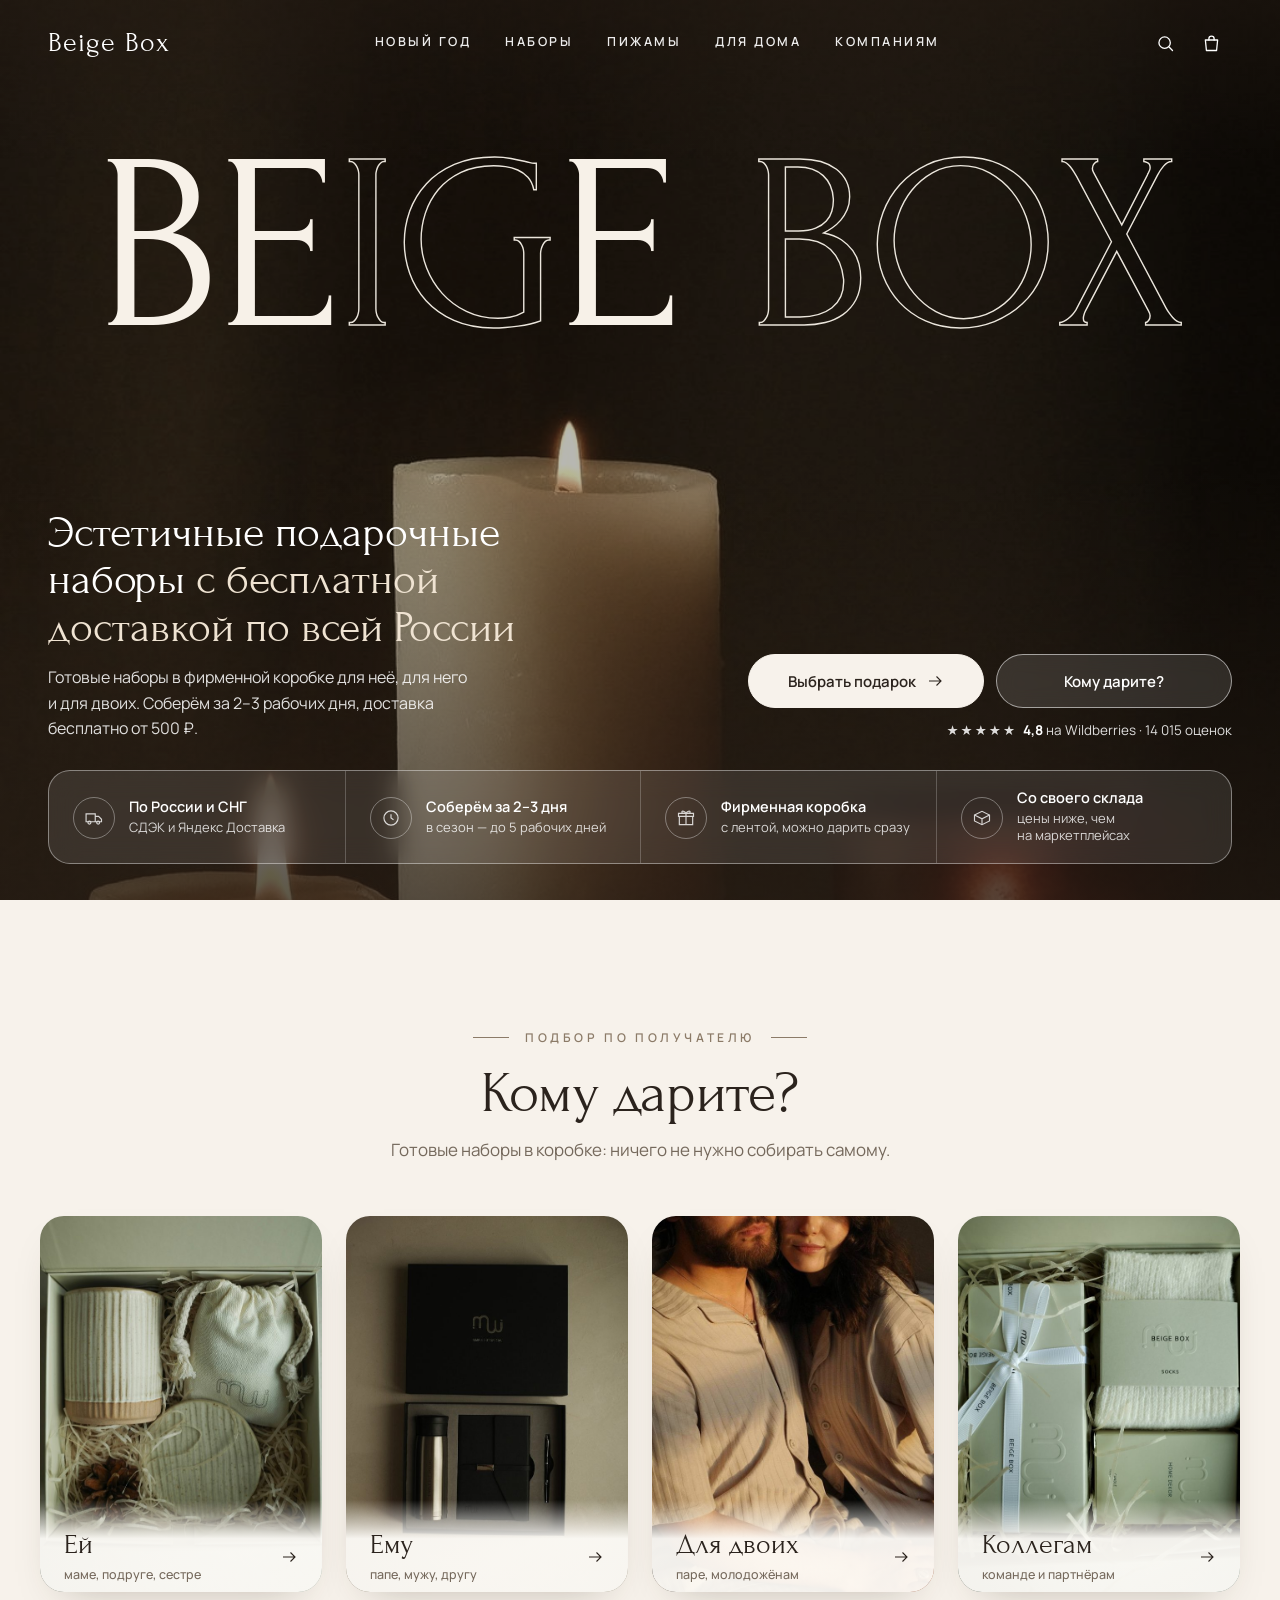
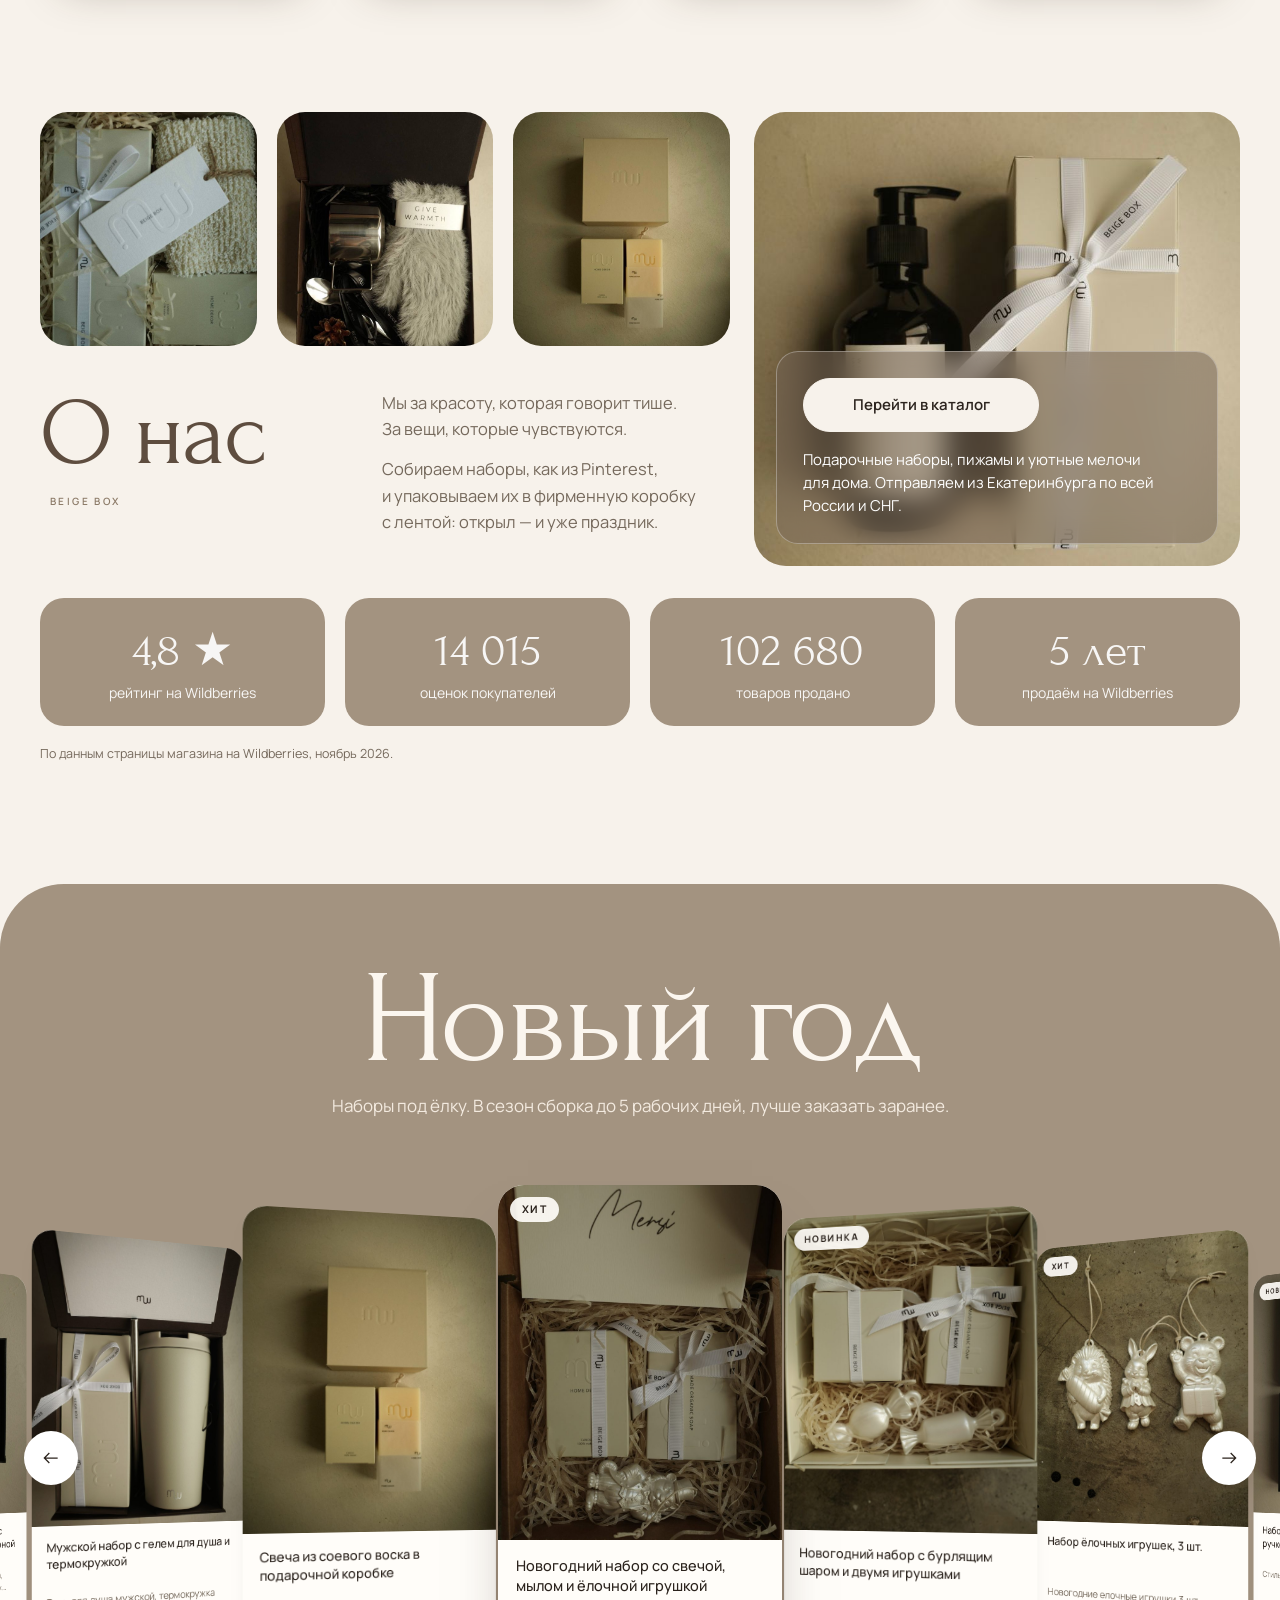
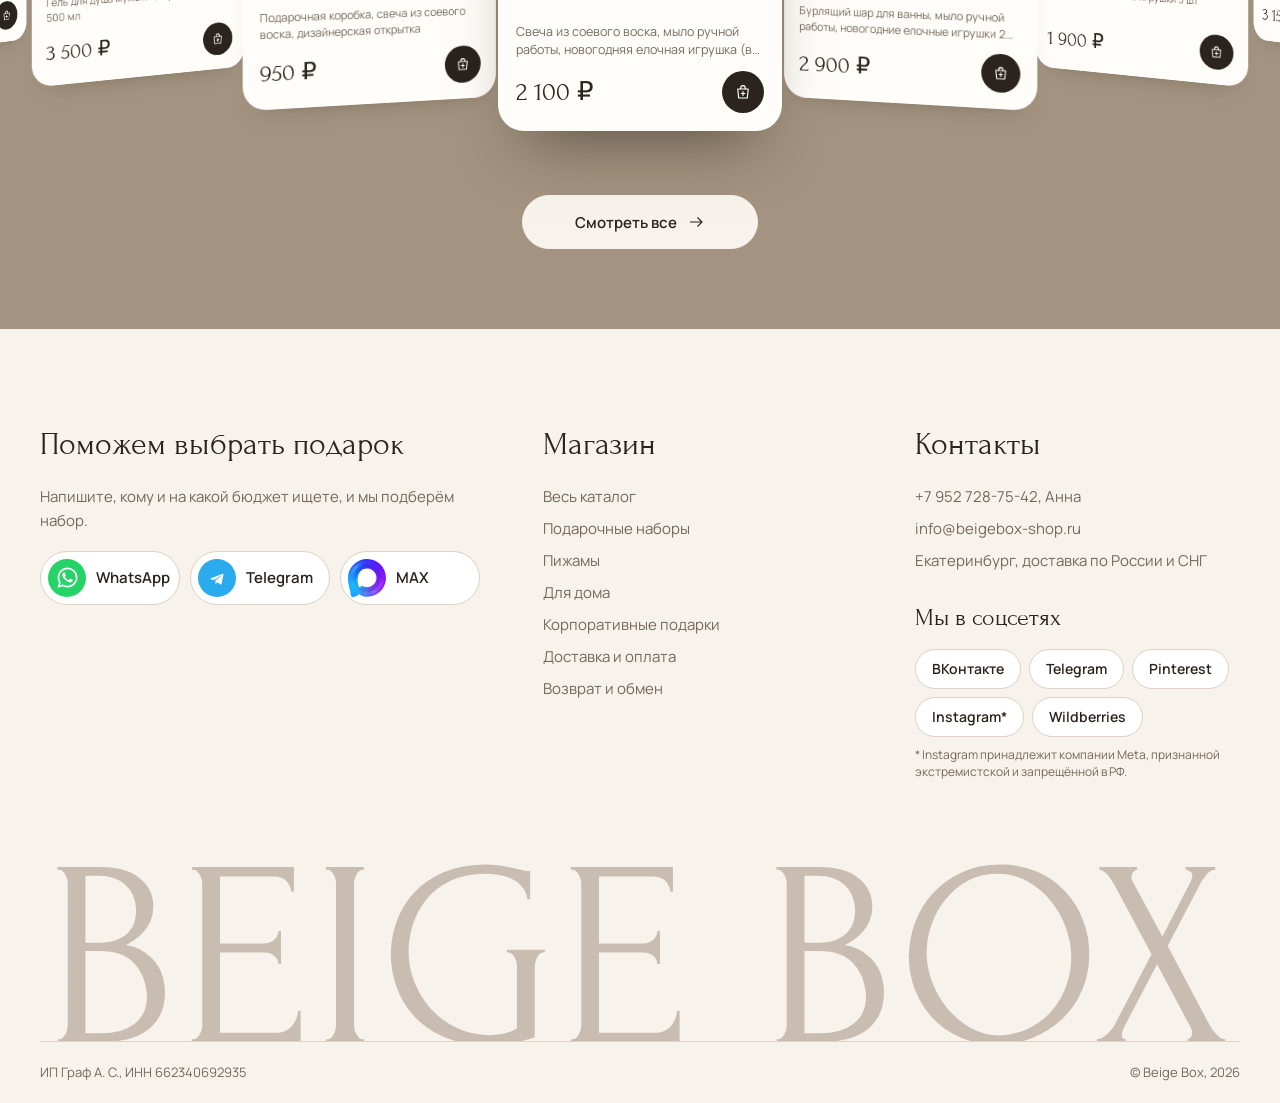
<file: index.html>
<!doctype html>
<html lang="ru">
<head>
<meta charset="utf-8"><meta name="robots" content="noindex,nofollow">
<meta name="viewport" content="width=device-width, initial-scale=1">
<title>Beige Box — эстетичные подарочные наборы</title>
<meta name="description" content="Подарочные наборы, пижамы и уютные мелочи для дома в фирменной коробке. Бесплатная доставка по России от 500 ₽.">
<link rel="preconnect" href="https://fonts.googleapis.com">
<link rel="preconnect" href="https://fonts.gstatic.com" crossorigin>
<link href="https://fonts.googleapis.com/css2?family=Forum&family=Manrope:wght@400;500;600;700&display=swap" rel="stylesheet">
<link rel="stylesheet" href="css/style.css?v=2">
</head>
<body class="home" data-page="index">
<div id="site-header"></div>

<!-- ===== 1. Первый экран ===== -->
<div class="hero">
  <picture class="hero-bg">
    <source media="(max-width:760px)" srcset="img/home/hero-candles-m.jpg?v=2">
    <img class="stock" src="img/home/hero-candles-w.jpg?v=2" alt="Горящие свечи на&nbsp;столе в&nbsp;тёплом свете">
  </picture>
  <div class="hero-in">
    <div class="word" aria-hidden="true">
      <span class="w" id="word"><span class="s">B</span><span class="s">E</span><span class="o">I</span><span class="o">G</span><span class="s">E</span><span class="gap"></span><span class="o">B</span><span class="o">O</span><span class="o">X</span></span>
    </div>

    <div class="hero-row">
      <div>
        <h1>Эстетичные подарочные наборы <em>с&nbsp;бесплатной доставкой по&nbsp;всей России</em></h1>
        <p class="lead">Готовые наборы в&nbsp;фирменной коробке для неё, для него и&nbsp;для двоих. Соберём за&nbsp;<span class="nw">2–3</span>&nbsp;рабочих дня, доставка бесплатно от&nbsp;500&nbsp;₽.</p>
      </div>
      <div class="hero-cta">
        <div class="btns">
          <a class="btn light" href="catalog.html?occ=ny">Выбрать подарок <svg class="arr" viewBox="0 0 24 24" fill="none" stroke="currentColor" stroke-width="1.5"><path d="M4 12h16m-6-6 6 6-6 6"/></svg></a>
          <a class="btn glass" href="#who">Кому дарите?</a>
        </div>
        <div class="rating"><span class="st">★★★★★</span><b>4,8</b> на&nbsp;Wildberries · 14&nbsp;015&nbsp;оценок</div>
      </div>
    </div>

    <div class="perks" id="perks">
      <div class="perk"><span class="pi"><svg viewBox="0 0 24 24" fill="none" stroke="currentColor" stroke-width="1.4"><path d="M2.5 7h11v9.5h-11zM13.5 10h4l3.5 3.5v3h-7.5"/><circle cx="6.5" cy="17.5" r="1.8"/><circle cx="17" cy="17.5" r="1.8"/></svg></span><div><b>По&nbsp;России и&nbsp;СНГ</b><span>СДЭК и&nbsp;Яндекс Доставка</span></div></div>
      <div class="perk"><span class="pi"><svg viewBox="0 0 24 24" fill="none" stroke="currentColor" stroke-width="1.4"><circle cx="12" cy="12" r="8.5"/><path d="M12 7.5V12l3 2"/></svg></span><div><b>Соберём за&nbsp;<span class="nw">2–3</span>&nbsp;дня</b><span>в&nbsp;сезон&nbsp;— до&nbsp;5&nbsp;рабочих дней</span></div></div>
      <div class="perk"><span class="pi"><svg viewBox="0 0 24 24" fill="none" stroke="currentColor" stroke-width="1.4"><path d="M4 10h16v10H4zM3 6.5h18V10H3zM12 6.5V20"/><path d="M12 6.5C10.5 3.5 7 3 7 5s5 1.5 5 1.5c1.5-3 5-3.5 5-1.5s-5 1.5-5 1.5"/></svg></span><div><b>Фирменная коробка</b><span>с&nbsp;лентой, можно дарить сразу</span></div></div>
      <div class="perk"><span class="pi"><svg viewBox="0 0 24 24" fill="none" stroke="currentColor" stroke-width="1.4"><path d="M3 8.5 12 4l9 4.5v7L12 20l-9-4.5z"/><path d="M3 8.5 12 13l9-4.5M12 13v7"/></svg></span><div><b>Со&nbsp;своего склада</b><span>цены ниже, чем на&nbsp;маркетплейсах</span></div></div>
    </div>
  </div>
</div>

<!-- преимущества на телефоне — под фото -->
<div class="perks-m" id="perksM"></div>

<main>
  <!-- ===== 2. Кому дарите ===== -->
  <section id="who">
    <div class="wrap">
      <div class="center">
        <span class="eyebrow">Подбор по&nbsp;получателю</span>
        <h2>Кому дарите?</h2>
        <p class="sub">Готовые наборы в&nbsp;коробке: ничего не&nbsp;нужно собирать самому.</p>
      </div>
      <div class="cats">
        <a class="cat" href="catalog.html?who=her"><img src="img/home/who-her.jpg" alt="Набор с&nbsp;керамической кружкой в&nbsp;коробке" loading="lazy"><span class="lbl"><span><span class="serif">Ей</span><small>маме, подруге, сестре</small></span><svg class="arr" viewBox="0 0 24 24" fill="none" stroke="currentColor" stroke-width="1.5"><path d="M4 12h16m-6-6 6 6-6 6"/></svg></span></a>
        <a class="cat" href="catalog.html?who=him"><img src="img/home/who-him.jpg" alt="Мужской набор с&nbsp;термосом и&nbsp;блокнотом" loading="lazy"><span class="lbl"><span><span class="serif">Ему</span><small>папе, мужу, другу</small></span><svg class="arr" viewBox="0 0 24 24" fill="none" stroke="currentColor" stroke-width="1.5"><path d="M4 12h16m-6-6 6 6-6 6"/></svg></span></a>
        <a class="cat" href="catalog.html?who=two"><img src="img/home/who-two.jpg" alt="Пара в&nbsp;одинаковых пижамах" loading="lazy"><span class="lbl"><span><span class="serif">Для&nbsp;двоих</span><small>паре, молодожёнам</small></span><svg class="arr" viewBox="0 0 24 24" fill="none" stroke="currentColor" stroke-width="1.5"><path d="M4 12h16m-6-6 6 6-6 6"/></svg></span></a>
        <a class="cat" href="corporate.html"><img src="img/home/who-work.jpg" alt="Наборы с&nbsp;лентой Beige Box" loading="lazy"><span class="lbl"><span><span class="serif">Коллегам</span><small>команде и&nbsp;партнёрам</small></span><svg class="arr" viewBox="0 0 24 24" fill="none" stroke="currentColor" stroke-width="1.5"><path d="M4 12h16m-6-6 6 6-6 6"/></svg></span></a>
      </div>
    </div>
  </section>

  <!-- ===== 3. О нас ===== -->
  <section>
    <div class="wrap about">
      <div class="tiles">
        <div class="tile"><img src="img/home/t1.jpg" alt="Набор в&nbsp;коробке с&nbsp;белой лентой" loading="lazy"></div>
        <div class="tile"><img src="img/home/t2.jpg" alt="Набор с&nbsp;пушистой варежкой в&nbsp;тёмной коробке" loading="lazy"></div>
        <div class="tile"><img src="img/home/t3.jpg" alt="Свечи ручной работы Beige Box" loading="lazy"></div>
      </div>
      <div class="about-big">
        <img src="img/home/t4.jpg" alt="Гель для душа и&nbsp;коробка с&nbsp;лентой Beige Box" loading="lazy">
        <div class="gl">
          <a class="btn light" href="catalog.html">Перейти в&nbsp;каталог</a>
          <p>Подарочные наборы, пижамы и&nbsp;уютные мелочи для&nbsp;дома. Отправляем из&nbsp;Екатеринбурга по&nbsp;всей России и&nbsp;СНГ.</p>
        </div>
      </div>
      <div class="about-left">
        <h2 class="about-title">О&nbsp;нас<small>Beige Box</small></h2>
        <div class="about-txt">
          <p>Мы за&nbsp;красоту, которая говорит тише. За&nbsp;вещи, которые чувствуются.</p>
          <p>Собираем наборы, как из&nbsp;Pinterest, и&nbsp;упаковываем их&nbsp;в&nbsp;фирменную коробку с&nbsp;лентой: открыл&nbsp;— и&nbsp;уже праздник.</p>
        </div>
      </div>
      <div class="stats">
        <div class="stat"><span class="serif">4,8&nbsp;★</span><span>рейтинг на&nbsp;Wildberries</span></div>
        <div class="stat"><span class="serif">14&nbsp;015</span><span>оценок покупателей</span></div>
        <div class="stat"><span class="serif">102&nbsp;680</span><span>товаров продано</span></div>
        <div class="stat"><span class="serif">5&nbsp;лет</span><span>продаём на&nbsp;Wildberries</span></div>
      </div>
      <p class="src">По&nbsp;данным страницы магазина на&nbsp;Wildberries, ноябрь 2026.</p>
    </div>
  </section>

  <!-- ===== 4. Новый год ===== -->
  <div class="ny">
    <h2 class="ny-title">Новый год</h2>
    <p class="sub">Наборы под&nbsp;ёлку. В&nbsp;сезон сборка до&nbsp;5&nbsp;рабочих дней, лучше заказать заранее.</p>
    <div class="car">
      <button class="round l" id="prev" aria-label="Назад"><svg viewBox="0 0 24 24" fill="none" stroke="currentColor" stroke-width="1.5"><path d="M20 12H4m6-6-6 6 6 6"/></svg></button>
      <div class="track" id="track"></div>
      <button class="round r" id="next" aria-label="Вперёд"><svg viewBox="0 0 24 24" fill="none" stroke="currentColor" stroke-width="1.5"><path d="M4 12h16m-6-6 6 6-6 6"/></svg></button>
    </div>
    <div class="all"><a class="btn light" href="catalog.html?occ=ny">Смотреть все <svg class="arr" viewBox="0 0 24 24" fill="none" stroke="currentColor" stroke-width="1.5"><path d="M4 12h16m-6-6 6 6-6 6"/></svg></a></div>
  </div>
</main>

<div id="site-footer"></div>

<script src="js/products.js?v=1"></script>
<script src="js/main.js?v=1"></script>
<script>
/* новогодние наборы — живые карточки из каталога, кнопка сразу кладёт в корзину */
const NY = ['b03','b04','b12','b05','b08','b09','b07','b10'].map(byId).filter(Boolean);
const tr = document.getElementById('track');
tr.innerHTML = NY.map(cardHTML).join('');
/* карусель-«веер»: центральная карточка крупно, боковые меньше и повёрнуты к центру */
const cards = [...tr.querySelectorAll('.card')], N = cards.length;
let cur = 0, prevOff = [];
const RM = matchMedia('(prefers-reduced-motion: reduce)').matches;
function layout() {
  const m = innerWidth <= 760, w = cards[0].offsetWidth;
  const gap = w * (m ? .62 : .94), deg = m ? 26 : 22, vis = m ? 2 : 3;
  tr.style.height = Math.max(...cards.map(k => k.offsetHeight)) + (m ? 24 : 40) + 'px';
  cards.forEach((k, i) => {
    let o = ((i - cur) % N + N) % N; if (o > N / 2) o -= N;
    const a = Math.abs(o), x = Math.sign(o) * gap * (a - a * (a - 1) * .07);
    if (prevOff[i] !== undefined && Math.abs(o - prevOff[i]) > 1) { k.style.transition = 'none'; requestAnimationFrame(() => requestAnimationFrame(() => k.style.transition = '')); }
    prevOff[i] = o;
    k.style.transform = `translateX(${x}px) rotateY(${-o * deg}deg) scale(${1 - a * .1})`;
    k.style.zIndex = 10 - a;
    k.style.opacity = a > vis ? 0 : 1;
    k.style.pointerEvents = a > vis ? 'none' : '';
    k.classList.toggle('on', o === 0);
  });
}
const go = d => { cur = (cur + d + N) % N; layout(); };
document.getElementById('prev').onclick = () => { go(-1); hold(); };
document.getElementById('next').onclick = () => { go(1); hold(); };
/* клик по боковой карточке — сначала выводим её в центр */
cards.forEach((k, i) => k.addEventListener('click', e => {
  if (moved) { e.preventDefault(); return; }
  if (i !== cur) { e.preventDefault(); let d = i - cur; if (d > N / 2) d -= N; if (d < -N / 2) d += N; go(d); hold(); }
}, true));
/* свайп пальцем и перетаскивание мышью */
let sx = null, moved = false;
tr.addEventListener('pointerdown', e => { sx = e.clientX; moved = false; });
tr.addEventListener('pointermove', e => { if (sx !== null && Math.abs(e.clientX - sx) > 10) moved = true; });
addEventListener('pointerup', e => { if (sx === null) return; const dx = e.clientX - sx; sx = null; if (Math.abs(dx) > 40) { go(dx < 0 ? 1 : -1); hold(); } setTimeout(() => moved = false, 0); });
tr.addEventListener('dragstart', e => e.preventDefault());
/* сама листается раз в 4 секунды, замирает под курсором */
let timer = null, paused = false;
const tick = () => { clearInterval(timer); if (!RM) timer = setInterval(() => { if (!paused && !document.hidden) go(1); }, 4000); };
const hold = tick;
tr.addEventListener('mouseenter', () => paused = true);
tr.addEventListener('mouseleave', () => paused = false);
tick();

/* преимущества на телефоне — та же четвёрка */
document.getElementById('perksM').innerHTML = document.getElementById('perks').innerHTML;

function fitHero() { fitWord(document.getElementById('word'), document.querySelector('.word'), innerWidth <= 760 ? 1 : .92); layout(); }
addEventListener('resize', fitHero);
fitHero();
if (document.fonts) document.fonts.ready.then(fitHero);
</script>
</body>
</html>
</file>
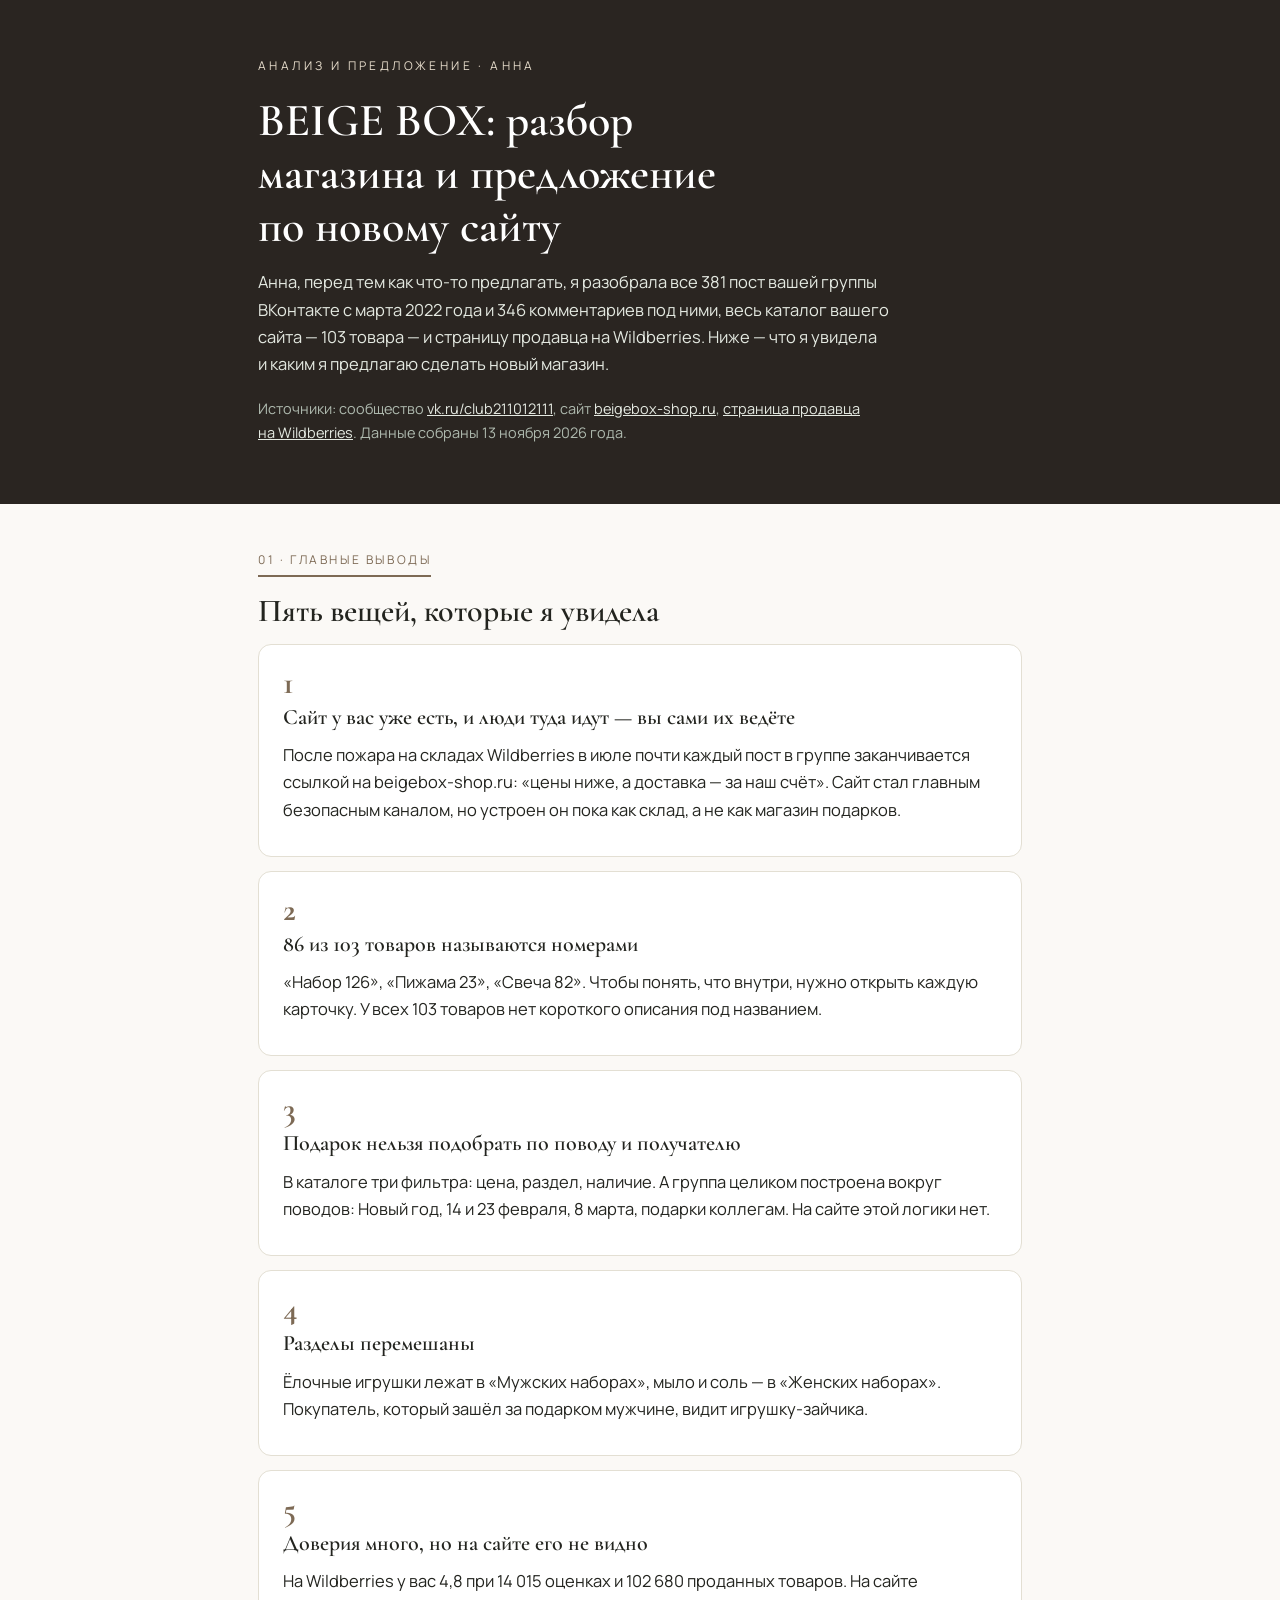
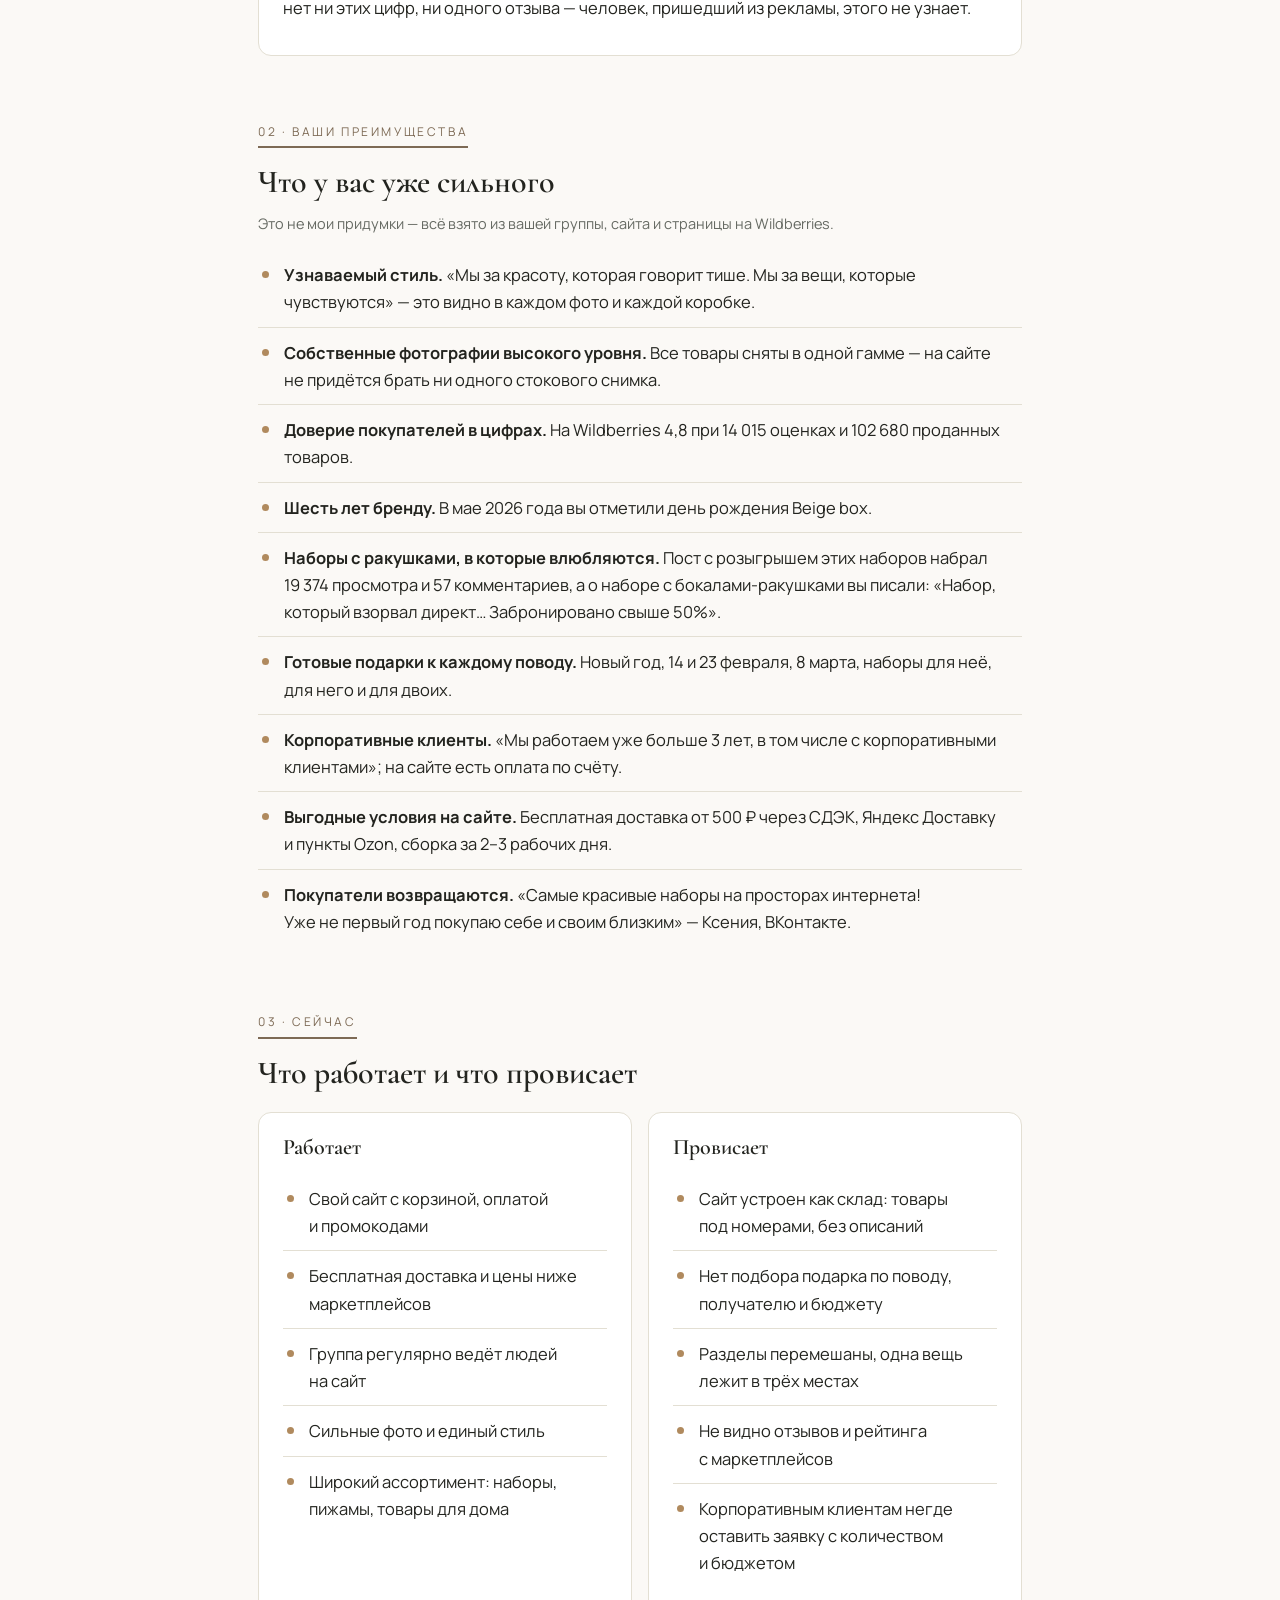
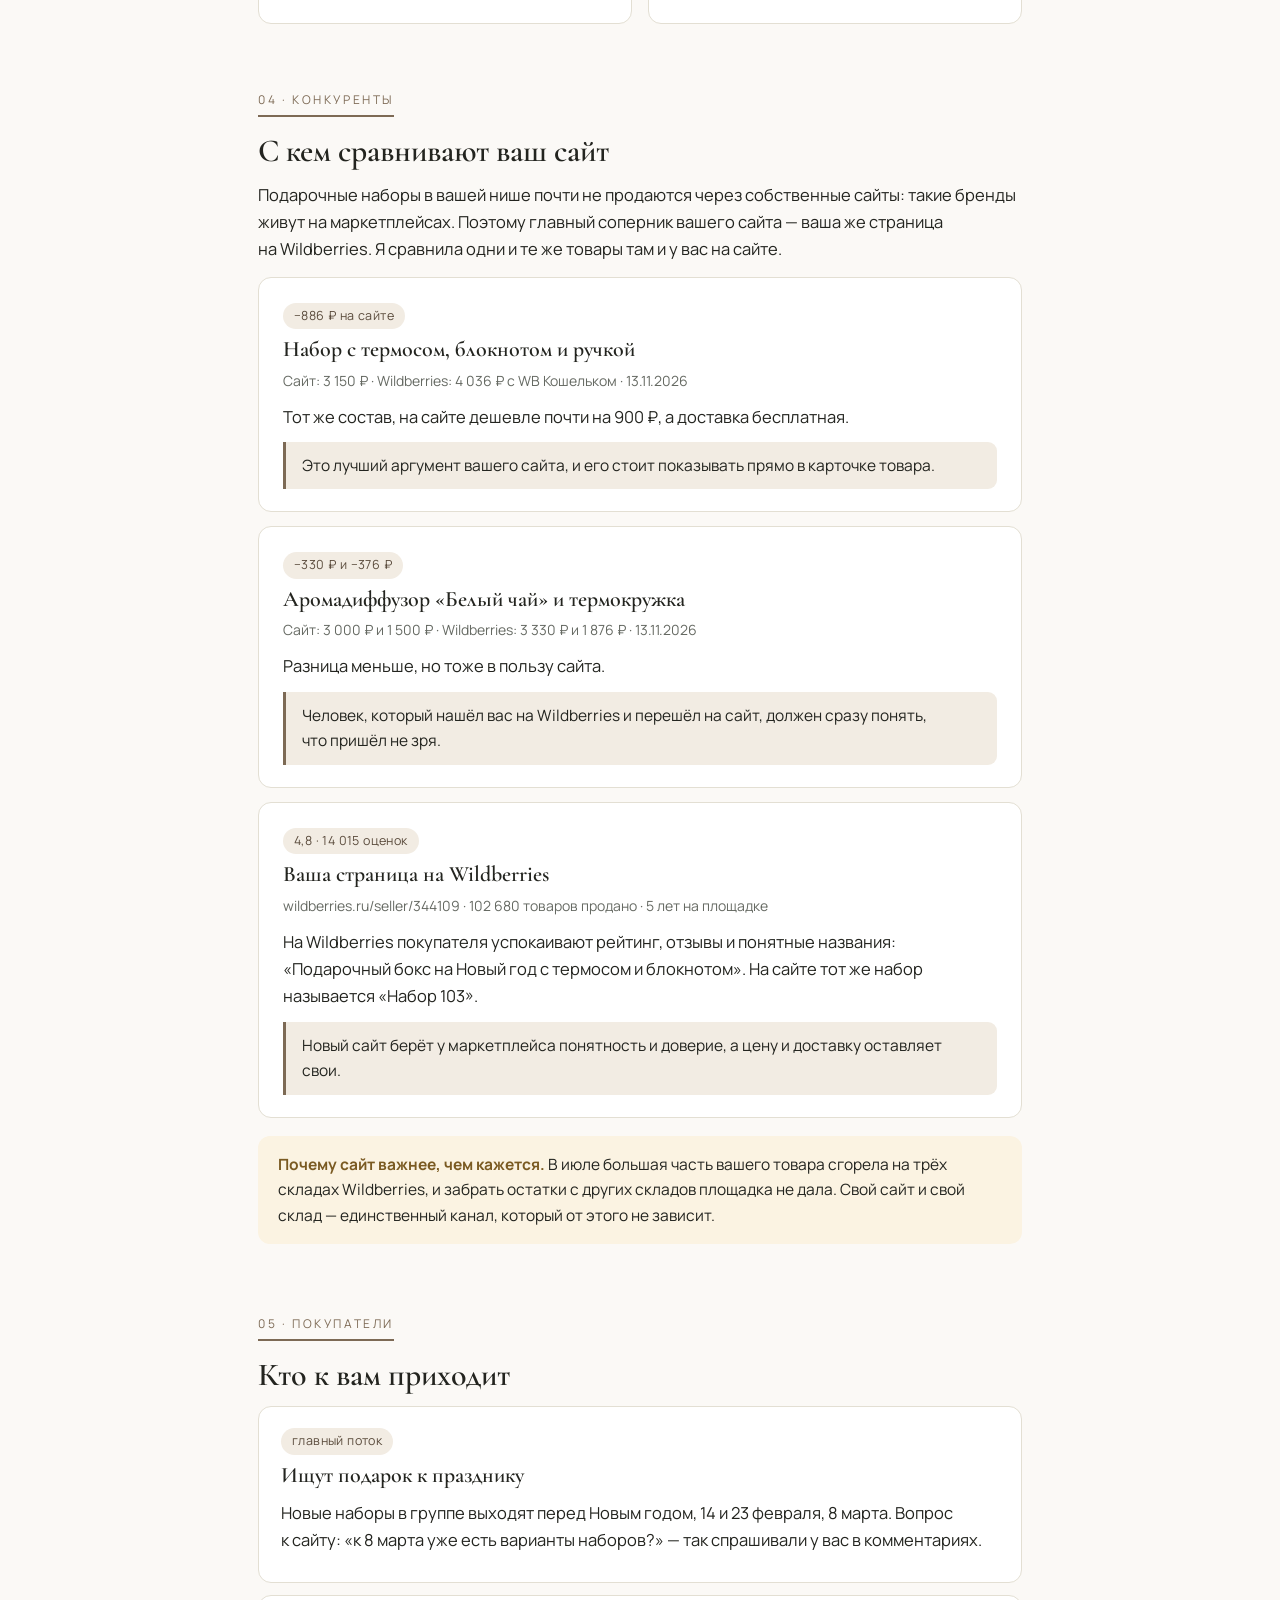
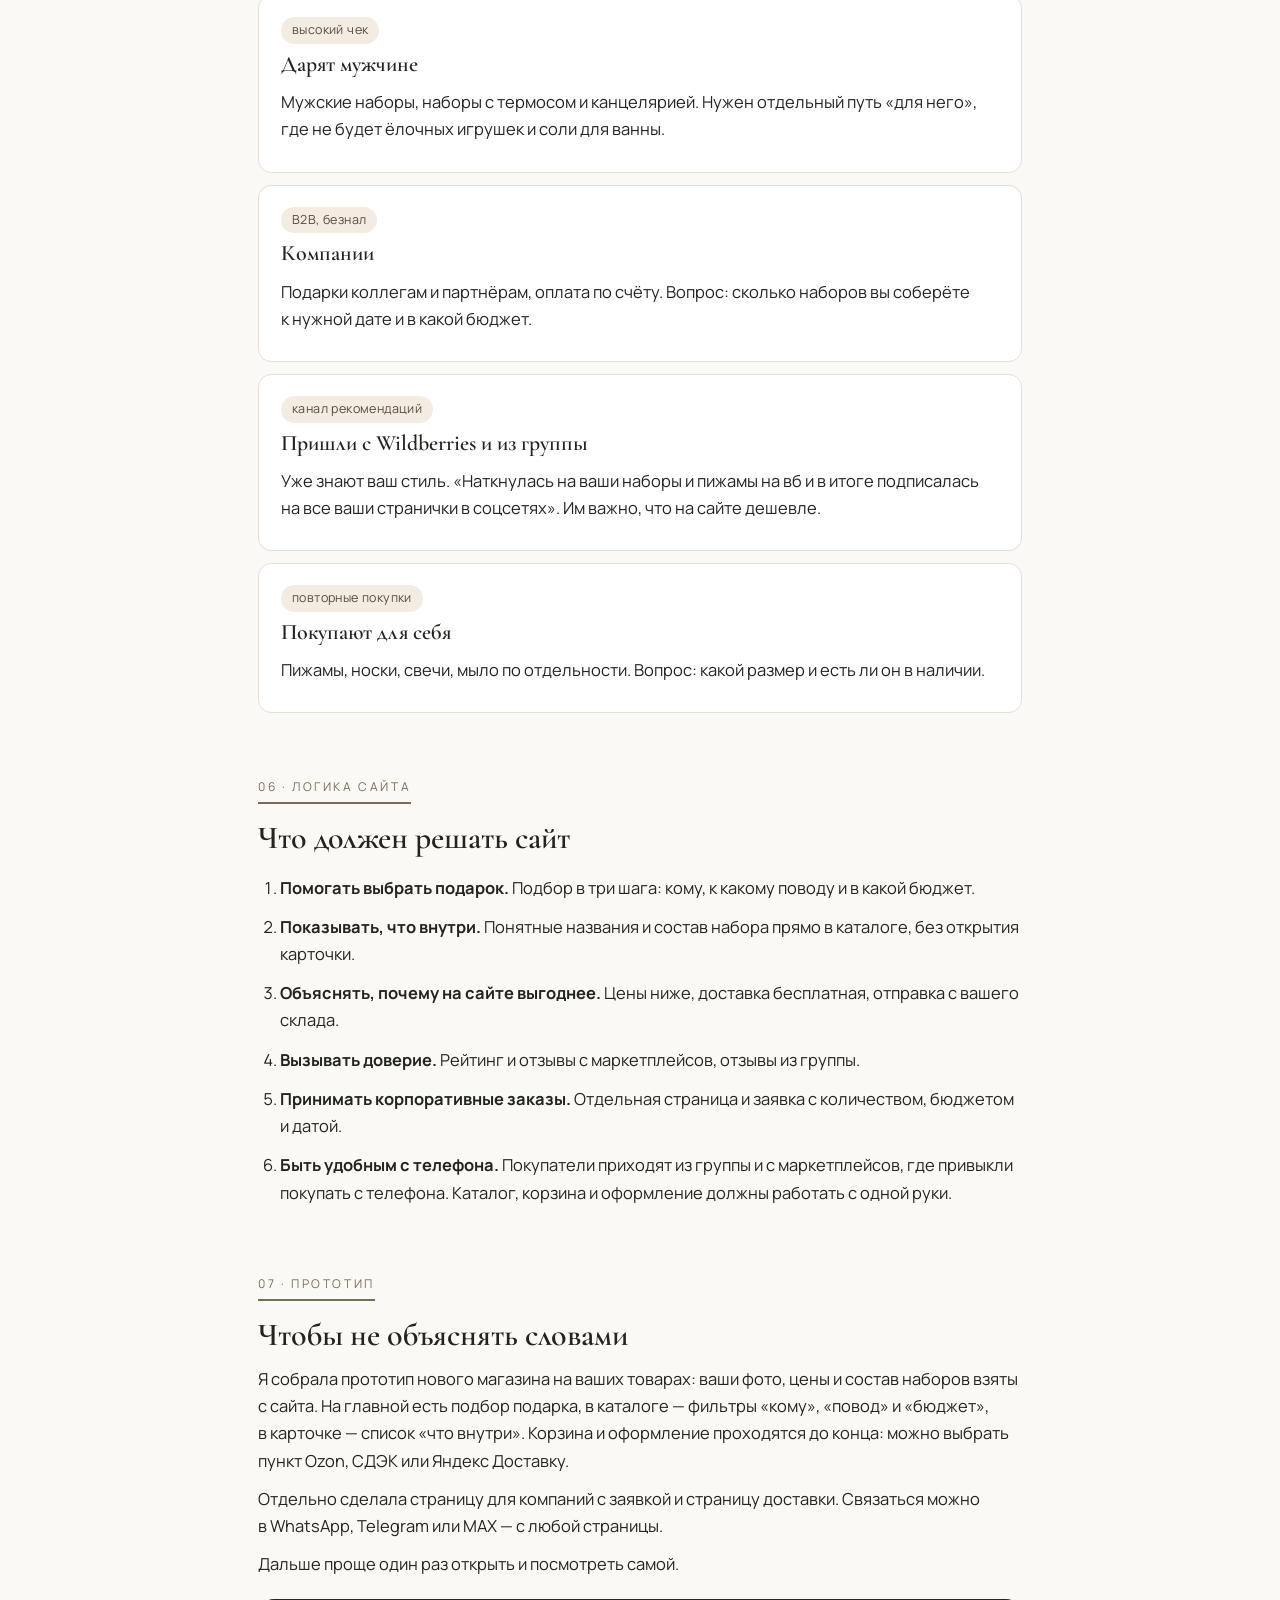
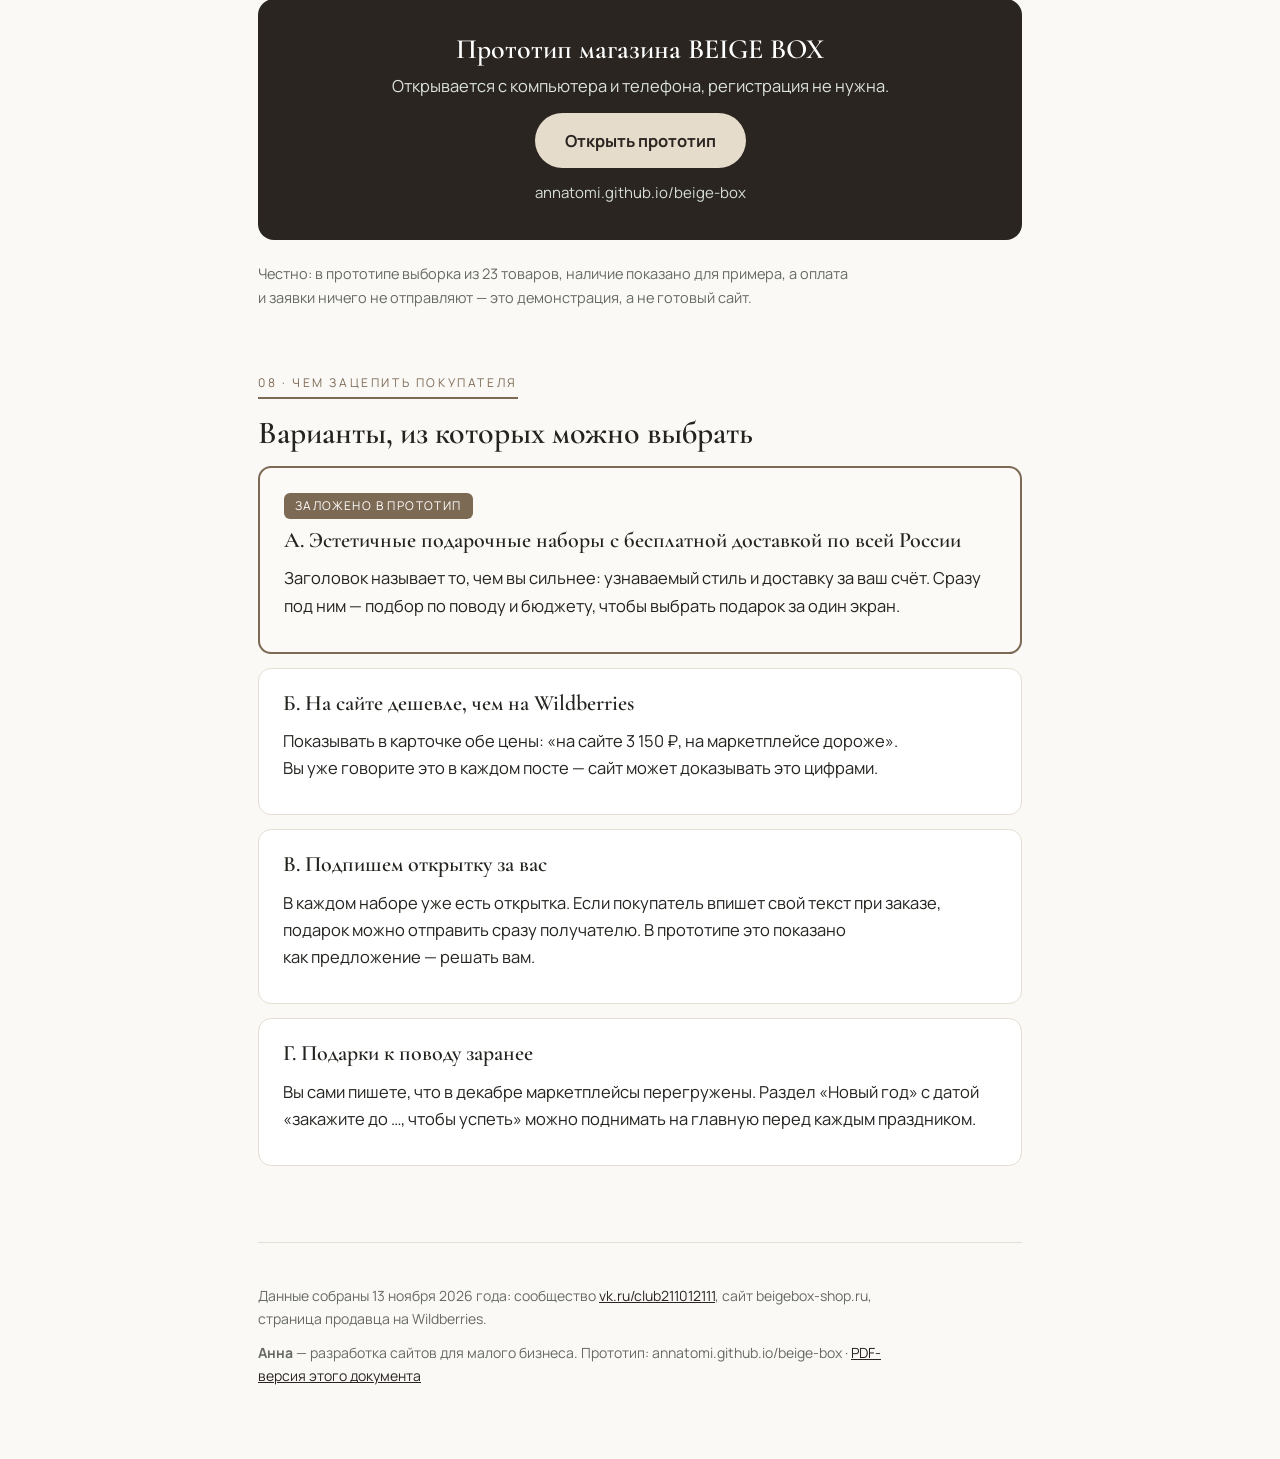
<file: kp/index.html>
<!doctype html>
<html lang="ru">
<head>
<meta charset="utf-8"><meta name="robots" content="noindex,nofollow">
<meta name="viewport" content="width=device-width, initial-scale=1">
<meta name="robots" content="noindex, nofollow">
<title>BEIGE BOX&nbsp;— анализ и&nbsp;предложение по&nbsp;сайту</title>
<link rel="preconnect" href="https://fonts.googleapis.com">
<link rel="preconnect" href="https://fonts.gstatic.com" crossorigin>
<link href="https://fonts.googleapis.com/css2?family=Cormorant+Garamond:wght@500;600;700&family=Manrope:wght@400;500;600;700&display=swap" rel="stylesheet">
<style>
/* Роли цветов постоянные, значения — под клиента: акцент из логотипа или обложки группы */
:root{
  --sage:#7D6A55; --sage-dark:#2A2521; --sage-ink:#5B4C3D; --gold:#B08A5E; --mint:#E6DCCB;
  --bg:#FBF9F6; --paper:#fff; --ink:#23241F; --muted:#666A63; --line:#E3DFD3; --tint:#F2ECE3; --warn:#FBF3E2;
}
*{box-sizing:border-box}
body{margin:0;background:var(--bg);color:var(--ink);font:16.5px/1.65 Manrope,system-ui,sans-serif}
.wrap{max-width:820px;margin:0 auto;padding:0 28px}
h1,h2,h3{font-family:'Cormorant Garamond',Georgia,serif;font-weight:600;line-height:1.15;margin:0}
h1{font-size:46px;margin-bottom:16px}
h2{font-size:32px;margin:0 0 6px}
h3{font-size:22px;margin:0 0 6px}
p{margin:11px 0}
.sub{color:var(--muted);font-size:14.5px}
p.sub{max-width:72ch}
header{background:var(--sage-dark);color:#fff;padding:56px 0 48px}
header .eyebrow{letter-spacing:3.4px;text-transform:uppercase;font-size:12px;color:var(--mint);margin-bottom:18px}
header h1{color:#fff;max-width:24ch}
header p{color:#E4E9E1;max-width:64ch}
header .sub{color:#AEB9AE;margin-top:20px}
header a{color:#E4E9E1}
section{padding:46px 0 6px}
.sec-num{display:block;width:max-content;font-size:12px;letter-spacing:2.6px;text-transform:uppercase;color:var(--sage);border-bottom:2px solid var(--sage);padding-bottom:5px;margin-bottom:16px}
.card{background:var(--paper);border:1px solid var(--line);border-radius:13px;padding:22px 24px;margin:14px 0}
.card .n{font-family:'Cormorant Garamond',serif;font-size:32px;font-weight:700;color:var(--sage);line-height:1;margin-bottom:6px}
.grid.two{display:grid;grid-template-columns:1fr 1fr;gap:16px}
@media(max-width:760px){.grid.two{grid-template-columns:1fr} h1{font-size:36px}}
.adv{list-style:none;padding:0;margin:14px 0}
.adv li{padding:11px 0 11px 26px;border-bottom:1px solid var(--line);position:relative}
.adv li:before{content:"";position:absolute;left:4px;top:21px;width:7px;height:7px;border-radius:50%;background:var(--gold)}
.adv li:last-child{border:0}
.why{background:var(--tint);border-left:3px solid var(--sage);border-radius:0 9px 9px 0;padding:11px 16px;margin-top:12px;font-size:15.5px}
.seg{background:var(--paper);border:1px solid var(--line);border-radius:13px;padding:18px 22px;margin:12px 0}
.tag{display:inline-block;background:var(--tint);color:var(--sage-ink);font-size:12.5px;letter-spacing:.4px;padding:3px 11px;border-radius:999px;margin-bottom:8px}
.src{color:var(--muted);font-size:14px;margin-top:2px}
.note{background:var(--warn);border-radius:12px;padding:16px 20px;margin:18px 0;font-size:15.5px}
.note strong{color:#7A5A22}
ol.tasks{padding-left:22px}
ol.tasks li{margin:12px 0}
.cta{background:var(--sage-dark);color:#fff;border-radius:16px;padding:34px;text-align:center;margin:22px 0}
.cta h3{color:#fff;font-size:28px}
.cta a.btn{display:inline-block;background:var(--mint);color:var(--sage-dark);padding:14px 30px;border-radius:999px;text-decoration:none;font-weight:700;margin-top:14px}
.cta .url{display:block;margin-top:13px;color:#D6DED4;font-size:15px;word-break:break-all}
.cta p{color:#DCE3DA;max-width:56ch;margin:0 auto}
.offer{background:var(--paper);border:1px solid var(--line);border-radius:13px;padding:22px 24px;margin:14px 0}
.offer-main{border:2px solid var(--sage);background:#FCFAF6}
.badge{display:inline-block;background:var(--sage);color:#fff;font-size:12px;letter-spacing:1.4px;text-transform:uppercase;padding:3px 11px;border-radius:6px;margin-bottom:9px}
blockquote{margin:14px 0;padding:14px 20px;background:var(--paper);border-left:3px solid var(--gold);border-radius:0 9px 9px 0;font-style:italic;color:#353B36}
footer{margin-top:56px;padding:30px 0 60px;border-top:1px solid var(--line);color:var(--muted);font-size:14px}
footer p{max-width:70ch}
footer a{color:var(--sage-dark)}
@media print{
  body{background:#fff;font-size:11.5pt}
  .wrap{max-width:100%;padding:0 14mm}
  header{padding:16mm 0 11mm;-webkit-print-color-adjust:exact;print-color-adjust:exact}
  section{padding:7mm 0 0}
  h2{margin-top:2mm}
  .adv li{padding:7px 0 7px 24px}
  p{margin:8px 0}
  .card,.seg,.offer,.cta,.note,.why,blockquote{page-break-inside:avoid;break-inside:avoid;-webkit-print-color-adjust:exact;print-color-adjust:exact}
  h2,h3,.sec-num{page-break-after:avoid;break-after:avoid}
  .card,.seg,.offer{padding:16px 20px;margin:10px 0}
  .why{margin-top:9px;padding:9px 14px}
  .cta{padding:24px;margin:16px 0}
  footer{margin-top:28px;padding:18px 0 20px}
  h1{font-size:28pt}h2{font-size:20pt}h3{font-size:14pt}
  a{color:inherit;text-decoration:none}
  @page{margin:0}
}
</style>
</head>
<body>

<header>
  <div class="wrap">
    <div class="eyebrow">Анализ и&nbsp;предложение · Анна</div>
    <h1>BEIGE BOX: разбор магазина и&nbsp;предложение по&nbsp;новому сайту</h1>
    <p>Анна, перед&nbsp;тем&nbsp;как&nbsp;что-то предлагать, я&nbsp;разобрала все&nbsp;381 пост вашей группы ВКонтакте с&nbsp;марта 2022 года и&nbsp;346 комментариев под&nbsp;ними, весь&nbsp;каталог вашего сайта&nbsp;— 103 товара&nbsp;— и&nbsp;страницу продавца на&nbsp;Wildberries. Ниже&nbsp;— что&nbsp;я&nbsp;увидела и&nbsp;каким я&nbsp;предлагаю сделать новый магазин.</p>
    <p class="sub">Источники: сообщество <a href="https://vk.ru/club211012111">vk.ru/club211012111</a>, сайт <a href="https://beigebox-shop.ru/">beigebox-shop.ru</a>, <a href="https://www.wildberries.ru/seller/344109">страница продавца на&nbsp;Wildberries</a>. Данные собраны 13 ноября 2026 года.</p>
  </div>
</header>

<div class="wrap">

<section>
  <span class="sec-num">01 · Главные выводы</span>
  <h2>Пять вещей, которые я&nbsp;увидела</h2>
  <div class="card">
    <div class="n">1</div>
    <h3>Сайт у&nbsp;вас уже&nbsp;есть, и&nbsp;люди туда идут&nbsp;— вы&nbsp;сами их&nbsp;ведёте</h3>
    <p>После&nbsp;пожара на&nbsp;складах Wildberries в&nbsp;июле почти каждый пост в&nbsp;группе заканчивается ссылкой на&nbsp;beigebox-shop.ru: «цены ниже, а&nbsp;доставка&nbsp;— за&nbsp;наш&nbsp;счёт». Сайт стал главным безопасным каналом, но&nbsp;устроен он&nbsp;пока как&nbsp;склад, а&nbsp;не&nbsp;как&nbsp;магазин подарков.</p>
  </div>
  <div class="card">
    <div class="n">2</div>
    <h3>86 из&nbsp;103 товаров называются номерами</h3>
    <p>«Набор 126», «Пижама 23», «Свеча 82». Чтобы&nbsp;понять, что&nbsp;внутри, нужно открыть каждую карточку. У&nbsp;всех 103 товаров нет&nbsp;короткого описания под&nbsp;названием.</p>
  </div>
  <div class="card">
    <div class="n">3</div>
    <h3>Подарок нельзя подобрать по&nbsp;поводу и&nbsp;получателю</h3>
    <p>В&nbsp;каталоге три фильтра: цена, раздел, наличие. А&nbsp;группа целиком построена вокруг поводов: Новый год, 14 и&nbsp;23 февраля, 8 марта, подарки коллегам. На&nbsp;сайте этой&nbsp;логики нет.</p>
  </div>
  <div class="card">
    <div class="n">4</div>
    <h3>Разделы перемешаны</h3>
    <p>Ёлочные игрушки лежат в&nbsp;«Мужских наборах», мыло и&nbsp;соль&nbsp;— в&nbsp;«Женских наборах». Покупатель, который зашёл за&nbsp;подарком мужчине, видит игрушку-зайчика.</p>
  </div>
  <div class="card">
    <div class="n">5</div>
    <h3>Доверия много, но&nbsp;на&nbsp;сайте его&nbsp;не&nbsp;видно</h3>
    <p>На&nbsp;Wildberries у&nbsp;вас 4,8 при&nbsp;14&nbsp;015 оценках и&nbsp;102&nbsp;680 проданных товаров. На&nbsp;сайте нет&nbsp;ни&nbsp;этих цифр, ни&nbsp;одного отзыва&nbsp;— человек, пришедший из&nbsp;рекламы, этого не&nbsp;узнает.</p>
  </div>
</section>

<section>
  <span class="sec-num">02 · Ваши преимущества</span>
  <h2>Что&nbsp;у&nbsp;вас уже&nbsp;сильного</h2>
  <p class="sub">Это&nbsp;не&nbsp;мои придумки&nbsp;— всё взято из&nbsp;вашей группы, сайта и&nbsp;страницы на&nbsp;Wildberries.</p>
  <ul class="adv">
    <li><b>Узнаваемый стиль.</b> «Мы&nbsp;за&nbsp;красоту, которая говорит тише. Мы&nbsp;за&nbsp;вещи, которые чувствуются»&nbsp;— это&nbsp;видно в&nbsp;каждом фото и&nbsp;каждой коробке.</li>
    <li><b>Собственные фотографии высокого уровня.</b> Все&nbsp;товары сняты в&nbsp;одной гамме&nbsp;— на&nbsp;сайте не&nbsp;придётся брать ни&nbsp;одного стокового снимка.</li>
    <li><b>Доверие покупателей в&nbsp;цифрах.</b> На&nbsp;Wildberries 4,8 при&nbsp;14&nbsp;015 оценках и&nbsp;102&nbsp;680 проданных товаров.</li>
    <li><b>Шесть лет бренду.</b> В&nbsp;мае 2026 года вы&nbsp;отметили день рождения Beige box.</li>
    <li><b>Наборы с&nbsp;ракушками, в&nbsp;которые влюбляются.</b> Пост с&nbsp;розыгрышем этих наборов набрал 19&nbsp;374 просмотра и&nbsp;57 комментариев, а&nbsp;о&nbsp;наборе с&nbsp;бокалами-ракушками вы&nbsp;писали: «Набор, который взорвал директ… Забронировано свыше 50%».</li>
    <li><b>Готовые подарки к&nbsp;каждому поводу.</b> Новый год, 14 и&nbsp;23 февраля, 8 марта, наборы для&nbsp;неё, для&nbsp;него и&nbsp;для&nbsp;двоих.</li>
    <li><b>Корпоративные клиенты.</b> «Мы&nbsp;работаем уже&nbsp;больше 3 лет, в&nbsp;том числе с&nbsp;корпоративными клиентами»; на&nbsp;сайте есть оплата по&nbsp;счёту.</li>
    <li><b>Выгодные условия на&nbsp;сайте.</b> Бесплатная доставка от&nbsp;500&nbsp;₽ через&nbsp;СДЭК, Яндекс Доставку и&nbsp;пункты Ozon, сборка за&nbsp;2–3 рабочих дня.</li>
    <li><b>Покупатели возвращаются.</b> «Самые красивые наборы на&nbsp;просторах интернета! Уже&nbsp;не&nbsp;первый год покупаю себе и&nbsp;своим близким»&nbsp;— Ксения, ВКонтакте.</li>
  </ul>
</section>

<section>
  <span class="sec-num">03 · Сейчас</span>
  <h2>Что&nbsp;работает и&nbsp;что&nbsp;провисает</h2>
  <div class="grid two">
    <div class="card">
      <h3>Работает</h3>
      <ul class="adv">
        <li>Свой сайт с&nbsp;корзиной, оплатой и&nbsp;промокодами</li>
        <li>Бесплатная доставка и&nbsp;цены ниже маркетплейсов</li>
        <li>Группа регулярно ведёт людей на&nbsp;сайт</li>
        <li>Сильные фото и&nbsp;единый стиль</li>
        <li>Широкий ассортимент: наборы, пижамы, товары для&nbsp;дома</li>
      </ul>
    </div>
    <div class="card">
      <h3>Провисает</h3>
      <ul class="adv">
        <li>Сайт устроен как&nbsp;склад: товары под&nbsp;номерами, без&nbsp;описаний</li>
        <li>Нет&nbsp;подбора подарка по&nbsp;поводу, получателю и&nbsp;бюджету</li>
        <li>Разделы перемешаны, одна вещь лежит в&nbsp;трёх местах</li>
        <li>Не&nbsp;видно отзывов и&nbsp;рейтинга с&nbsp;маркетплейсов</li>
        <li>Корпоративным клиентам негде оставить заявку с&nbsp;количеством и&nbsp;бюджетом</li>
      </ul>
    </div>
  </div>
</section>

<section>
  <span class="sec-num">04 · Конкуренты</span>
  <h2>С&nbsp;кем сравнивают ваш&nbsp;сайт</h2>
  <p>Подарочные наборы в&nbsp;вашей нише почти не&nbsp;продаются через&nbsp;собственные сайты: такие бренды живут на&nbsp;маркетплейсах. Поэтому главный соперник вашего сайта&nbsp;— ваша&nbsp;же страница на&nbsp;Wildberries. Я&nbsp;сравнила одни и&nbsp;те&nbsp;же товары там&nbsp;и&nbsp;у&nbsp;вас на&nbsp;сайте.</p>
  <div class="card">
    <span class="tag">−886&nbsp;₽ на&nbsp;сайте</span>
    <h3>Набор с&nbsp;термосом, блокнотом и&nbsp;ручкой</h3>
    <p class="src">Сайт: 3&nbsp;150&nbsp;₽ · Wildberries: 4&nbsp;036&nbsp;₽ с&nbsp;WB Кошельком · 13.11.2026</p>
    <p>Тот&nbsp;же состав, на&nbsp;сайте дешевле почти на&nbsp;900&nbsp;₽, а&nbsp;доставка бесплатная.</p>
    <div class="why">Это&nbsp;лучший аргумент вашего сайта, и&nbsp;его&nbsp;стоит показывать прямо в&nbsp;карточке товара.</div>
  </div>
  <div class="card">
    <span class="tag">−330&nbsp;₽ и&nbsp;−376&nbsp;₽</span>
    <h3>Аромадиффузор «Белый чай» и&nbsp;термокружка</h3>
    <p class="src">Сайт: 3&nbsp;000&nbsp;₽ и&nbsp;1&nbsp;500&nbsp;₽ · Wildberries: 3&nbsp;330&nbsp;₽ и&nbsp;1&nbsp;876&nbsp;₽ · 13.11.2026</p>
    <p>Разница меньше, но&nbsp;тоже в&nbsp;пользу сайта.</p>
    <div class="why">Человек, который нашёл вас на&nbsp;Wildberries и&nbsp;перешёл на&nbsp;сайт, должен сразу понять, что&nbsp;пришёл не&nbsp;зря.</div>
  </div>
  <div class="card">
    <span class="tag">4,8 · 14&nbsp;015 оценок</span>
    <h3>Ваша страница на&nbsp;Wildberries</h3>
    <p class="src">wildberries.ru/seller/344109 · 102&nbsp;680 товаров продано · 5 лет на&nbsp;площадке</p>
    <p>На&nbsp;Wildberries покупателя успокаивают рейтинг, отзывы и&nbsp;понятные названия: «Подарочный бокс на&nbsp;Новый год с&nbsp;термосом и&nbsp;блокнотом». На&nbsp;сайте тот&nbsp;же набор называется «Набор 103».</p>
    <div class="why">Новый сайт берёт у&nbsp;маркетплейса понятность и&nbsp;доверие, а&nbsp;цену и&nbsp;доставку оставляет свои.</div>
  </div>
  <div class="note"><strong>Почему сайт важнее, чем&nbsp;кажется.</strong> В&nbsp;июле большая часть вашего товара сгорела на&nbsp;трёх складах Wildberries, и&nbsp;забрать остатки с&nbsp;других складов площадка не&nbsp;дала. Свой сайт и&nbsp;свой склад&nbsp;— единственный канал, который от&nbsp;этого не&nbsp;зависит.</div>
</section>

<section>
  <span class="sec-num">05 · Покупатели</span>
  <h2>Кто к&nbsp;вам приходит</h2>
  <div class="seg"><span class="tag">главный поток</span>
    <h3>Ищут подарок к&nbsp;празднику</h3>
    <p>Новые наборы в&nbsp;группе выходят перед&nbsp;Новым годом, 14 и&nbsp;23 февраля, 8 марта. Вопрос к&nbsp;сайту: «к&nbsp;8 марта уже&nbsp;есть варианты наборов?»&nbsp;— так&nbsp;спрашивали у&nbsp;вас в&nbsp;комментариях.</p></div>
  <div class="seg"><span class="tag">высокий чек</span>
    <h3>Дарят мужчине</h3>
    <p>Мужские наборы, наборы с&nbsp;термосом и&nbsp;канцелярией. Нужен отдельный путь «для&nbsp;него», где&nbsp;не&nbsp;будет ёлочных игрушек и&nbsp;соли для&nbsp;ванны.</p></div>
  <div class="seg"><span class="tag">B2B, безнал</span>
    <h3>Компании</h3>
    <p>Подарки коллегам и&nbsp;партнёрам, оплата по&nbsp;счёту. Вопрос: сколько наборов вы&nbsp;соберёте к&nbsp;нужной дате и&nbsp;в&nbsp;какой бюджет.</p></div>
  <div class="seg"><span class="tag">канал рекомендаций</span>
    <h3>Пришли с&nbsp;Wildberries и&nbsp;из&nbsp;группы</h3>
    <p>Уже&nbsp;знают ваш&nbsp;стиль. «Наткнулась на&nbsp;ваши наборы и&nbsp;пижамы на&nbsp;вб и&nbsp;в&nbsp;итоге подписалась на&nbsp;все&nbsp;ваши странички в&nbsp;соцсетях». Им важно, что&nbsp;на&nbsp;сайте дешевле.</p></div>
  <div class="seg"><span class="tag">повторные покупки</span>
    <h3>Покупают для&nbsp;себя</h3>
    <p>Пижамы, носки, свечи, мыло по&nbsp;отдельности. Вопрос: какой размер и&nbsp;есть&nbsp;ли он&nbsp;в&nbsp;наличии.</p></div>
</section>

<section>
  <span class="sec-num">06 · Логика сайта</span>
  <h2>Что&nbsp;должен решать сайт</h2>
  <ol class="tasks">
    <li><b>Помогать выбрать подарок.</b> Подбор в&nbsp;три шага: кому, к&nbsp;какому поводу и&nbsp;в&nbsp;какой бюджет.</li>
    <li><b>Показывать, что&nbsp;внутри.</b> Понятные названия и&nbsp;состав набора прямо в&nbsp;каталоге, без&nbsp;открытия карточки.</li>
    <li><b>Объяснять, почему на&nbsp;сайте выгоднее.</b> Цены ниже, доставка бесплатная, отправка с&nbsp;вашего склада.</li>
    <li><b>Вызывать доверие.</b> Рейтинг и&nbsp;отзывы с&nbsp;маркетплейсов, отзывы из&nbsp;группы.</li>
    <li><b>Принимать корпоративные заказы.</b> Отдельная страница и&nbsp;заявка с&nbsp;количеством, бюджетом и&nbsp;датой.</li>
    <li><b>Быть удобным с&nbsp;телефона.</b> Покупатели приходят из&nbsp;группы и&nbsp;с&nbsp;маркетплейсов, где&nbsp;привыкли покупать с&nbsp;телефона. Каталог, корзина и&nbsp;оформление должны работать с&nbsp;одной руки.</li>
  </ol>
</section>

<section>
  <span class="sec-num">07 · Прототип</span>
  <h2>Чтобы&nbsp;не&nbsp;объяснять словами</h2>
  <p>Я&nbsp;собрала прототип нового магазина на&nbsp;ваших товарах: ваши фото, цены и&nbsp;состав наборов взяты с&nbsp;сайта. На&nbsp;главной есть подбор подарка, в&nbsp;каталоге&nbsp;— фильтры «кому», «повод» и&nbsp;«бюджет», в&nbsp;карточке&nbsp;— список «что&nbsp;внутри». Корзина и&nbsp;оформление проходятся до&nbsp;конца: можно выбрать пункт Ozon, СДЭК или&nbsp;Яндекс Доставку.</p>
  <p>Отдельно сделала страницу для&nbsp;компаний с&nbsp;заявкой и&nbsp;страницу доставки. Связаться можно в&nbsp;WhatsApp, Telegram или&nbsp;MAX&nbsp;— с&nbsp;любой страницы.</p>
  <p>Дальше проще один раз открыть и&nbsp;посмотреть самой.</p>
  <div class="cta">
    <h3>Прототип магазина BEIGE BOX</h3>
    <p>Открывается с&nbsp;компьютера и&nbsp;телефона, регистрация не&nbsp;нужна.</p>
    <a class="btn" href="https://annatomi.github.io/beige-box/">Открыть прототип</a>
    <span class="url">annatomi.github.io/beige-box</span>
  </div>
  <p class="sub">Честно: в&nbsp;прототипе выборка из&nbsp;23 товаров, наличие показано для&nbsp;примера, а&nbsp;оплата и&nbsp;заявки ничего не&nbsp;отправляют&nbsp;— это&nbsp;демонстрация, а&nbsp;не&nbsp;готовый сайт.</p>
</section>

<section>
  <span class="sec-num">08 · Чем&nbsp;зацепить покупателя</span>
  <h2>Варианты, из&nbsp;которых можно выбрать</h2>
  <div class="offer offer-main">
    <span class="badge">заложено в&nbsp;прототип</span>
    <h3>А.&nbsp;Эстетичные подарочные наборы с&nbsp;бесплатной доставкой по&nbsp;всей&nbsp;России</h3>
    <p>Заголовок называет то, чем вы&nbsp;сильнее: узнаваемый стиль и&nbsp;доставку за&nbsp;ваш счёт. Сразу под&nbsp;ним&nbsp;— подбор по&nbsp;поводу и&nbsp;бюджету, чтобы выбрать подарок за&nbsp;один&nbsp;экран.</p>
  </div>
  <div class="offer">
    <h3>Б. На&nbsp;сайте дешевле, чем&nbsp;на&nbsp;Wildberries</h3>
    <p>Показывать в&nbsp;карточке обе цены: «на&nbsp;сайте 3&nbsp;150&nbsp;₽, на&nbsp;маркетплейсе дороже». Вы&nbsp;уже&nbsp;говорите это&nbsp;в&nbsp;каждом посте&nbsp;— сайт может доказывать это&nbsp;цифрами.</p>
  </div>
  <div class="offer">
    <h3>В.&nbsp;Подпишем открытку за&nbsp;вас</h3>
    <p>В&nbsp;каждом наборе уже&nbsp;есть открытка. Если&nbsp;покупатель впишет свой текст при&nbsp;заказе, подарок можно отправить сразу получателю. В&nbsp;прототипе это&nbsp;показано как&nbsp;предложение&nbsp;— решать вам.</p>
  </div>
  <div class="offer">
    <h3>Г. Подарки к&nbsp;поводу заранее</h3>
    <p>Вы&nbsp;сами пишете, что&nbsp;в&nbsp;декабре маркетплейсы перегружены. Раздел «Новый год» с&nbsp;датой «закажите до&nbsp;…, чтобы&nbsp;успеть» можно поднимать на&nbsp;главную перед&nbsp;каждым праздником.</p>
  </div>
</section>

<footer>
  <div class="wrap" style="padding:0">
    <p>Данные собраны 13 ноября 2026 года: сообщество <a href="https://vk.ru/club211012111">vk.ru/club211012111</a>, сайт beigebox-shop.ru, страница продавца на&nbsp;Wildberries.</p>
    <p><b>Анна</b> — разработка сайтов для&nbsp;малого бизнеса. Прототип: annatomi.github.io/beige-box · <a href="KP-BEIGE-BOX.pdf">PDF-версия этого документа</a></p>
  </div>
</footer>

</div>
</body>
</html>
</file>
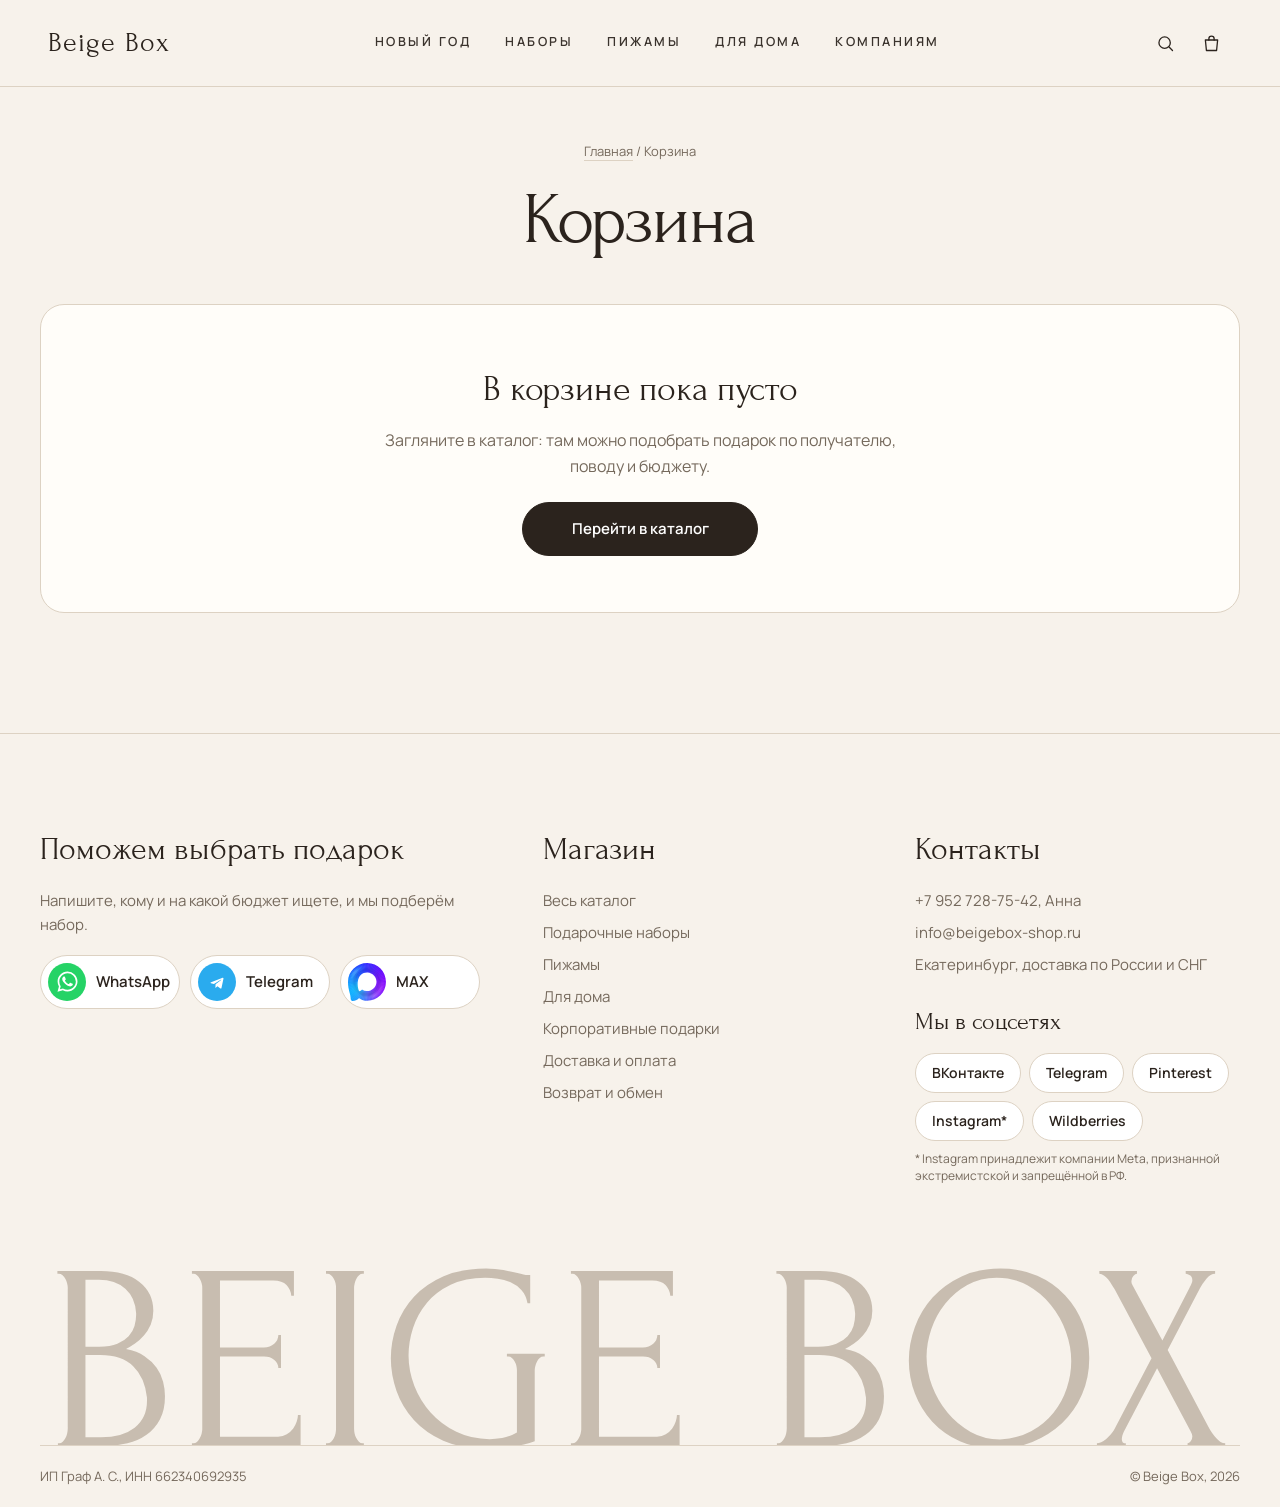
<file: cart.html>
<!doctype html>
<html lang="ru">
<head>
<meta charset="utf-8"><meta name="robots" content="noindex,nofollow">
<meta name="viewport" content="width=device-width, initial-scale=1">
<title>Корзина — Beige Box</title>
<link rel="preconnect" href="https://fonts.googleapis.com">
<link rel="preconnect" href="https://fonts.gstatic.com" crossorigin>
<link href="https://fonts.googleapis.com/css2?family=Forum&family=Manrope:wght@400;500;600;700&display=swap" rel="stylesheet">
<link rel="stylesheet" href="css/style.css?v=2">
</head>
<body data-page="cart">
<div id="site-header"></div>

<main>
  <div class="wrap page-head">
    <div class="crumbs"><a href="index.html">Главная</a> / Корзина</div>
    <h1>Корзина</h1>
    <p class="sub" id="sub"></p>
  </div>
  <div class="wrap cart-grid" id="cart"></div>
</main>

<div id="site-footer"></div>
<script src="js/products.js?v=1"></script>
<script src="js/main.js?v=1"></script>
<script>
function paintCart() {
  const c = cartRead();
  const box = document.getElementById('cart'), sub = document.getElementById('sub');
  if (!c.length) {
    sub.textContent = '';
    box.innerHTML = `<div class="empty"><h3>В&nbsp;корзине пока пусто</h3><p>Загляните в&nbsp;каталог: там можно подобрать подарок по&nbsp;получателю, поводу и&nbsp;бюджету.</p><a class="btn" href="catalog.html">Перейти в&nbsp;каталог</a></div>`;
    return;
  }
  const n = cartCount(), sum = cartSum(), total = sum;
  sub.textContent = `${n} ${plural(n, 'товар', 'товара', 'товаров')} на ${RUB(sum)}`;
  box.innerHTML = `<div>${c.map((i, k) => { const p = byId(i.id); return `
    <div class="li">
      <a href="product.html?id=${p.id}"><img src="${p.photos[0]}" alt="${p.name}"></a>
      <div><h3><a href="product.html?id=${p.id}">${nb(p.name)}</a></h3>
        ${i.size ? `<small>Размер: ${i.size}</small>` : ''}
        ${i.note ? `<small>Открытка: «${i.note.replace(/</g, '&lt;')}»</small>` : ''}
        <small>${RUB(p.price)} за&nbsp;шт.</small></div>
      <div class="li-right">
        <b>${RUB(p.price * i.qty)}</b>
        <div class="qty sm"><button type="button" onclick="chg(${k},-1)" aria-label="Меньше">−</button><span>${i.qty}</span><button type="button" onclick="chg(${k},1)" aria-label="Больше">+</button></div>
        <button class="rm" type="button" onclick="chg(${k},-999)">Удалить</button>
      </div>
    </div>`; }).join('')}
    <a class="btn line" href="catalog.html" style="margin-top:10px">${ICON.back}Продолжить покупки</a>
  </div>
  <aside class="summary">
    <h3>Ваш заказ</h3>
    <div class="r"><span>Товары, ${n}&nbsp;шт.</span><span>${RUB(sum)}</span></div>
    <div class="r"><span>Доставка</span><span>${total >= FREE_FROM ? 'бесплатно' : 'по тарифу'}</span></div>
    <div class="r t"><span>Итого</span><span>${RUB(total)}</span></div>
    <a class="btn wide" href="checkout.html">Оформить заказ ${ICON.arr}</a>
    <p class="hint">Упаковка и&nbsp;открытка уже в&nbsp;цене набора. Соберём за&nbsp;<span class="nw">2–3</span>&nbsp;рабочих дня.</p>
  </aside>`;
}
function chg(k, d) {
  const c = cartRead();
  c[k].qty = Math.min(20, c[k].qty + d);
  if (c[k].qty <= 0) c.splice(k, 1);
  cartWrite(c); paintCart();
}
document.addEventListener('DOMContentLoaded', paintCart);
</script>
</body>
</html>
</file>
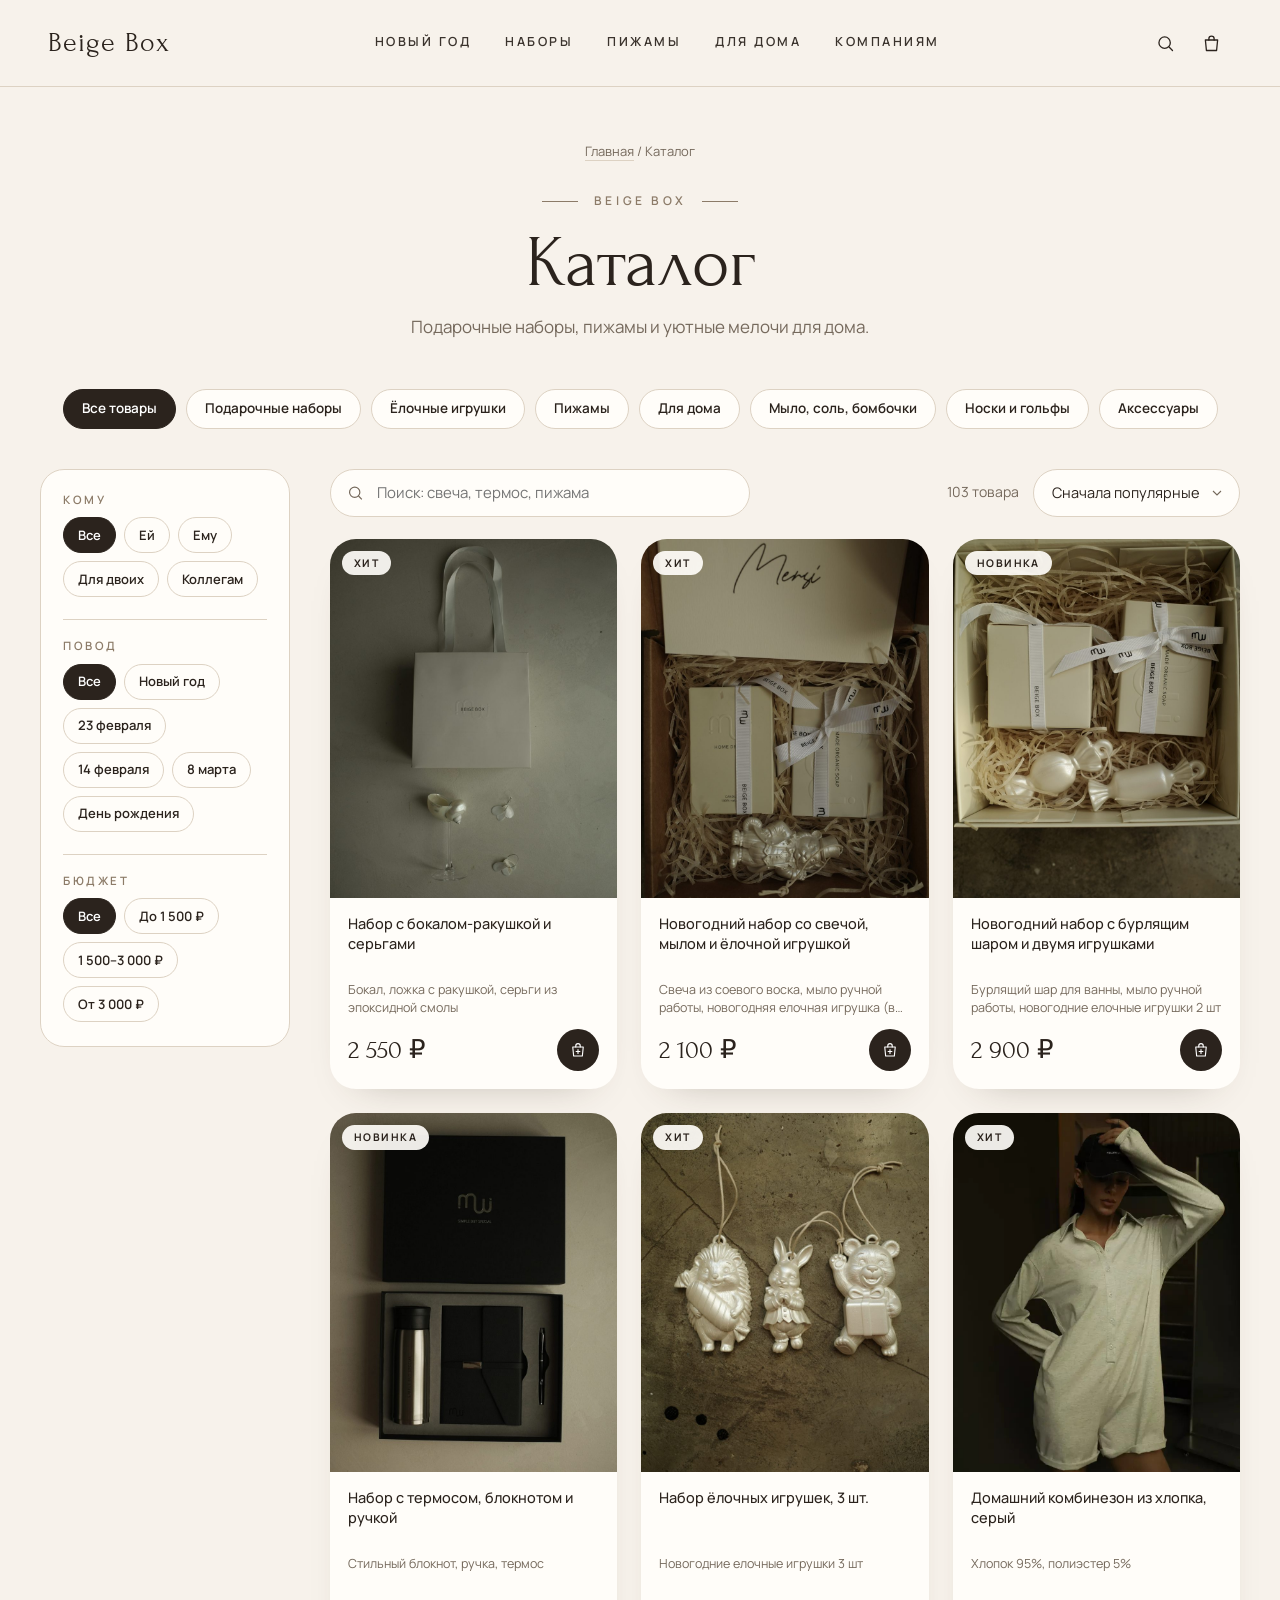
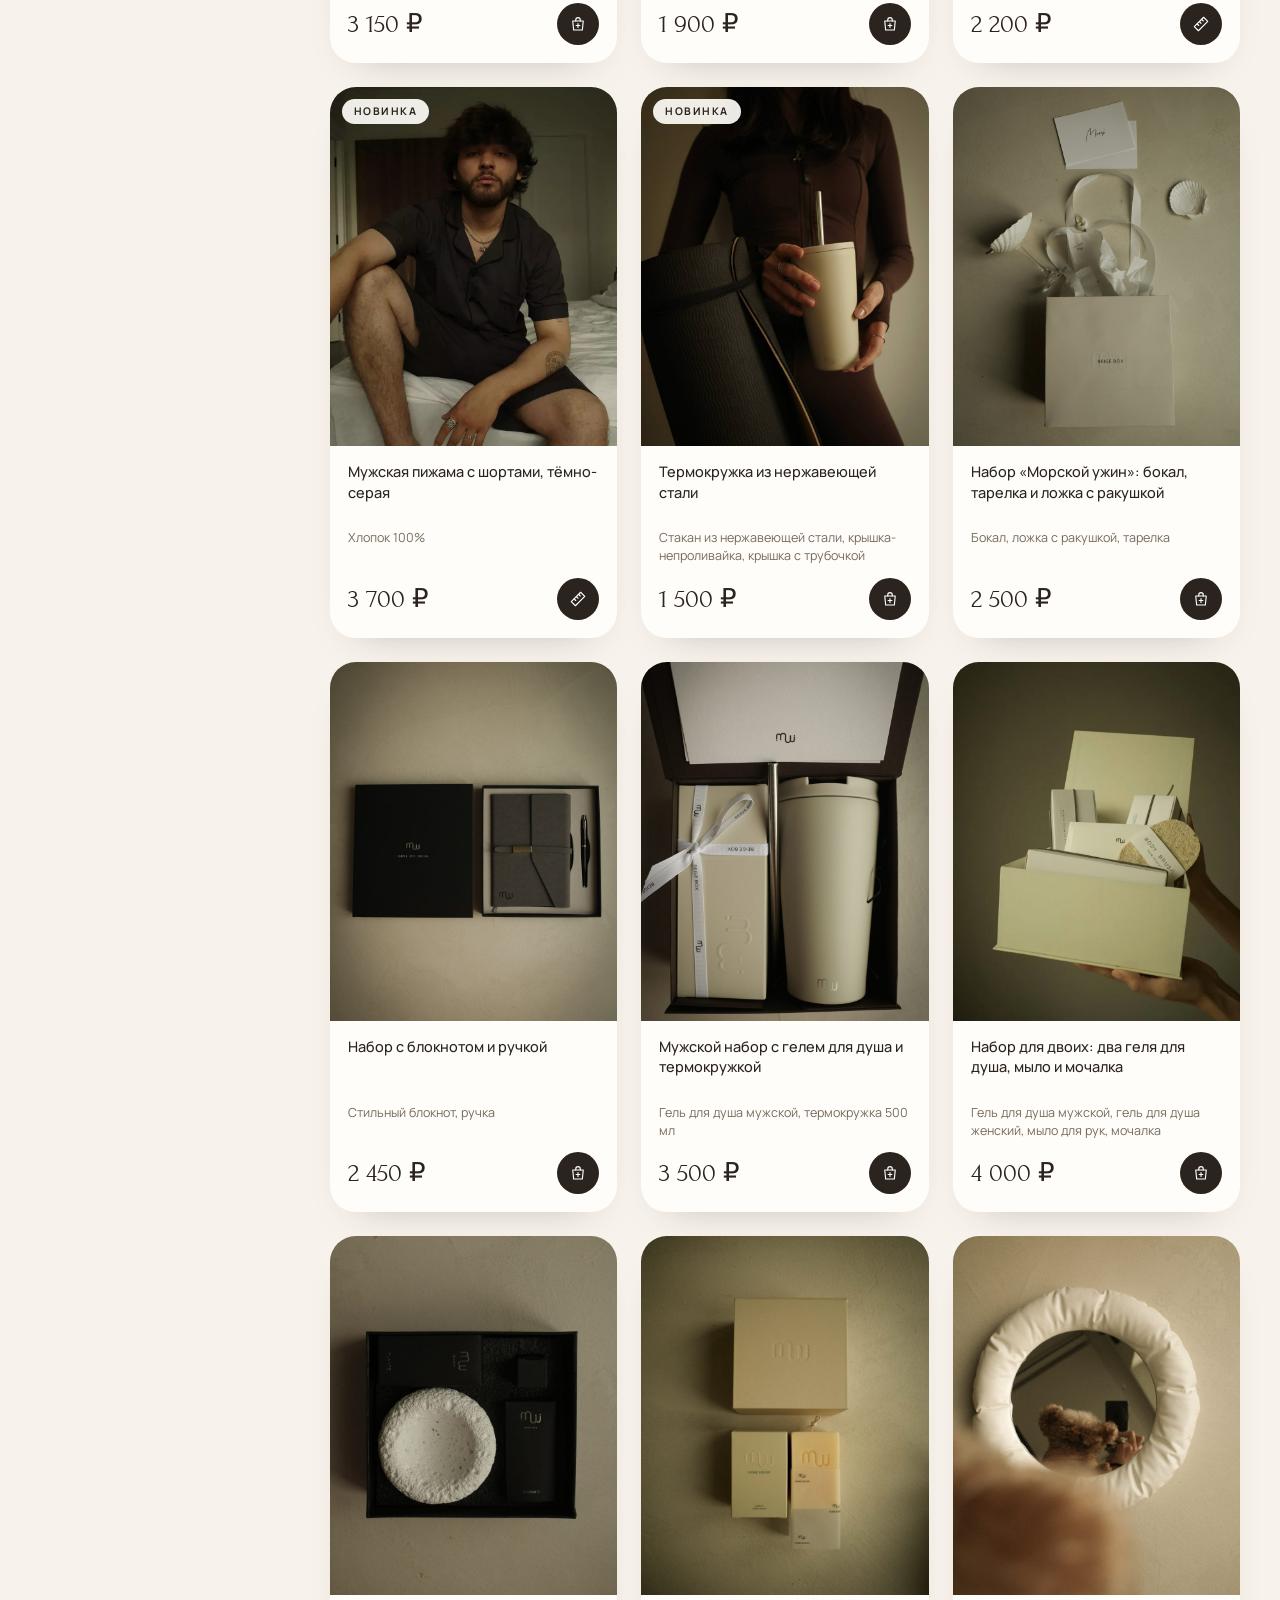
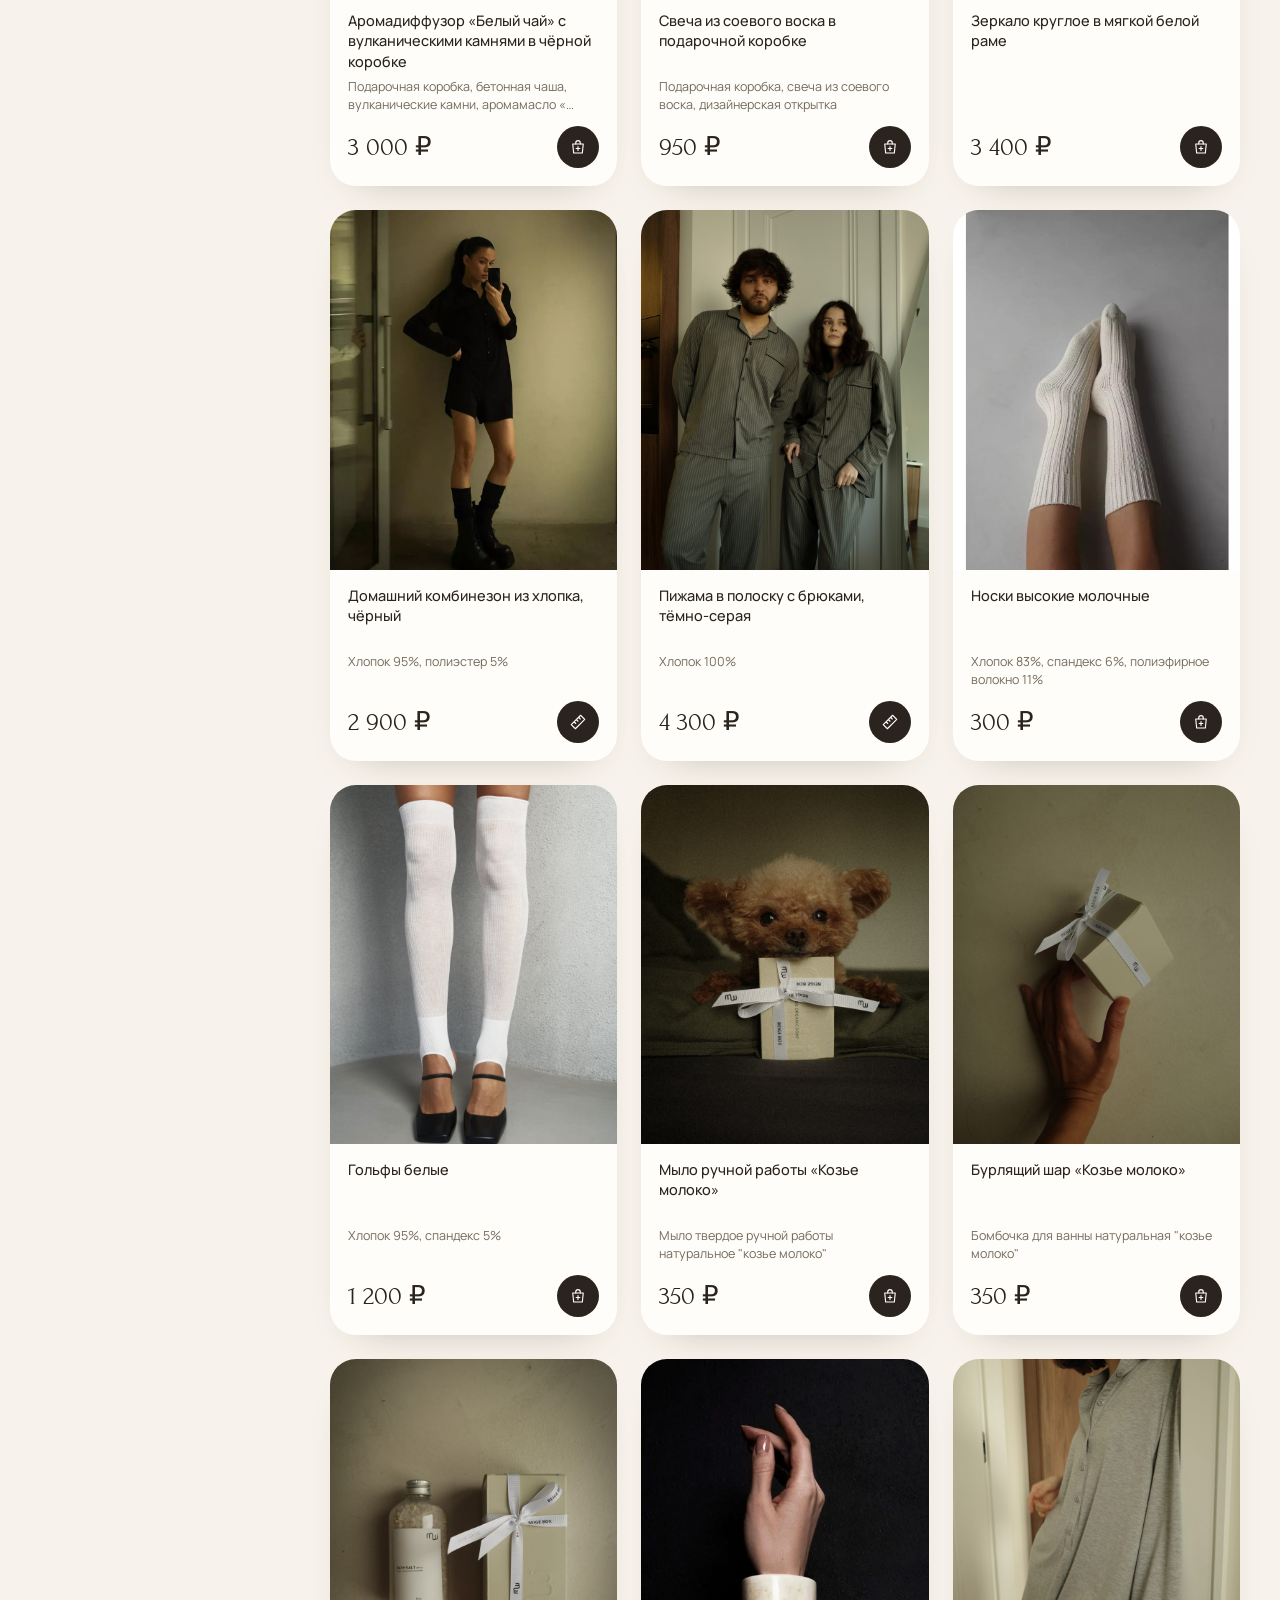
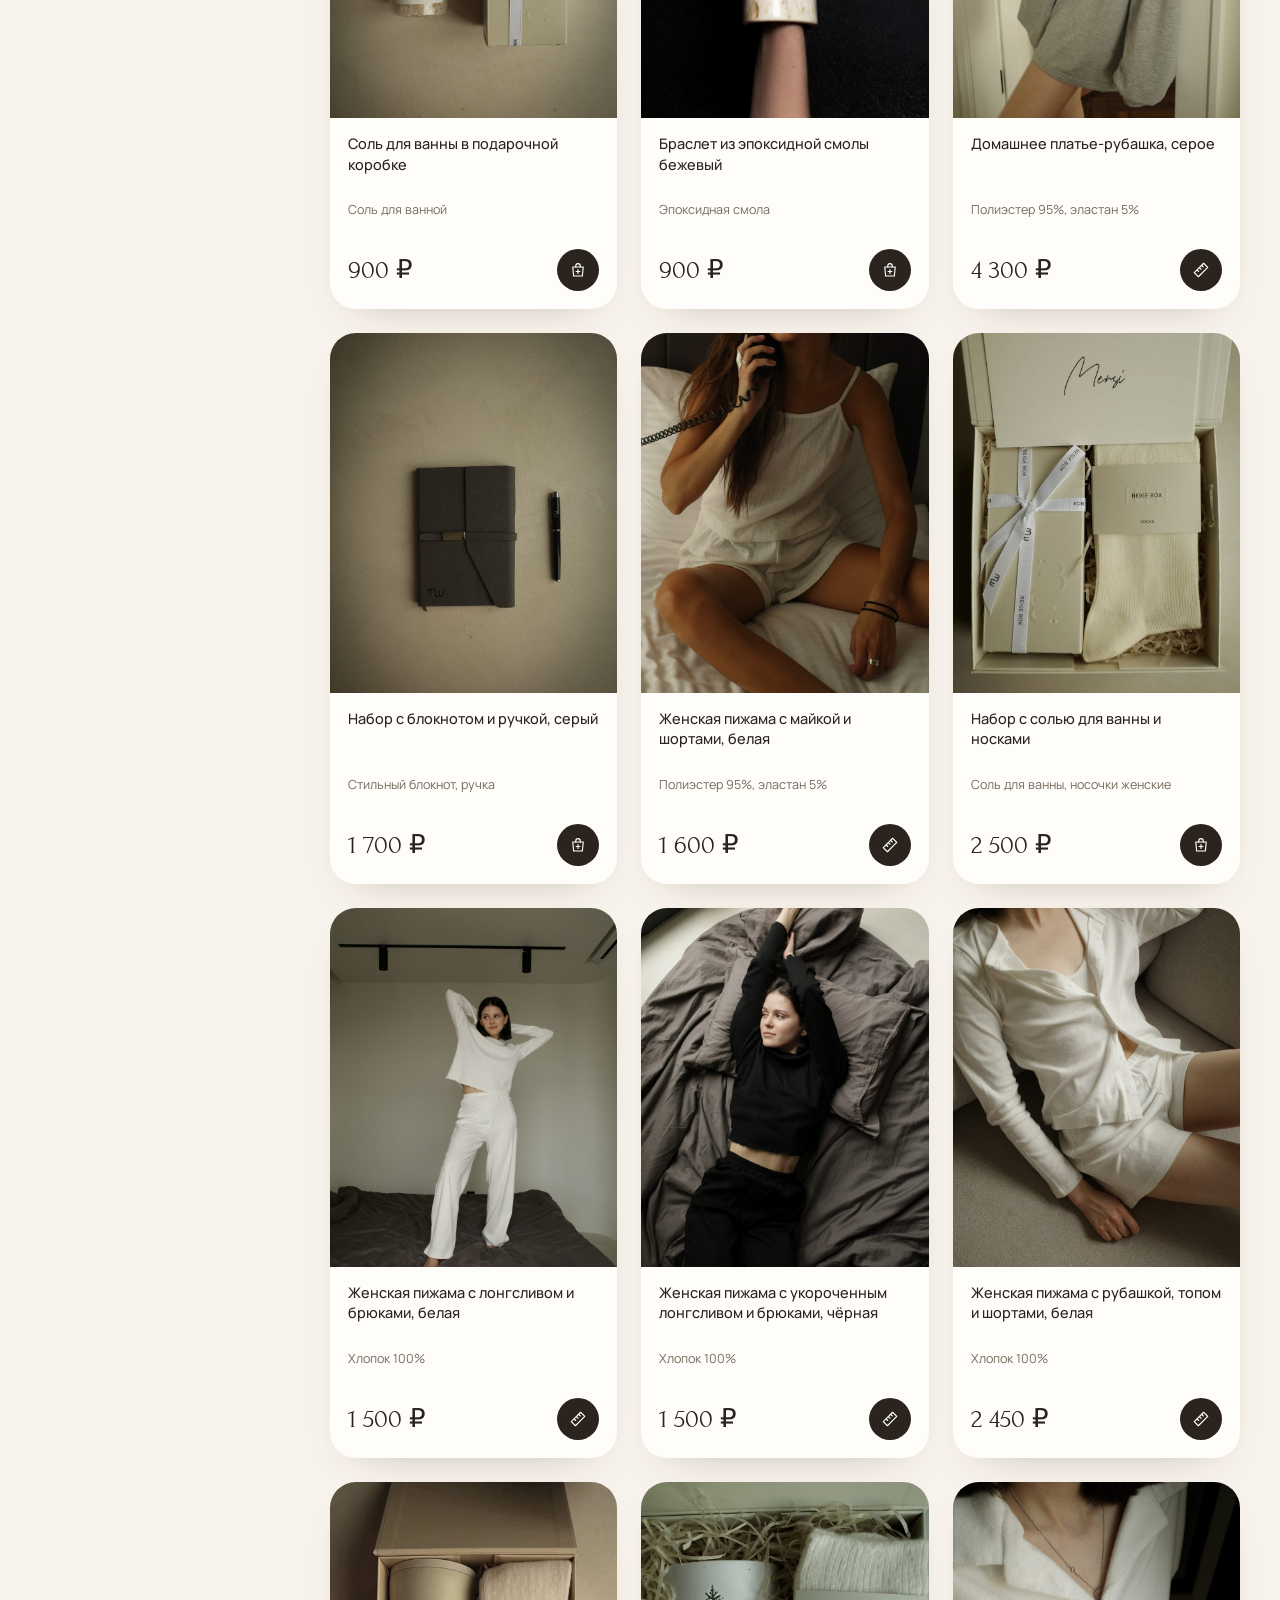
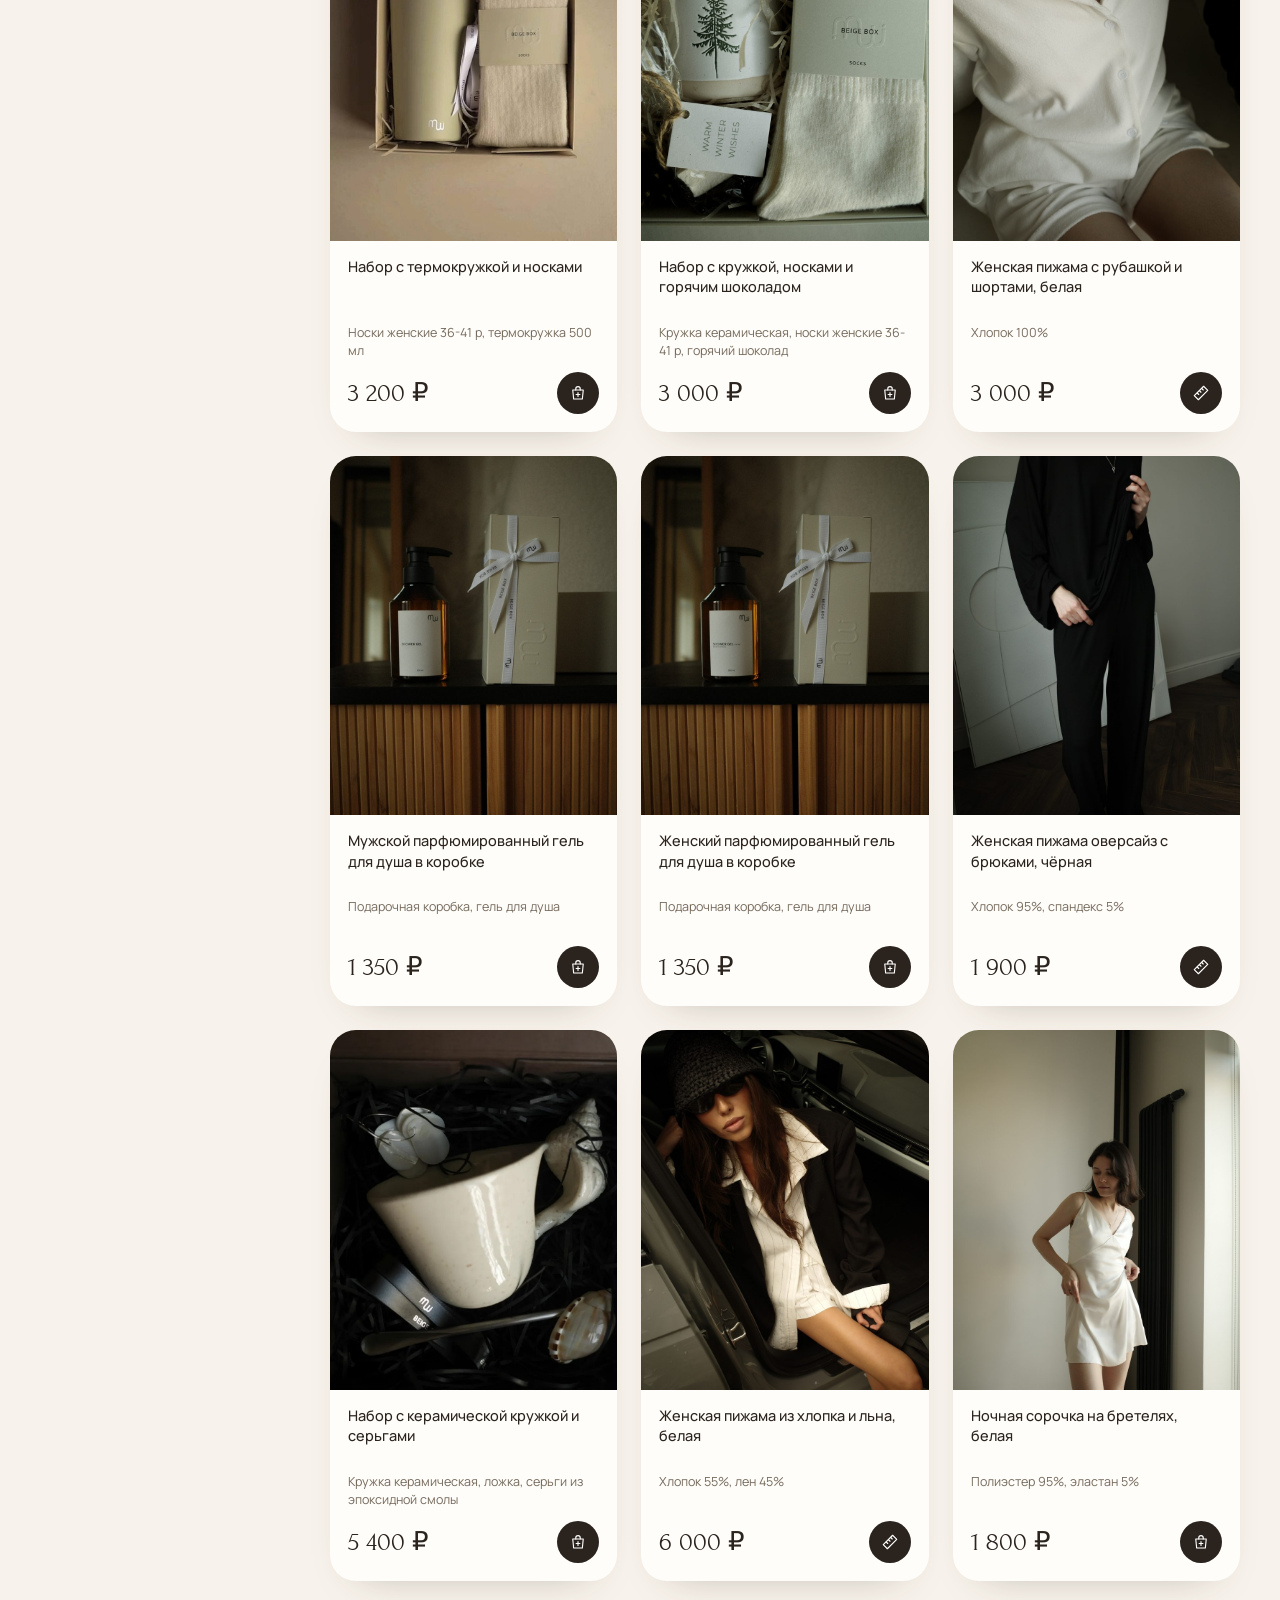
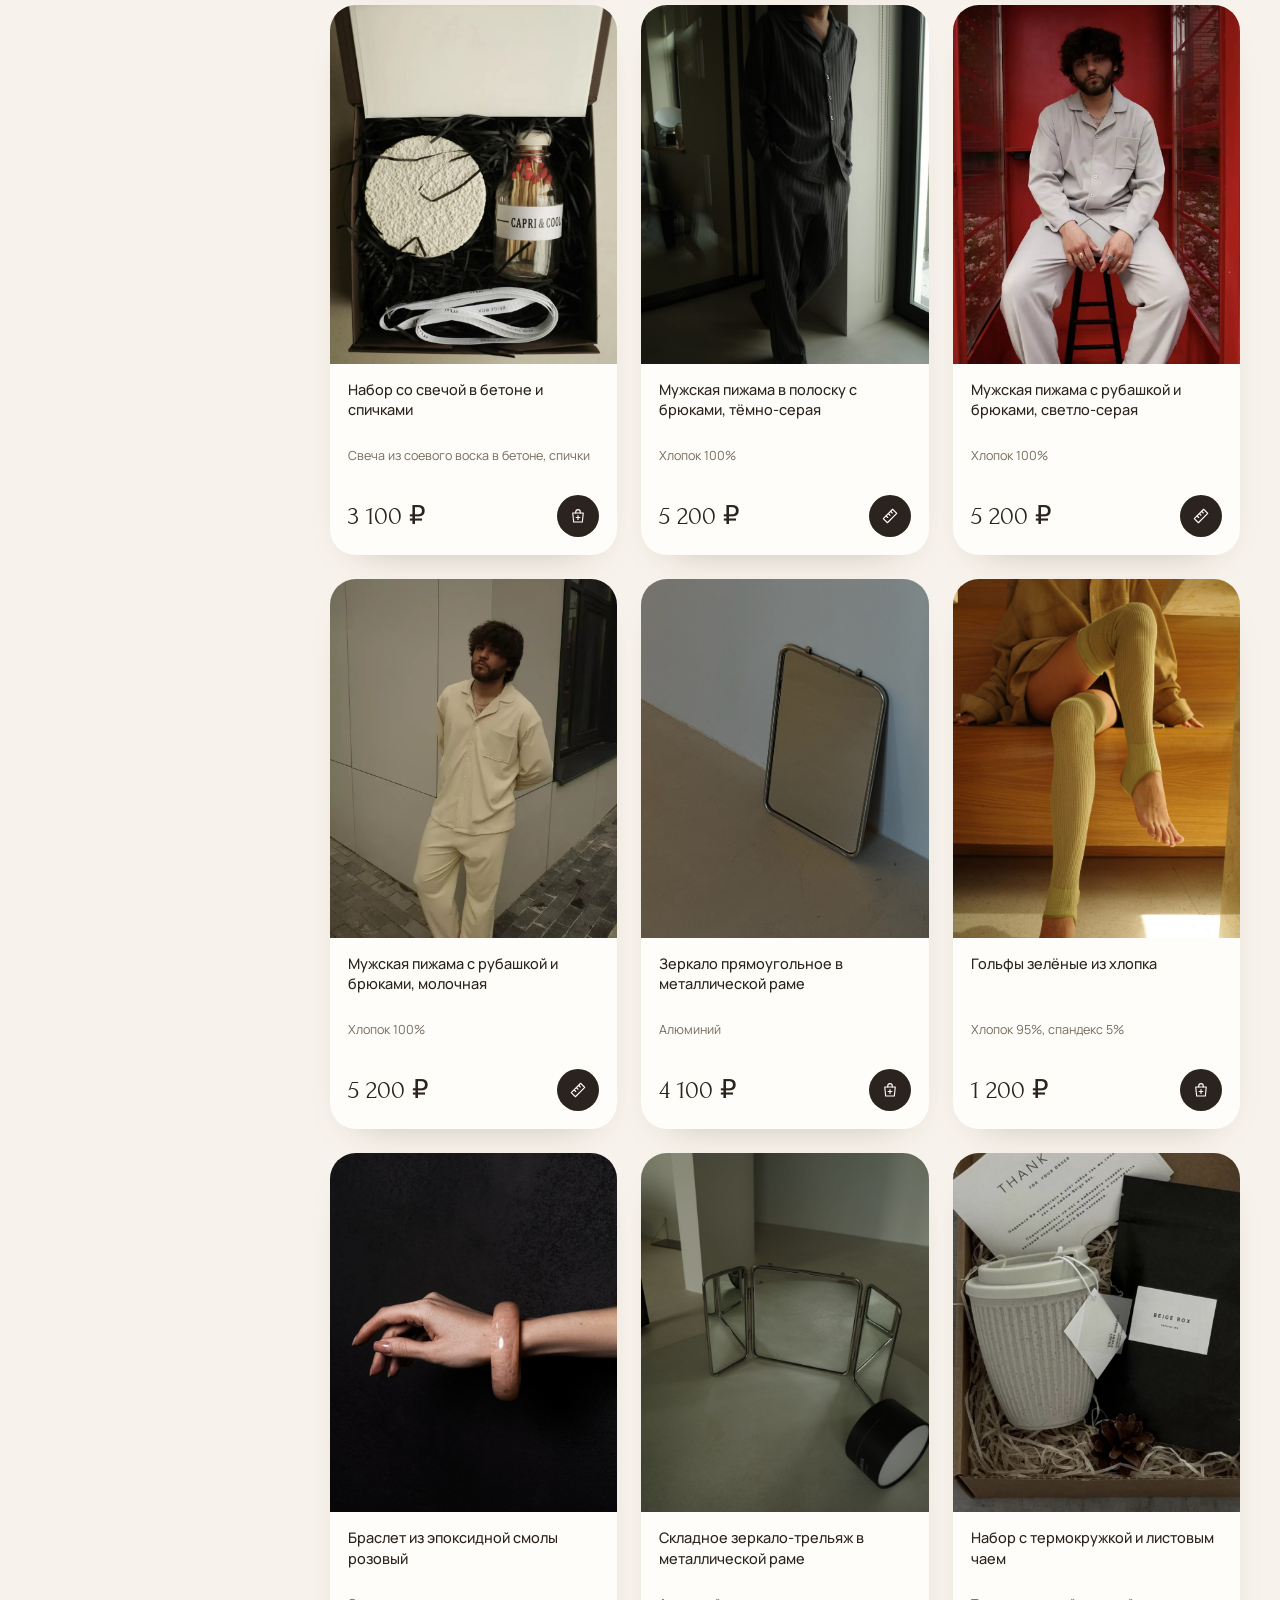
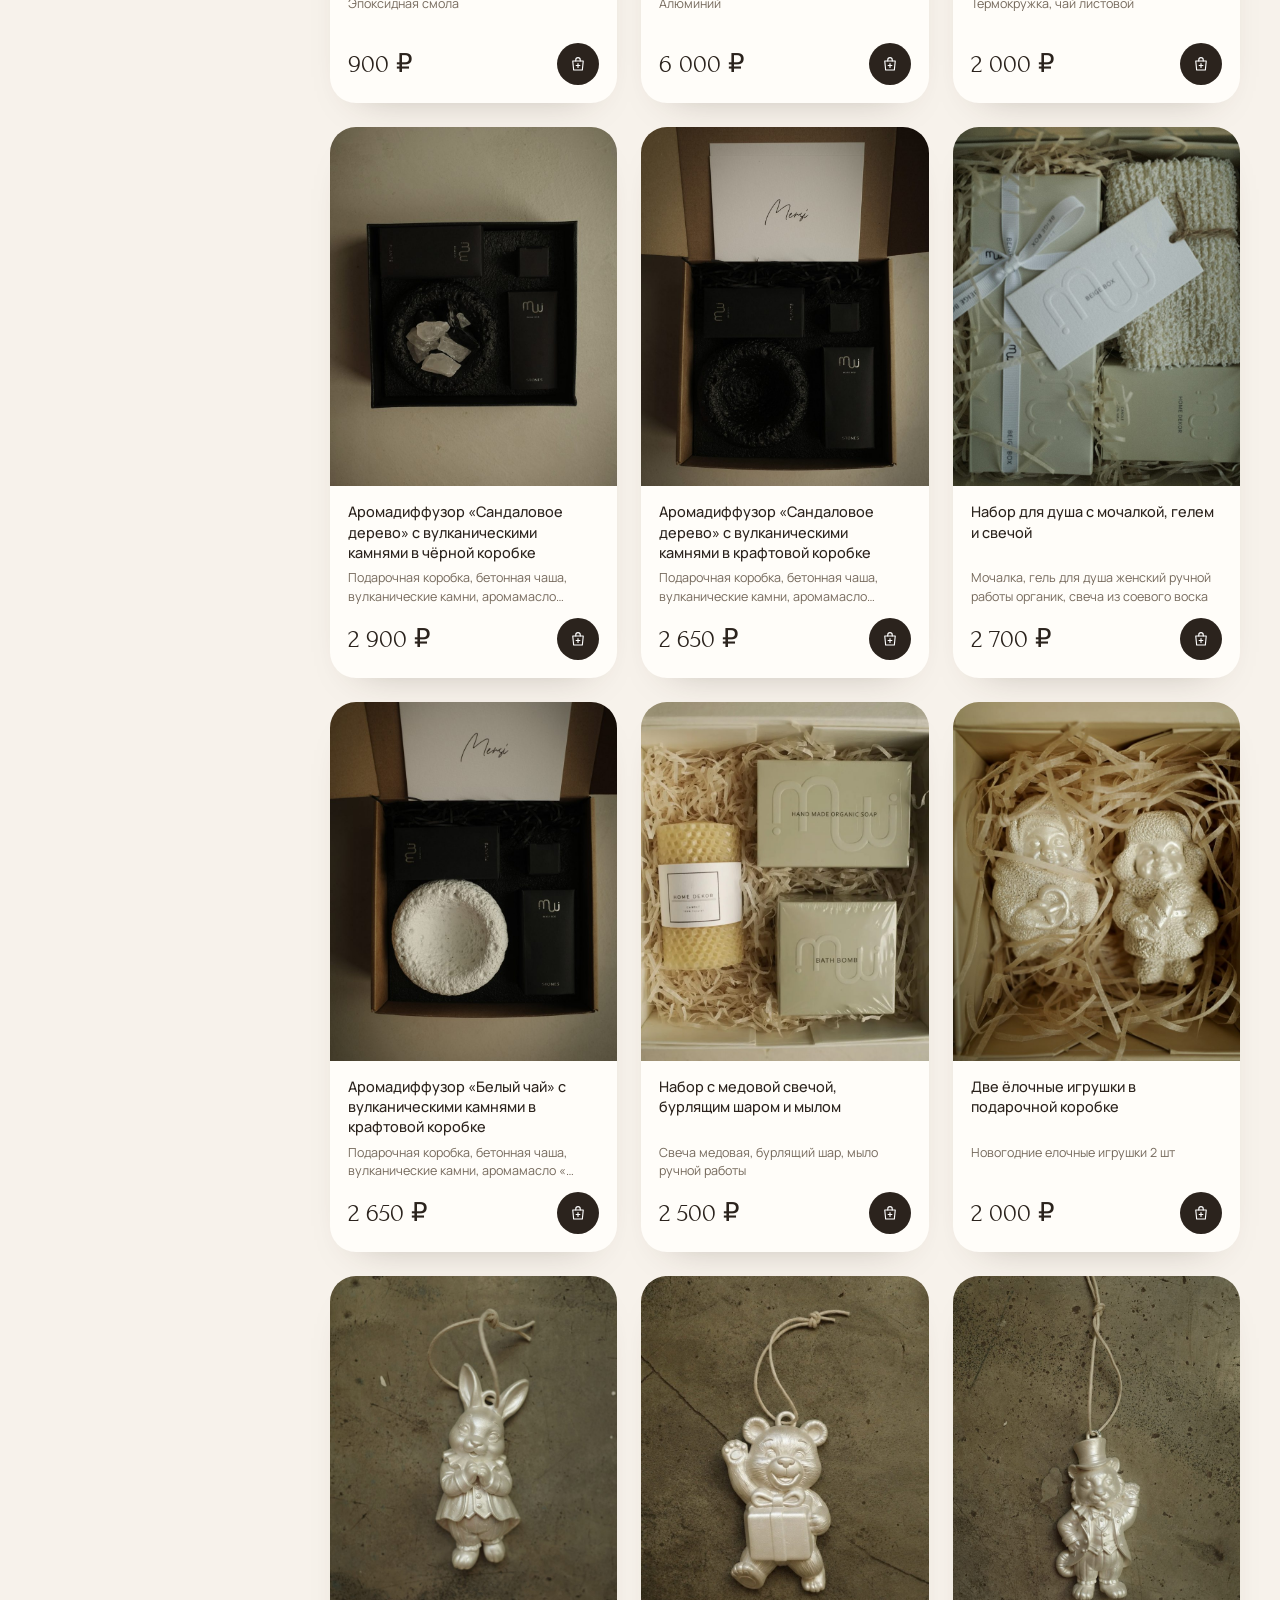
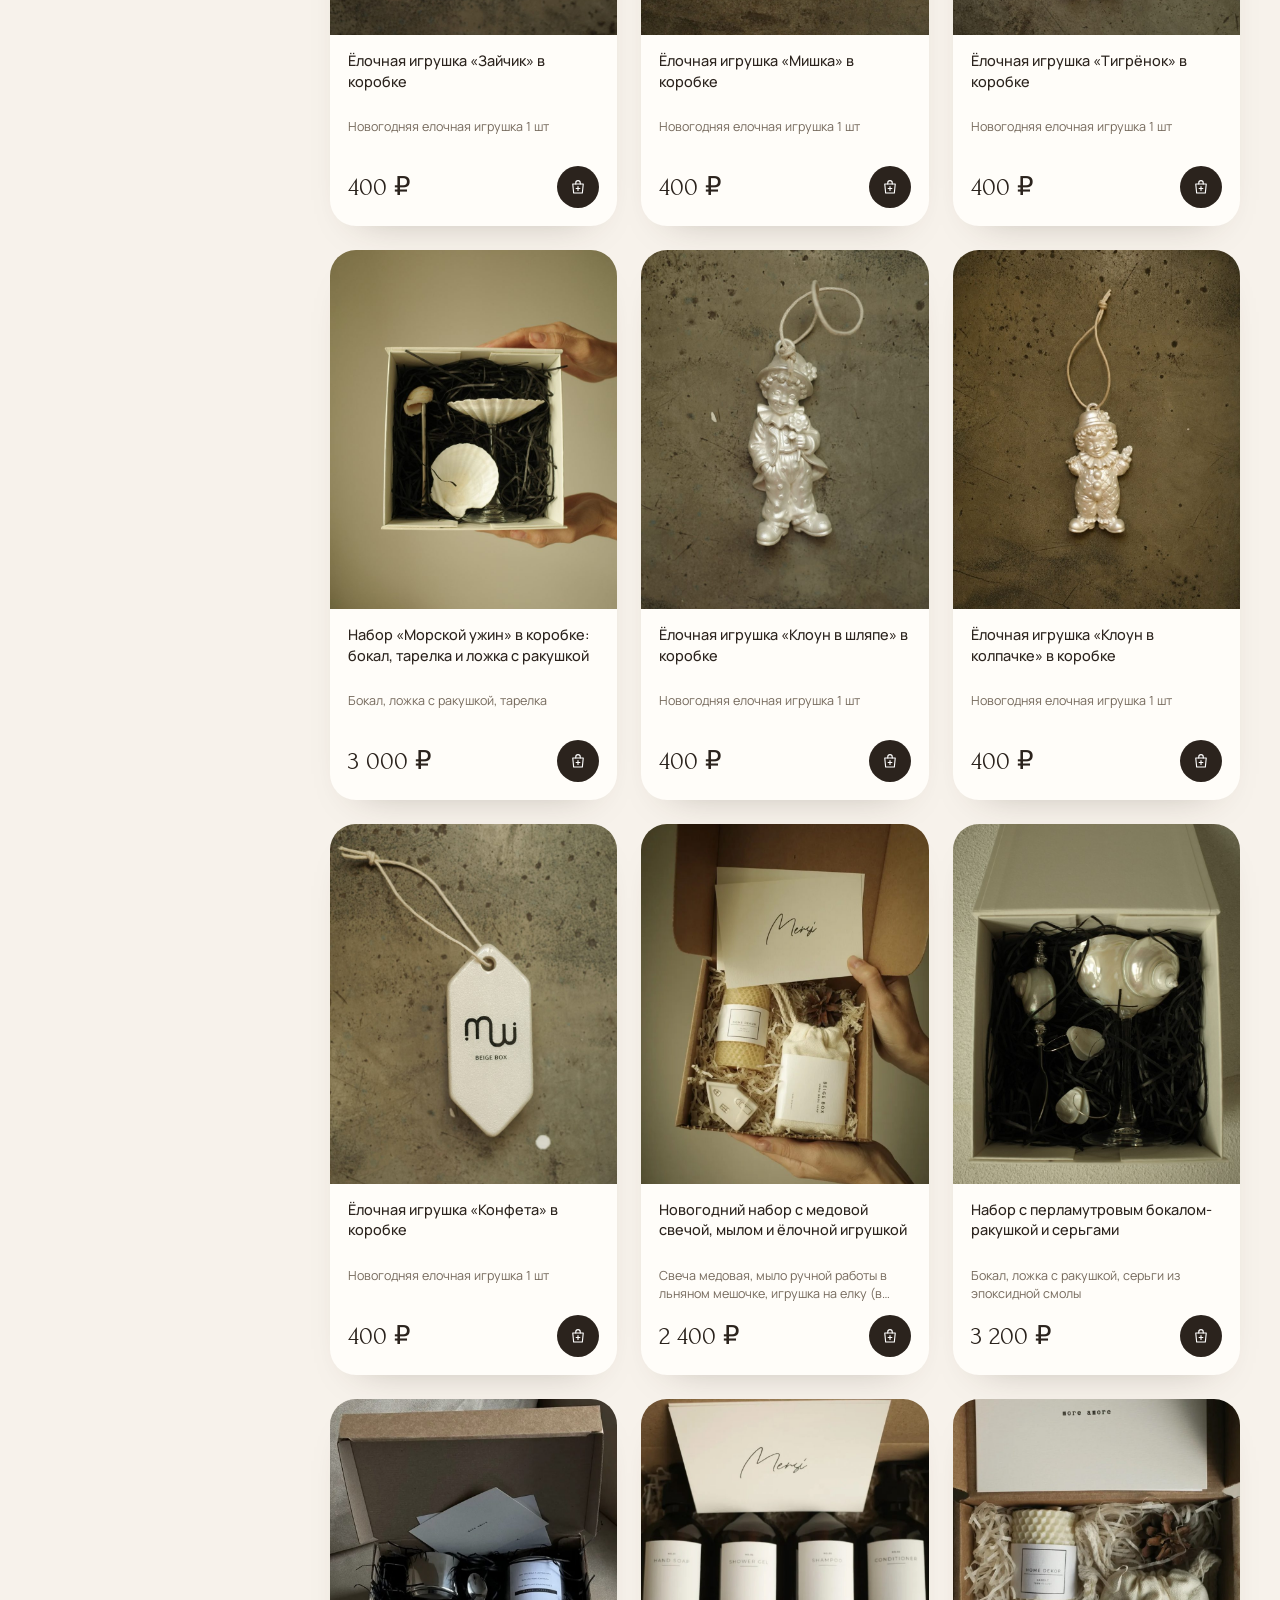
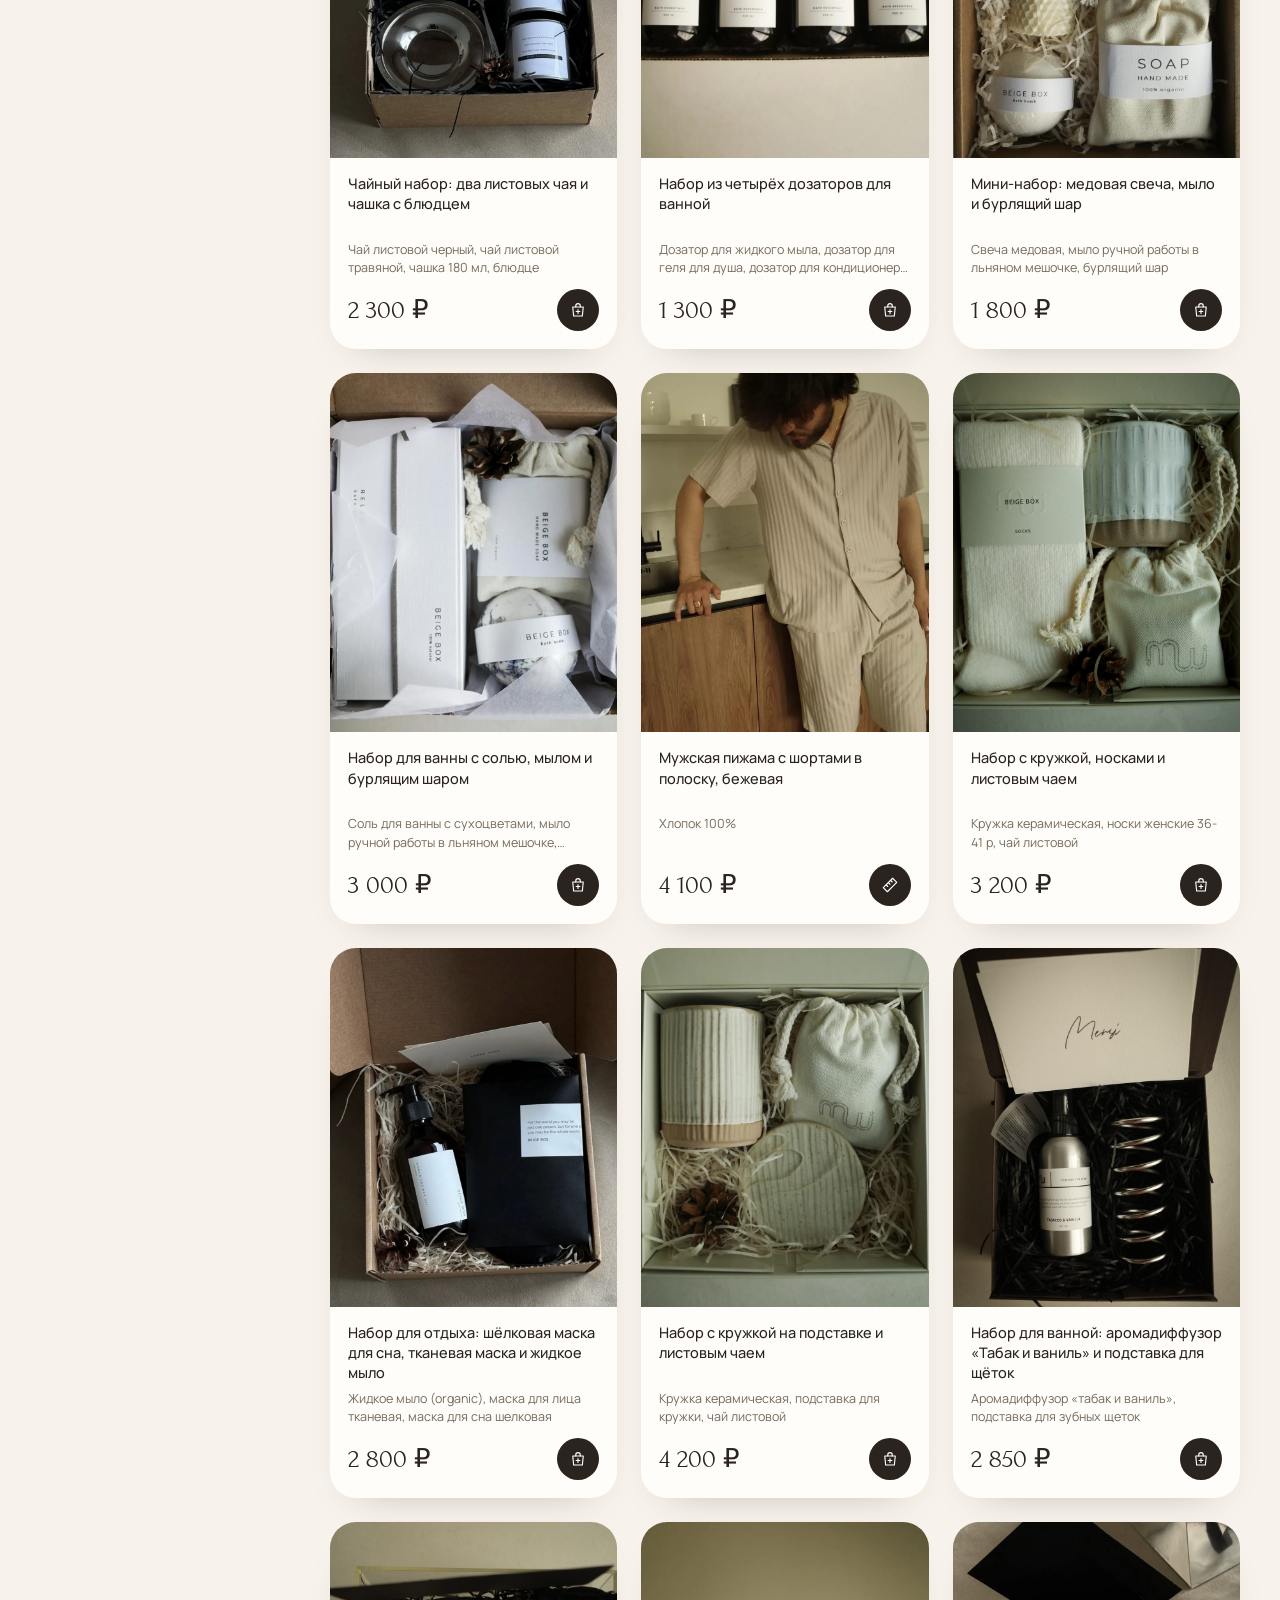
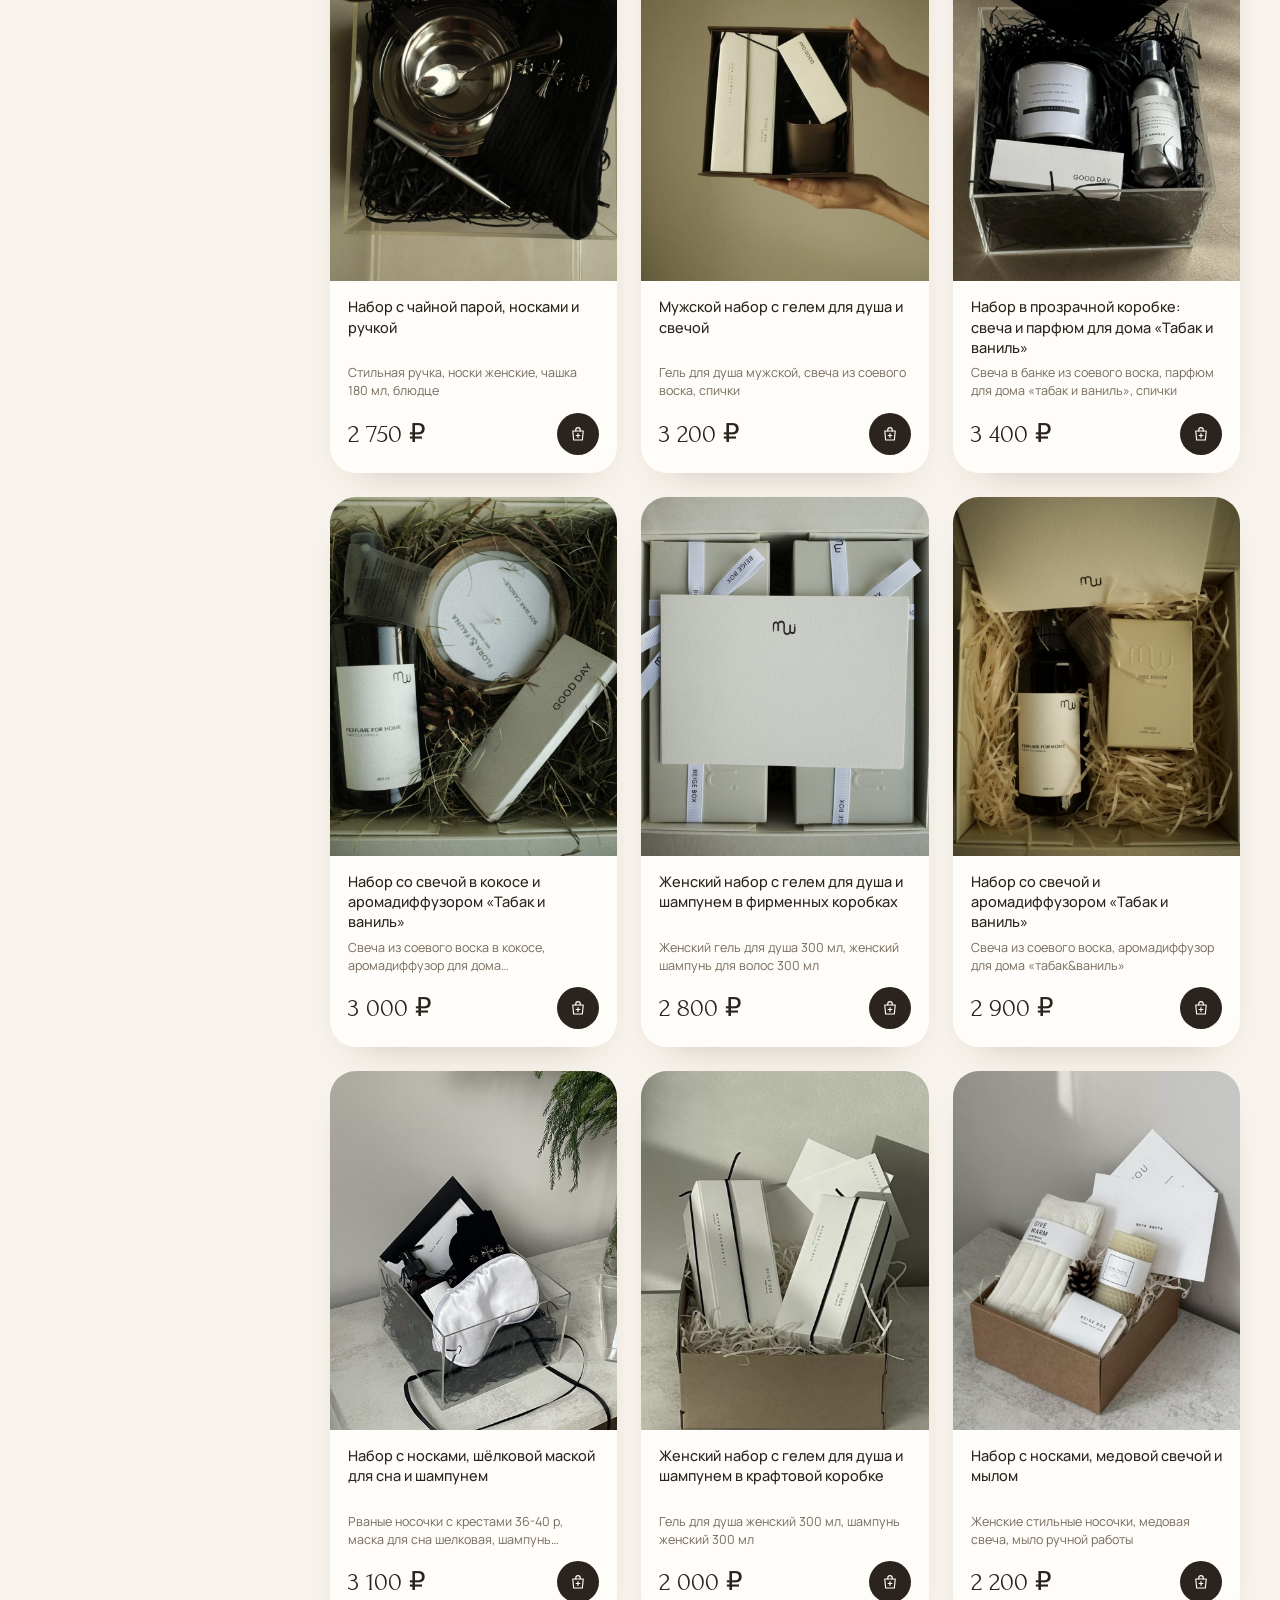
<file: catalog.html>
<!doctype html>
<html lang="ru">
<head>
<meta charset="utf-8"><meta name="robots" content="noindex,nofollow">
<meta name="viewport" content="width=device-width, initial-scale=1">
<title>Каталог — Beige Box</title>
<meta name="description" content="Каталог Beige Box: подарочные наборы, пижамы, ёлочные игрушки и мелочи для дома. Подбор по получателю, поводу и бюджету.">
<link rel="preconnect" href="https://fonts.googleapis.com">
<link rel="preconnect" href="https://fonts.gstatic.com" crossorigin>
<link href="https://fonts.googleapis.com/css2?family=Forum&family=Manrope:wght@400;500;600;700&display=swap" rel="stylesheet">
<link rel="stylesheet" href="css/style.css?v=2">
</head>
<body data-page="catalog">
<div id="site-header"></div>

<main>
  <div class="wrap page-head">
    <div class="crumbs"><a href="index.html">Главная</a> / <span id="crumb">Каталог</span></div>
    <span class="eyebrow" id="eyebrow">Beige Box</span>
    <h1 id="title" style="margin-top:18px">Каталог</h1>
    <p class="sub" id="subtitle">Подарочные наборы, пижамы и&nbsp;уютные мелочи для&nbsp;дома.</p>
  </div>

  <div class="wrap">
    <div class="cat-bar" id="catBar"></div>

    <div class="cat-layout">
      <aside class="filters" id="filters"></aside>
      <div>
        <div class="cat-top">
          <label class="search"><svg viewBox="0 0 24 24" fill="none" stroke="currentColor" stroke-width="1.5"><circle cx="11" cy="11" r="6.5"/><path d="m20 20-4.2-4.2"/></svg><input type="search" id="q" placeholder="Поиск: свеча, термос, пижама" aria-label="Поиск по каталогу"></label>
          <div class="right">
            <button class="f-open" type="button" id="fOpen">Фильтры<i id="fN"></i></button>
            <span class="count" id="count"></span>
            <select id="sort" aria-label="Сортировка">
              <option value="">Сначала популярные</option>
              <option value="asc">Сначала дешевле</option>
              <option value="desc">Сначала дороже</option>
            </select>
          </div>
        </div>
        <div class="goods" id="goods"></div>
      </div>
    </div>
  </div>
</main>
<div class="shade" id="shade"></div>

<div id="site-footer"></div>
<script src="js/products.js?v=1"></script>
<script src="js/main.js?v=1"></script>
<script>
const st = { cat: qs.get('cat') || '', who: qs.get('who') || '', occ: qs.get('occ') || '', budget: qs.get('budget') || '', q: qs.get('q') || '' };
document.body.dataset.page = st.occ === 'ny' && !st.cat ? 'ny' : st.cat || 'catalog';

document.addEventListener('DOMContentLoaded', () => {
  const groups = [['who', 'Кому', WHO], ['occ', 'Повод', OCC], ['budget', 'Бюджет', BUDGET]];
  const sortSel = document.getElementById('sort'), qEl = document.getElementById('q');
  const filters = document.getElementById('filters'), shade = document.getElementById('shade');
  qEl.value = st.q;

  function list() {
    const words = st.q.toLowerCase().split(/\s+/).filter(Boolean);
    let r = PRODUCTS.filter(p =>
      (!st.cat || p.cat === st.cat) &&
      (!st.who || p.who.includes(st.who)) &&
      (!st.occ || p.occ.includes(st.occ)) &&
      (!st.budget || inBudget(p, st.budget)) &&
      (!words.length || words.every(w => (p.name + ' ' + (p.comp || '') + ' ' + (p.color || '')).toLowerCase().includes(w))));
    if (sortSel.value === 'asc') r = r.slice().sort((a, b) => a.price - b.price);
    else if (sortSel.value === 'desc') r = r.slice().sort((a, b) => b.price - a.price);
    else r = r.slice().sort((a, b) => (b.badge ? 1 : 0) - (a.badge ? 1 : 0));
    return r.sort((a, b) => (a.soldout ? 1 : 0) - (b.soldout ? 1 : 0));
  }
  function sync() {
    const q = new URLSearchParams();
    ['cat', 'who', 'occ', 'budget', 'q'].forEach(x => st[x] && q.set(x, st[x]));
    history.replaceState(null, '', 'catalog.html' + (q.toString() ? '?' + q : ''));
  }
  const chip = (k, v, name) => `<button type="button" class="chip${st[k] === v ? ' on' : ''}" data-k="${k}" data-v="${v}">${name}</button>`;

  function paint() {
    /* разделы — строкой сверху; повторное нажатие снимает фильтр и возвращает «Все» */
    document.getElementById('catBar').innerHTML = chip('cat', '', 'Все товары') + CATS.map(c => chip('cat', c.id, c.name)).join('');
    const active = groups.filter(([k]) => st[k]).length;
    filters.innerHTML = `<div class="f-close"><b>Фильтры</b><button class="ic" type="button" id="fClose" aria-label="Закрыть фильтры">${ICON.close}</button></div>` +
      groups.map(([k, t, opts]) => `<div class="fgroup"><h4>${t}</h4><div class="chips">${chip(k, '', 'Все')}${Object.entries(opts).map(([id, name]) => chip(k, id, name)).join('')}</div></div>`).join('') +
      (active ? `<button class="f-reset" type="button" id="fReset">Сбросить фильтры</button>` : '');
    document.getElementById('fN').textContent = active || '';

    document.querySelectorAll('.chip[data-k]').forEach(b => b.onclick = () => {
      const k = b.dataset.k, v = b.dataset.v;
      st[k] = st[k] === v ? '' : v;
      sync(); paint();
    });
    const rs = document.getElementById('fReset');
    if (rs) rs.onclick = () => { groups.forEach(([k]) => st[k] = ''); sync(); paint(); };
    document.getElementById('fClose').onclick = closeF;

    const c = CATS.find(x => x.id === st.cat);
    const title = c ? c.name : st.occ && !st.who && !st.budget ? OCC[st.occ] : st.who && !st.occ && !st.budget ? { her: 'Подарки ей', him: 'Подарки ему', two: 'Подарки для двоих', work: 'Подарки коллегам' }[st.who] : (st.who || st.occ || st.budget) ? 'Подборка' : 'Каталог';
    document.getElementById('title').textContent = title;
    document.getElementById('crumb').textContent = title;
    document.title = title + ' — Beige Box';
    const key = st.occ === 'ny' && !st.cat ? 'ny' : st.cat;
    document.querySelectorAll('.site-head .nav a').forEach(a => {
      const h = a.getAttribute('href');
      a.classList.toggle('on', (key === 'ny' && h.includes('occ=ny')) || (key && key !== 'ny' && h === 'catalog.html?cat=' + key));
    });

    const r = list();
    document.getElementById('count').textContent = `${r.length} ${plural(r.length, 'товар', 'товара', 'товаров')}`;
    document.getElementById('goods').innerHTML = r.length ? r.map(cardHTML).join('') :
      `<div class="empty"><h3>Таких товаров пока нет на&nbsp;сайте</h3><p>Снимите один из&nbsp;фильтров или&nbsp;напишите нам: соберём подарок под&nbsp;ваш запрос.</p>${MSG}</div>`;
  }
  function closeF() { filters.classList.remove('open'); shade.classList.remove('on'); document.body.classList.remove('lock'); }
  document.getElementById('fOpen').onclick = () => { filters.classList.add('open'); shade.classList.add('on'); document.body.classList.add('lock'); };
  shade.onclick = closeF;
  sortSel.onchange = paint;
  let t; qEl.oninput = () => { clearTimeout(t); t = setTimeout(() => { st.q = qEl.value.trim(); sync(); paintGoodsOnly(); }, 180); };
  function paintGoodsOnly() { paint(); }
  paint();
  if (qs.get('find')) { qEl.focus(); history.replaceState(null, '', 'catalog.html'); }
});
</script>
</body>
</html>
</file>
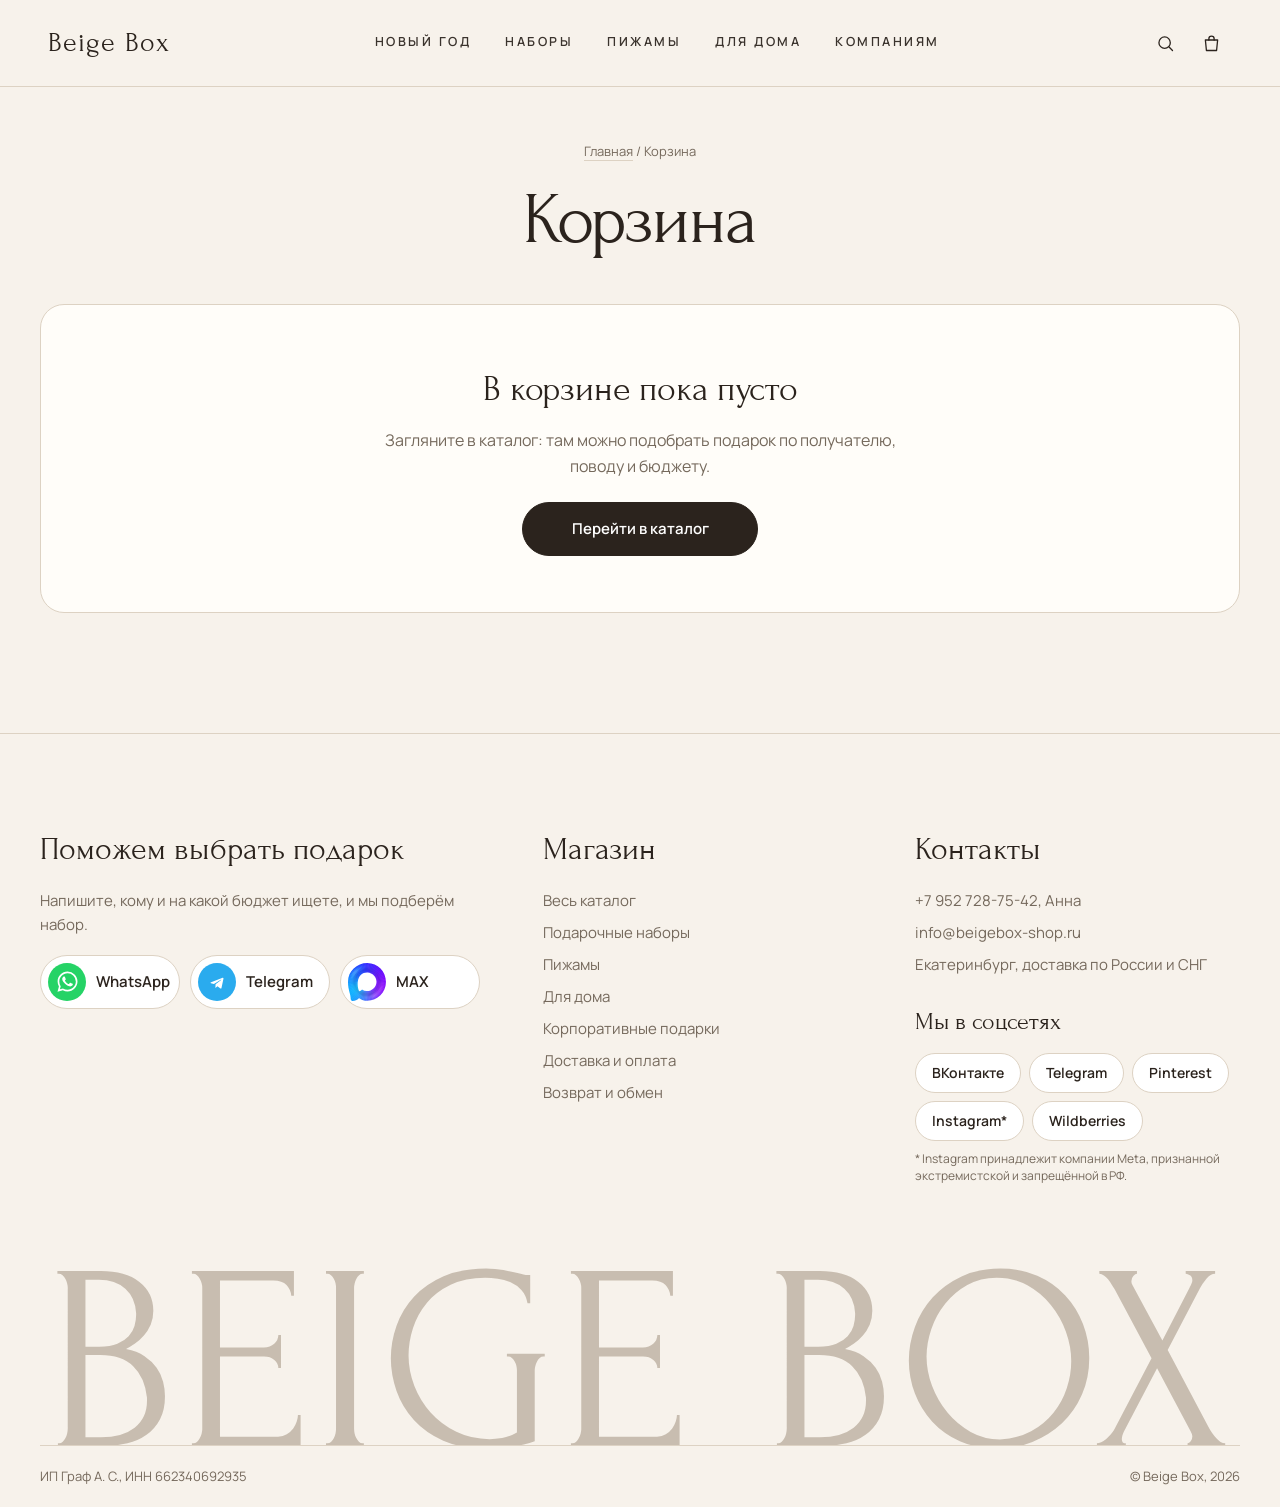
<file: checkout.html>
<!doctype html>
<html lang="ru">
<head>
<meta charset="utf-8"><meta name="robots" content="noindex,nofollow">
<meta name="viewport" content="width=device-width, initial-scale=1">
<title>Оформление заказа — Beige Box</title>
<link rel="preconnect" href="https://fonts.googleapis.com">
<link rel="preconnect" href="https://fonts.gstatic.com" crossorigin>
<link href="https://fonts.googleapis.com/css2?family=Forum&family=Manrope:wght@400;500;600;700&display=swap" rel="stylesheet">
<link rel="stylesheet" href="css/style.css?v=2">
</head>
<body data-page="checkout">
<div id="site-header"></div>

<main>
  <div class="wrap page-head">
    <div class="crumbs"><a href="index.html">Главная</a> / <a href="cart.html">Корзина</a> / Оформление</div>
    <h1>Оформление заказа</h1>
  </div>

  <form class="wrap cart-grid" id="form">
    <div>
      <div class="form-block">
        <h3><span class="n">1</span>Кто заказывает</h3>
        <div class="form-grid">
          <div class="field full"><label for="n">Имя и&nbsp;фамилия</label><input type="text" id="n" required autocomplete="name"></div>
          <div class="field"><label for="ph">Телефон</label><input type="tel" id="ph" required placeholder="+7" autocomplete="tel"></div>
          <div class="field"><label for="em">Почта для&nbsp;чека</label><input type="email" id="em" required autocomplete="email"></div>
        </div>
        <label class="chk" style="margin-top:20px"><input type="checkbox" id="other"> Подарок получит другой человек</label>
        <div class="slide" id="other-box">
          <div class="form-grid">
            <div class="field"><label for="rn">Имя получателя</label><input type="text" id="rn"></div>
            <div class="field"><label for="rp">Телефон получателя</label><input type="tel" id="rp" placeholder="+7"></div>
          </div>
          <p class="hint">Отправим подарок сразу получателю. Чек придёт на&nbsp;вашу почту.</p>
        </div>
      </div>

      <div class="form-block">
        <h3><span class="n">2</span>Доставка</h3>
        <div class="radios">
          <label class="radio"><input type="radio" name="ship" value="cdek" checked><div><b>СДЭК</b><span>Пункт выдачи или&nbsp;курьер до&nbsp;двери</span></div><span class="rp ship-p"></span></label>
          <label class="radio"><input type="radio" name="ship" value="ya"><div><b>Яндекс Доставка</b><span>Пункт выдачи или&nbsp;курьер</span></div><span class="rp ship-p"></span></label>
        </div>
        <div class="field" style="margin-top:16px"><label for="city">Город и&nbsp;адрес пункта выдачи</label><input type="text" id="city" required placeholder="Например: Екатеринбург, ул. Малышева, 51"></div>
        <p class="hint">На&nbsp;готовом сайте здесь будет карта пунктов выдачи и&nbsp;срок доставки до&nbsp;вашего города.</p>
      </div>

      <div class="form-block">
        <h3><span class="n">3</span>Оплата</h3>
        <div class="radios">
          <label class="radio"><input type="radio" name="pay" value="card" checked><div><b>Картой онлайн</b><span>Visa, Mastercard, Мир, СБП</span></div></label>
          <label class="radio"><input type="radio" name="pay" value="inv"><div><b>По&nbsp;счёту для&nbsp;компаний</b><span>Пришлём счёт на&nbsp;почту, отправим после оплаты</span></div></label>
        </div>
      </div>
    </div>

    <aside class="summary" id="sum"></aside>
  </form>
</main>

<div id="site-footer"></div>
<script src="js/products.js?v=1"></script>
<script src="js/main.js?v=1"></script>
<script>
document.addEventListener('DOMContentLoaded', () => {
  const c = cartRead();
  if (!c.length) { location.replace('cart.html'); return; }
  const total = cartSum(), free = total >= FREE_FROM;
  document.querySelectorAll('.ship-p').forEach(el => el.textContent = free ? '0 ₽' : 'по тарифу');
  const payText = () => document.querySelector('[name=pay]:checked').value === 'inv' ? 'Получить счёт' : `Оплатить ${RUB(total)}`;
  document.getElementById('sum').innerHTML = `
    <h3>Ваш заказ</h3>
    ${c.map(i => { const p = byId(i.id); return `<div class="r"><span>${nb(p.name)}${i.size ? ', ' + i.size : ''} × ${i.qty}</span><span>${RUB(p.price * i.qty)}</span></div>`; }).join('')}
    <div class="r"><span>Доставка</span><span>${free ? 'бесплатно' : 'по тарифу'}</span></div>
    <div class="r t"><span>Итого</span><span>${RUB(total)}</span></div>
    <button class="btn wide" type="submit" id="pay">${payText()}</button>
    <p class="hint">Это демо: деньги не&nbsp;списываются. Нажимая кнопку, вы&nbsp;соглашаетесь с&nbsp;офертой и&nbsp;политикой конфиденциальности.</p>
    <p class="hint"><a href="cart.html" style="border-bottom:1px solid var(--line)">Изменить заказ</a></p>`;
  document.querySelectorAll('[name=pay]').forEach(r => r.onchange = () => document.getElementById('pay').textContent = payText());
  const other = document.getElementById('other');
  other.onchange = () => document.getElementById('other-box').classList.toggle('on', other.checked);
  document.getElementById('form').onsubmit = e => {
    e.preventDefault();
    try { sessionStorage.setItem('bb_last', JSON.stringify({ total, name: document.getElementById('n').value.trim().split(' ')[0], ship: document.querySelector('[name=ship]:checked').value })); } catch (err) {}
    cartWrite([]);
    location.href = 'success.html';
  };
});
</script>
</body>
</html>
</file>
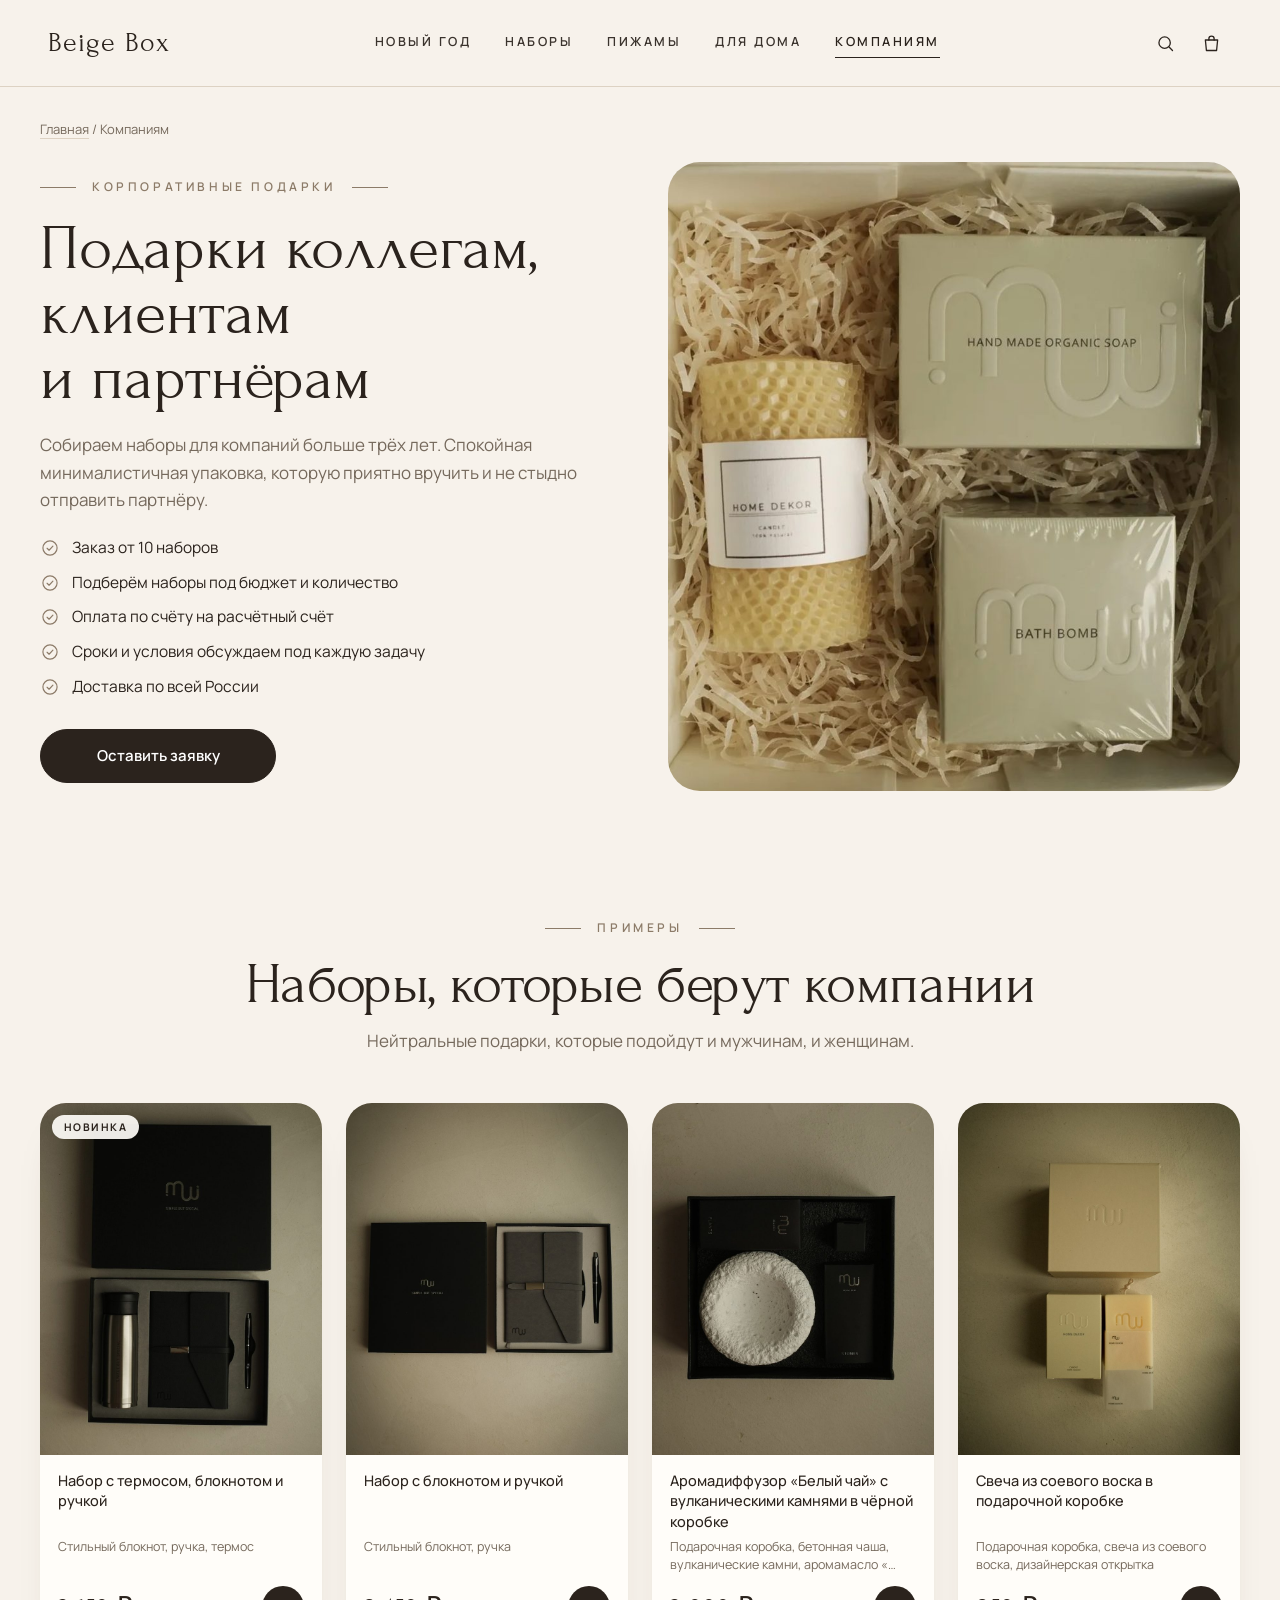
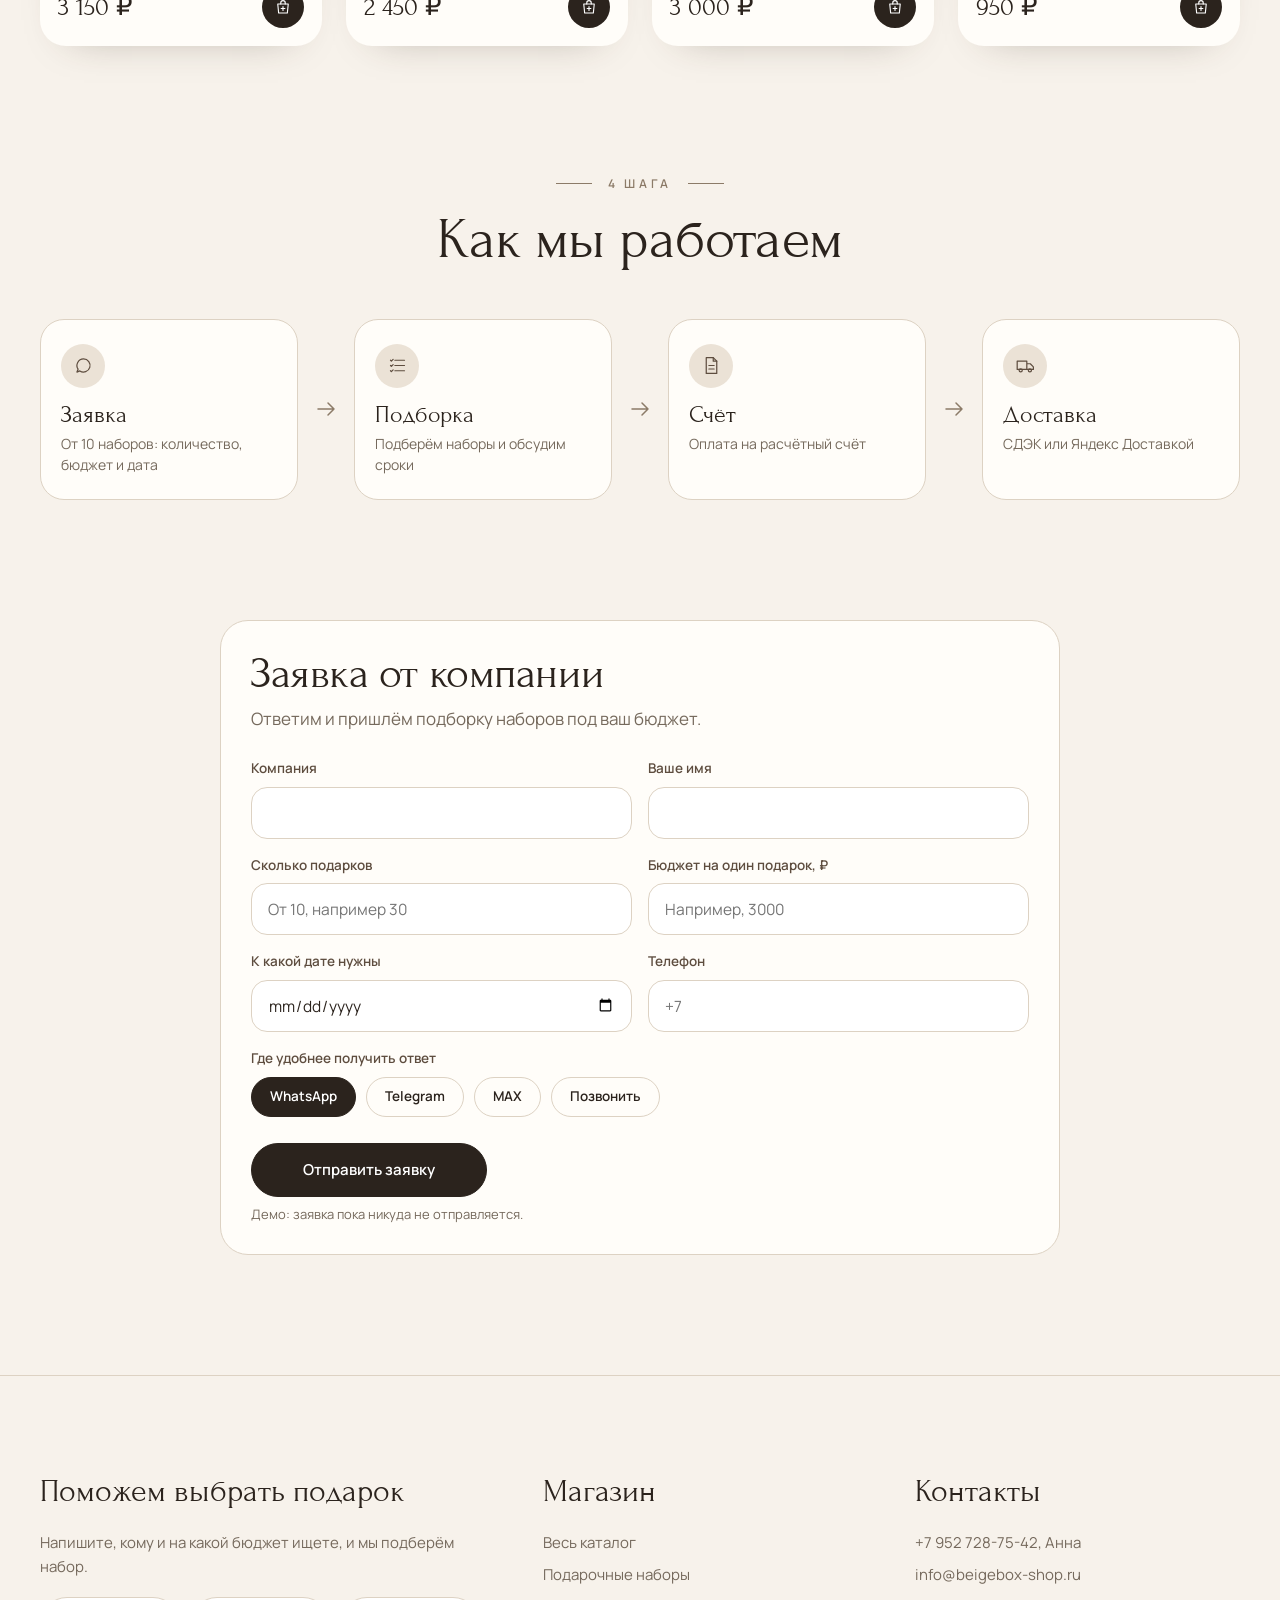
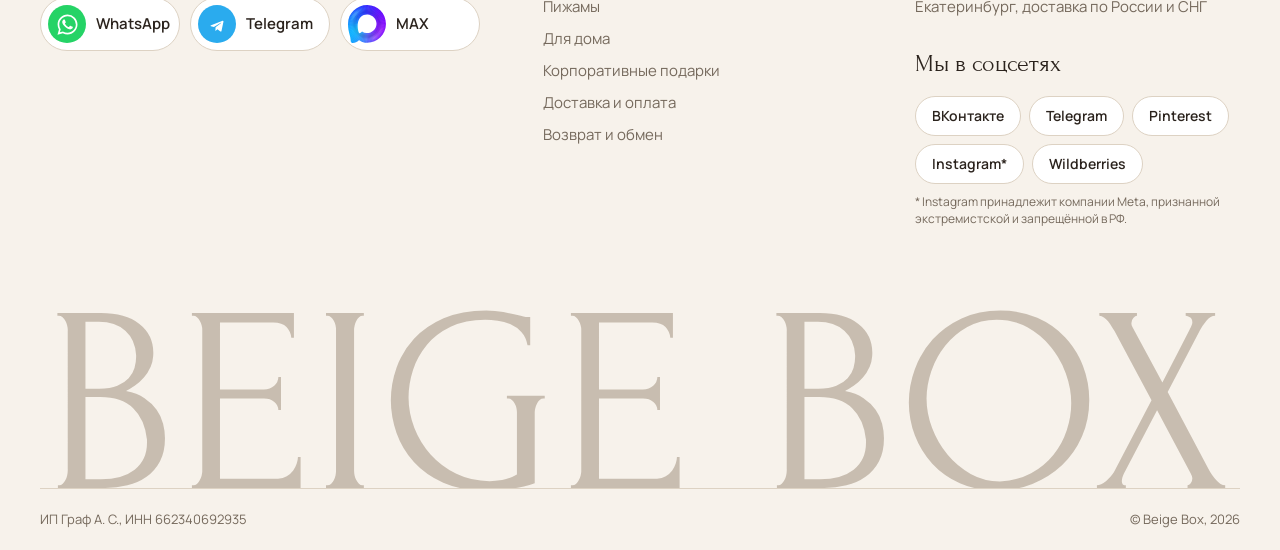
<file: corporate.html>
<!doctype html>
<html lang="ru">
<head>
<meta charset="utf-8"><meta name="robots" content="noindex,nofollow">
<meta name="viewport" content="width=device-width, initial-scale=1">
<title>Корпоративные подарки — Beige Box</title>
<meta name="description" content="Подарочные наборы для коллег, клиентов и партнёров. Заказ от 10 наборов, оплата по счёту, доставка по России.">
<link rel="preconnect" href="https://fonts.googleapis.com">
<link rel="preconnect" href="https://fonts.gstatic.com" crossorigin>
<link href="https://fonts.googleapis.com/css2?family=Forum&family=Manrope:wght@400;500;600;700&display=swap" rel="stylesheet">
<link rel="stylesheet" href="css/style.css?v=2">
</head>
<body data-page="corp">
<div id="site-header"></div>

<main>
  <div class="wrap" style="padding-top:32px">
    <div class="crumbs"><a href="index.html">Главная</a> / Компаниям</div>
    <div class="split">
      <div>
        <span class="eyebrow">Корпоративные подарки</span>
        <h1 style="margin-top:20px">Подарки коллегам, клиентам и&nbsp;партнёрам</h1>
        <p class="lead">Собираем наборы для&nbsp;компаний больше трёх лет. Спокойная минималистичная упаковка, которую приятно вручить и&nbsp;не&nbsp;стыдно отправить партнёру.</p>
        <ul class="ticks" id="ticks"></ul>
        <a href="#zayavka" class="btn">Оставить заявку</a>
      </div>
      <div class="ph"><img src="img/site/corp.jpg" alt="Подарочные наборы Beige Box для&nbsp;компаний"></div>
    </div>
  </div>

  <section>
    <div class="wrap">
      <div class="center" style="margin-bottom:48px">
        <span class="eyebrow">Примеры</span>
        <h2>Наборы, которые берут компании</h2>
        <p class="sub">Нейтральные подарки, которые подойдут и&nbsp;мужчинам, и&nbsp;женщинам.</p>
      </div>
      <div class="goods" id="goods"></div>
    </div>
  </section>

  <section>
    <div class="wrap">
      <div class="center" style="margin-bottom:48px">
        <span class="eyebrow">4&nbsp;шага</span>
        <h2>Как мы&nbsp;работаем</h2>
      </div>
      <div class="steps" id="steps"></div>
    </div>
  </section>

  <section id="zayavka">
    <div class="wrap" style="max-width:920px">
      <form class="form-block" id="f" style="margin:0">
        <h2 style="font-size:44px;margin-bottom:8px">Заявка от&nbsp;компании</h2>
        <p class="sub" style="margin-bottom:26px">Ответим и&nbsp;пришлём подборку наборов под&nbsp;ваш бюджет.</p>
        <div class="form-grid">
          <div class="field"><label for="c1">Компания</label><input type="text" id="c1" required></div>
          <div class="field"><label for="c2">Ваше имя</label><input type="text" id="c2" required></div>
          <div class="field"><label for="c3">Сколько подарков</label><input type="number" id="c3" min="10" placeholder="От 10, например 30"></div>
          <div class="field"><label for="c4">Бюджет на&nbsp;один подарок, ₽</label><input type="number" id="c4" min="0" placeholder="Например, 3000"></div>
          <div class="field"><label for="c5">К&nbsp;какой дате нужны</label><input type="date" id="c5"></div>
          <div class="field"><label for="c6">Телефон</label><input type="tel" id="c6" required placeholder="+7"></div>
          <div class="field full"><label>Где удобнее получить ответ</label>
            <div class="cat-bar" id="ch" style="justify-content:flex-start;flex-wrap:wrap;margin:0;padding:0">
              <button type="button" class="chip on" data-v="wa">WhatsApp</button>
              <button type="button" class="chip" data-v="tg">Telegram</button>
              <button type="button" class="chip" data-v="max">MAX</button>
              <button type="button" class="chip" data-v="call">Позвонить</button>
            </div></div>
        </div>
        <button class="btn" type="submit" style="margin-top:26px">Отправить заявку</button>
        <p class="hint">Демо: заявка пока никуда не&nbsp;отправляется.</p>
      </form>
    </div>
  </section>
</main>

<div id="site-footer"></div>
<script src="js/products.js?v=1"></script>
<script src="js/main.js?v=1"></script>
<script>
document.addEventListener('DOMContentLoaded', () => {
  document.getElementById('ticks').innerHTML = ['Заказ от&nbsp;10&nbsp;наборов', 'Подберём наборы под&nbsp;бюджет и&nbsp;количество', 'Оплата по&nbsp;счёту на&nbsp;расчётный счёт', 'Сроки и&nbsp;условия обсуждаем под&nbsp;каждую задачу', 'Доставка по&nbsp;всей России']
    .map(t => `<li>${ICON.tick}<span>${t}</span></li>`).join('');
  document.getElementById('goods').innerHTML = PRODUCTS.filter(p => p.who.includes('work') && !p.soldout).slice(0, 4).map(cardHTML).join('');
  const S = [['chat', 'Заявка', 'От&nbsp;10&nbsp;наборов: количество, бюджет и&nbsp;дата'], ['list', 'Подборка', 'Подберём наборы и&nbsp;обсудим сроки'], ['doc', 'Счёт', 'Оплата на&nbsp;расчётный счёт'], ['truck', 'Доставка', 'СДЭК или&nbsp;Яндекс Доставкой']];
  document.getElementById('steps').innerHTML = S.map(([i, b, s]) => `<div class="step"><span class="pi">${ICON[i]}</span><b>${b}</b><span>${s}</span></div>`).join(`<div class="to">${ICON.arr}</div>`);
  document.querySelectorAll('#ch .chip').forEach(b => b.onclick = () => document.querySelectorAll('#ch .chip').forEach(x => x.classList.toggle('on', x === b)));
  document.getElementById('f').onsubmit = e => { e.preventDefault(); e.target.reset(); toast('Заявка отправлена (демо)'); };
});
</script>
</body>
</html>
</file>
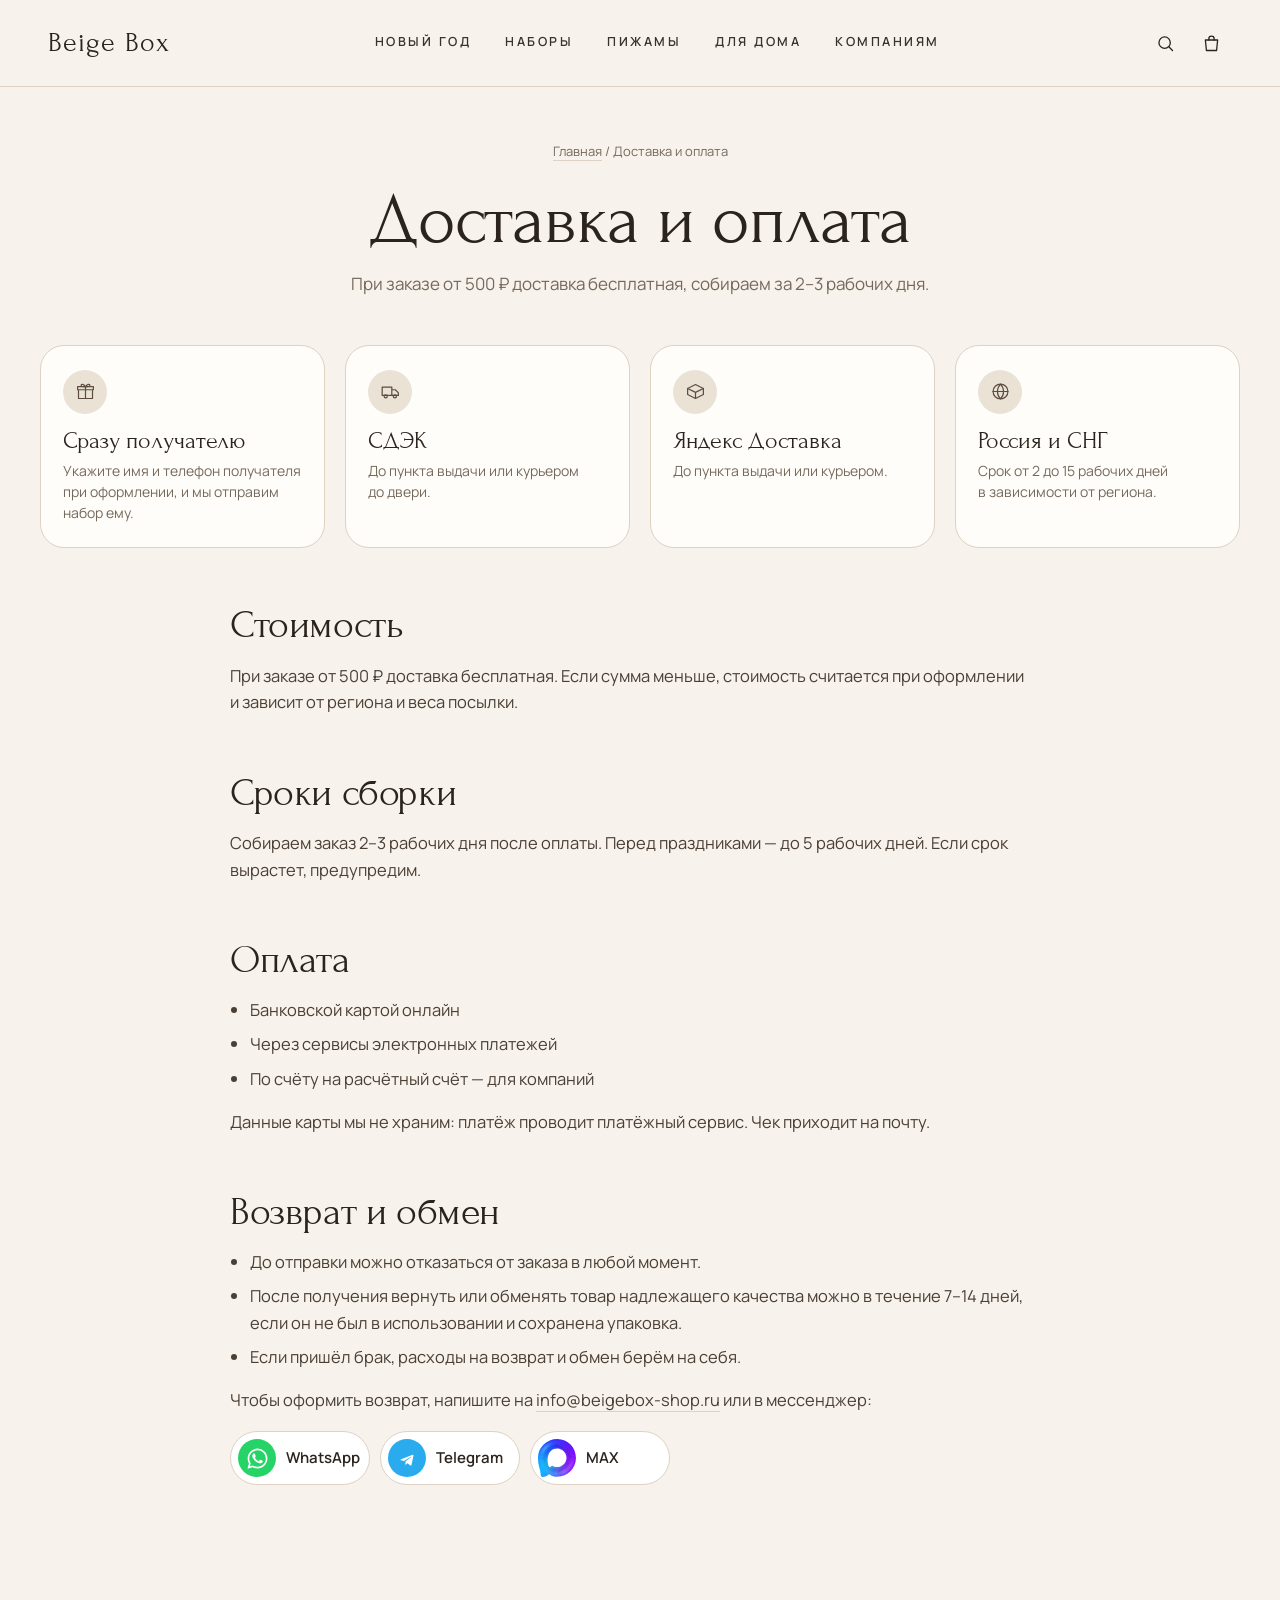
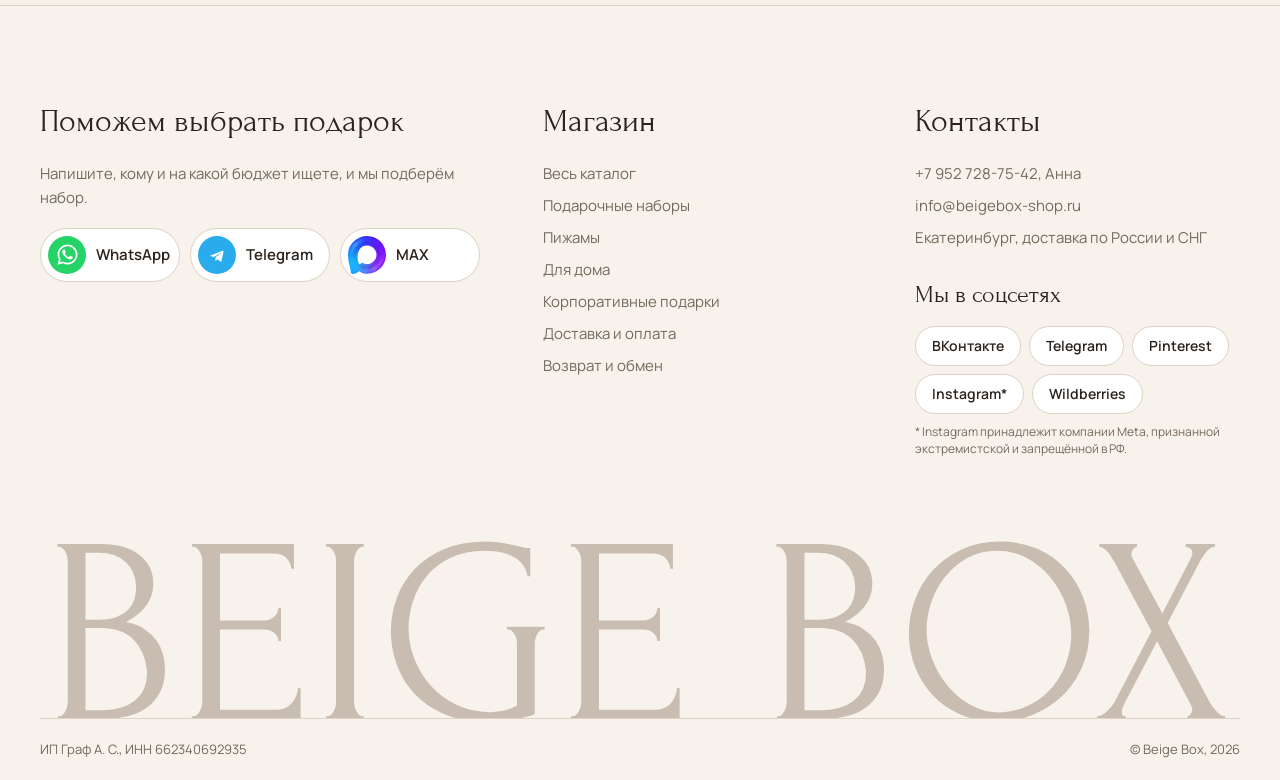
<file: delivery.html>
<!doctype html>
<html lang="ru">
<head>
<meta charset="utf-8"><meta name="robots" content="noindex,nofollow">
<meta name="viewport" content="width=device-width, initial-scale=1">
<title>Доставка и оплата — Beige Box</title>
<meta name="description" content="Бесплатная доставка от 500 ₽ по России и СНГ: СДЭК и Яндекс Доставка. Сборка заказа 2–3 рабочих дня.">
<link rel="preconnect" href="https://fonts.googleapis.com">
<link rel="preconnect" href="https://fonts.gstatic.com" crossorigin>
<link href="https://fonts.googleapis.com/css2?family=Forum&family=Manrope:wght@400;500;600;700&display=swap" rel="stylesheet">
<link rel="stylesheet" href="css/style.css?v=2">
</head>
<body data-page="delivery">
<div id="site-header"></div>

<main>
  <div class="wrap page-head">
    <div class="crumbs"><a href="index.html">Главная</a> / Доставка и&nbsp;оплата</div>
    <h1>Доставка и&nbsp;оплата</h1>
    <p class="sub">При&nbsp;заказе от&nbsp;500&nbsp;₽ доставка бесплатная, собираем за&nbsp;<span class="nw">2–3</span>&nbsp;рабочих дня.</p>
  </div>

  <div class="wrap">
    <div class="info4" id="info"></div>
  </div>

  <div class="wrap">
    <div class="text-page">
      <h2>Стоимость</h2>
      <p>При&nbsp;заказе от&nbsp;500&nbsp;₽ доставка бесплатная. Если сумма меньше, стоимость считается при&nbsp;оформлении и&nbsp;зависит от&nbsp;региона и&nbsp;веса посылки.</p>
      <h2>Сроки сборки</h2>
      <p>Собираем заказ <span class="nw">2–3</span>&nbsp;рабочих дня после оплаты. Перед праздниками&nbsp;— до&nbsp;5&nbsp;рабочих дней. Если срок вырастет, предупредим.</p>
      <h2>Оплата</h2>
      <ul>
        <li>Банковской картой онлайн</li>
        <li>Через сервисы электронных платежей</li>
        <li>По&nbsp;счёту на&nbsp;расчётный счёт&nbsp;— для&nbsp;компаний</li>
      </ul>
      <p>Данные карты мы&nbsp;не&nbsp;храним: платёж проводит платёжный сервис. Чек приходит на&nbsp;почту.</p>
      <h2 id="return">Возврат и&nbsp;обмен</h2>
      <ul>
        <li>До&nbsp;отправки можно отказаться от&nbsp;заказа в&nbsp;любой момент.</li>
        <li>После получения вернуть или&nbsp;обменять товар надлежащего качества можно в&nbsp;течение <span class="nw">7–14</span>&nbsp;дней, если он&nbsp;не&nbsp;был в&nbsp;использовании и&nbsp;сохранена упаковка.</li>
        <li>Если пришёл брак, расходы на&nbsp;возврат и&nbsp;обмен берём на&nbsp;себя.</li>
      </ul>
      <p>Чтобы оформить возврат, напишите на&nbsp;<a href="mailto:info@beigebox-shop.ru">info@beigebox-shop.ru</a> или&nbsp;в&nbsp;мессенджер:</p>
      <div id="m"></div>
    </div>
  </div>
</main>

<div id="site-footer"></div>
<script src="js/products.js?v=1"></script>
<script src="js/main.js?v=1"></script>
<script>
document.addEventListener('DOMContentLoaded', () => {
  const T = [
    ['gift', 'Сразу получателю', 'Укажите имя и&nbsp;телефон получателя при&nbsp;оформлении, и&nbsp;мы&nbsp;отправим набор ему.'],
    ['truck', 'СДЭК', 'До&nbsp;пункта выдачи или&nbsp;курьером до&nbsp;двери.'],
    ['box', 'Яндекс Доставка', 'До&nbsp;пункта выдачи или&nbsp;курьером.'],
    ['world', 'Россия и&nbsp;СНГ', 'Срок от&nbsp;2&nbsp;до&nbsp;15&nbsp;рабочих дней в&nbsp;зависимости от&nbsp;региона.']
  ];
  document.getElementById('info').innerHTML = T.map(([i, b, s]) => `<div><span class="pi">${ICON[i]}</span><b>${b}</b><span>${s}</span></div>`).join('');
  document.getElementById('m').innerHTML = MSG;
});
</script>
</body>
</html>
</file>
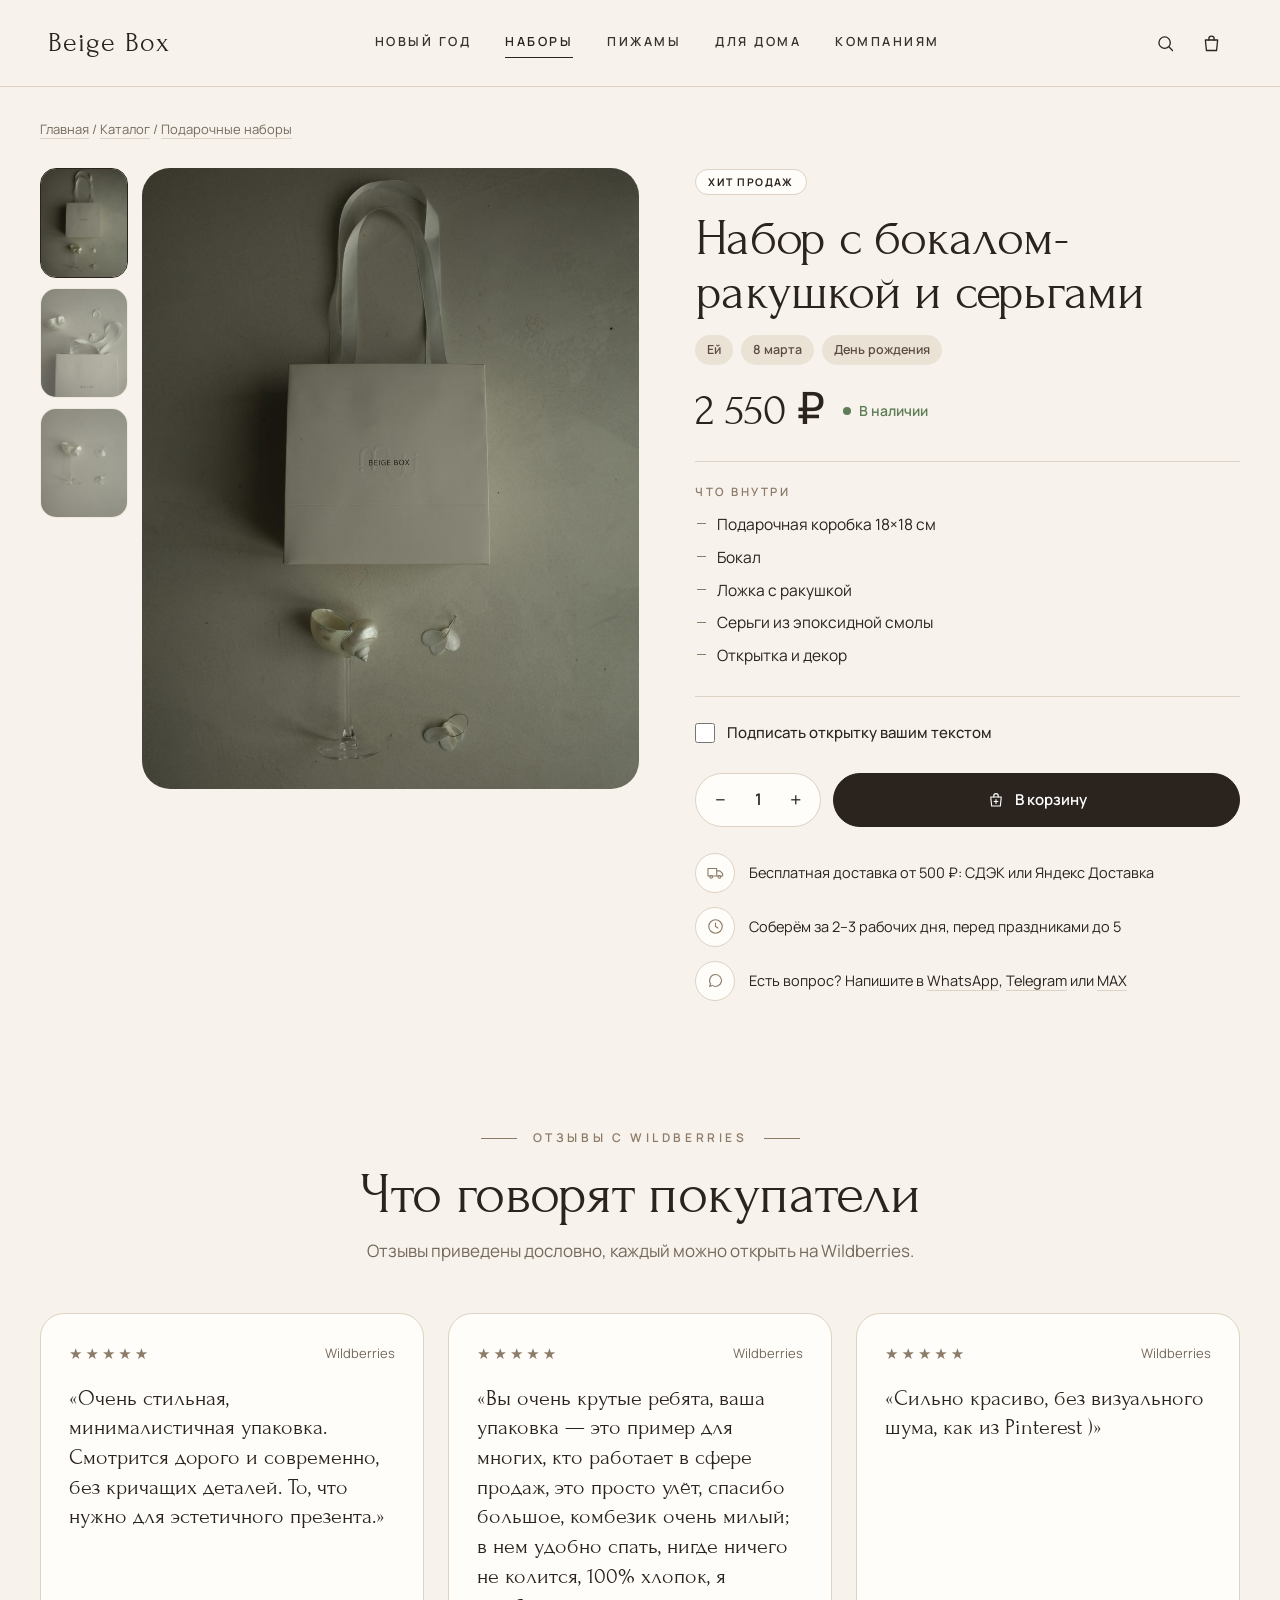
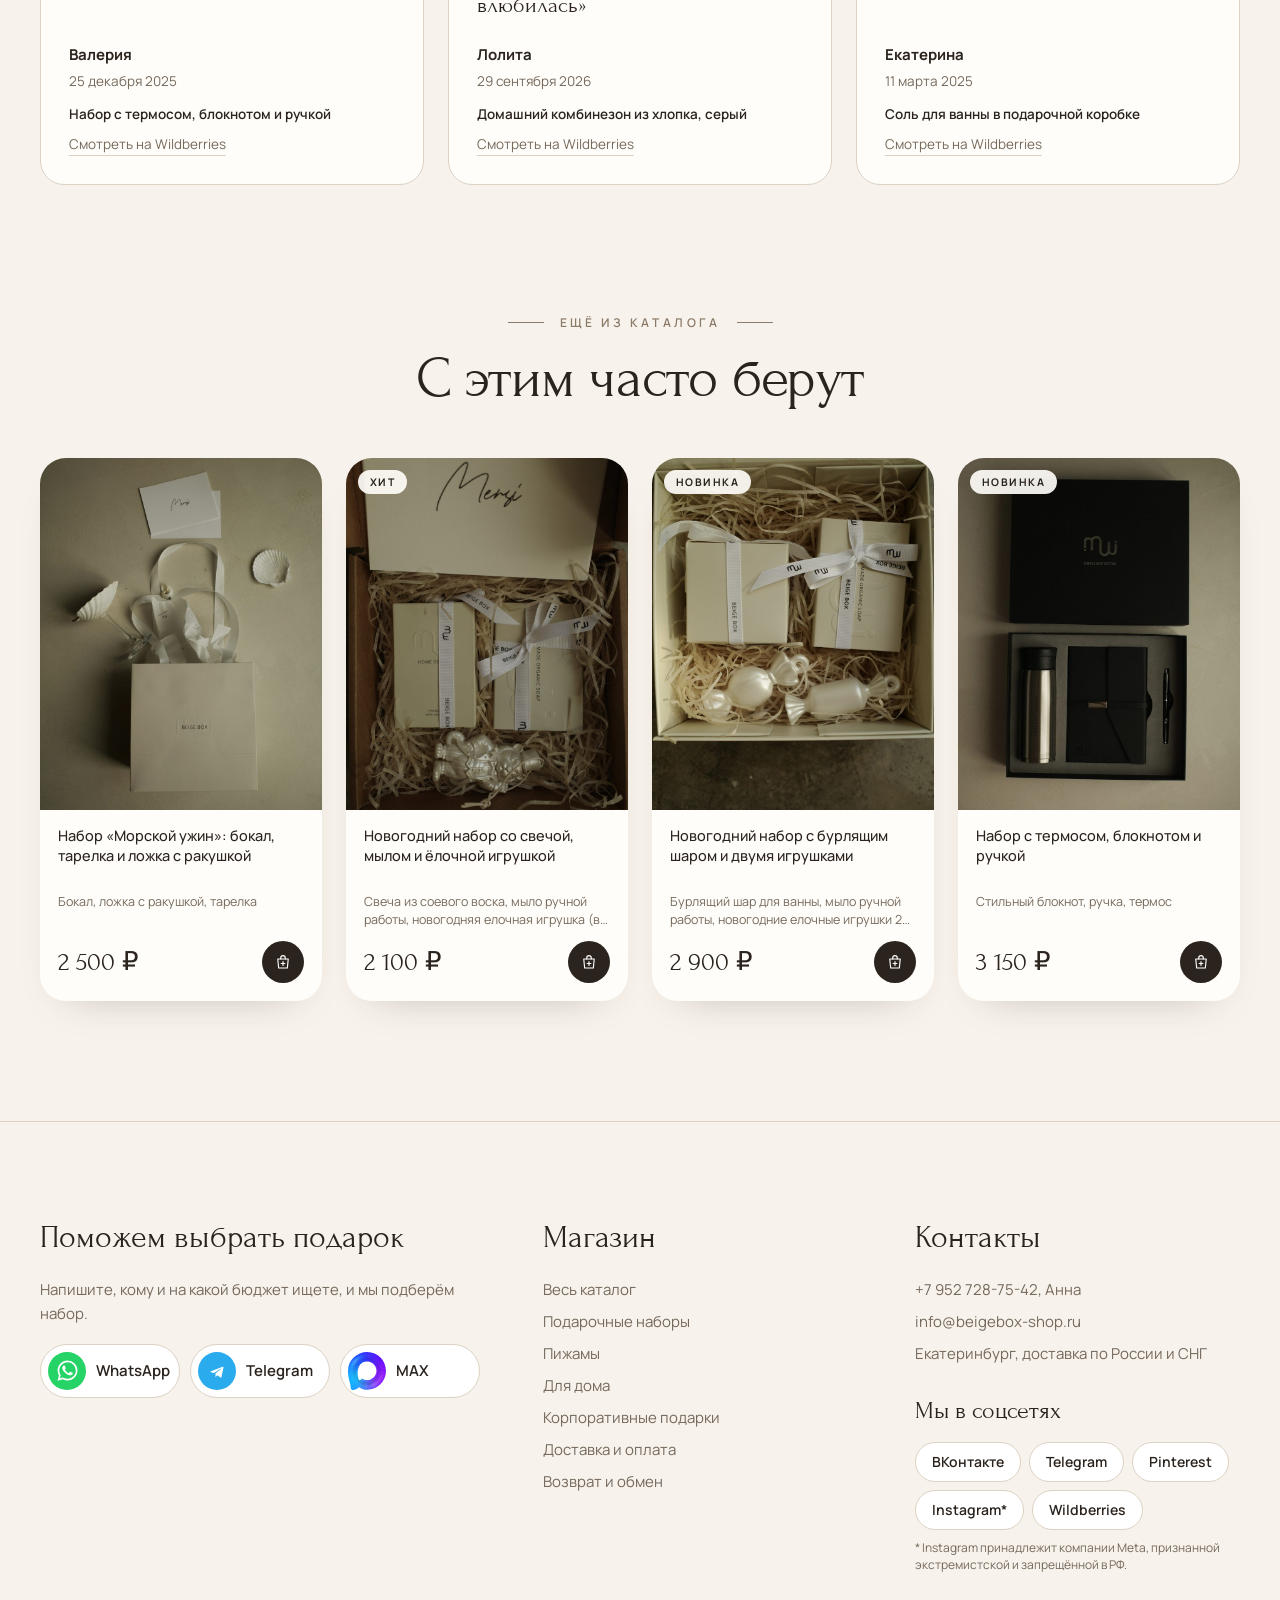
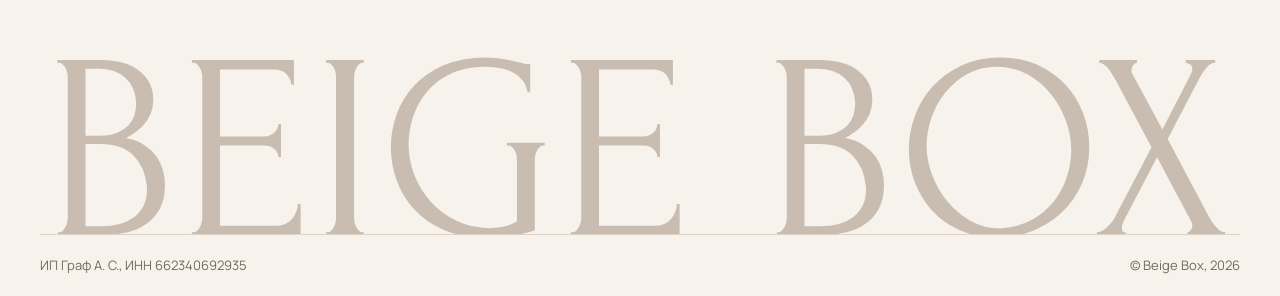
<file: product.html>
<!doctype html>
<html lang="ru">
<head>
<meta charset="utf-8"><meta name="robots" content="noindex,nofollow">
<meta name="viewport" content="width=device-width, initial-scale=1">
<title>Товар — Beige Box</title>
<link rel="preconnect" href="https://fonts.googleapis.com">
<link rel="preconnect" href="https://fonts.gstatic.com" crossorigin>
<link href="https://fonts.googleapis.com/css2?family=Forum&family=Manrope:wght@400;500;600;700&display=swap" rel="stylesheet">
<link rel="stylesheet" href="css/style.css?v=2">
</head>
<body data-page="product">
<div id="site-header"></div>

<main>
  <div class="wrap" style="padding-top:32px">
    <div class="crumbs" id="crumbs" style="margin:0"></div>
    <div class="pp" id="pp"></div>
  </div>

  <section id="rvSec">
    <div class="wrap">
      <div class="center">
        <span class="eyebrow">Отзывы с&nbsp;Wildberries</span>
        <h2>Что говорят покупатели</h2>
        <p class="sub">Отзывы приведены дословно, каждый можно открыть на&nbsp;Wildberries.</p>
      </div>
      <div class="rvs" id="rvs"></div>
    </div>
  </section>

  <section>
    <div class="wrap">
      <div class="center" style="margin-bottom:48px">
        <span class="eyebrow">Ещё из&nbsp;каталога</span>
        <h2>С&nbsp;этим часто берут</h2>
      </div>
      <div class="goods" id="more"></div>
    </div>
  </section>
</main>

<div id="site-footer"></div>
<script src="js/products.js?v=1"></script>
<script src="js/reviews.js?v=1"></script>
<script src="js/main.js?v=1"></script>
<script>
/* стандартная таблица размеров, обхваты в сантиметрах */
const SIZE_W = [['S','42–44','84–88','66–70','92–96'],['M','46','88–92','70–74','96–100'],['L','48','92–96','74–78','100–104'],['XL','50','96–100','78–82','104–108'],['XXL','52','100–104','82–86','108–112']];
const SIZE_M = [['M','48','96–100','84–88','98–102'],['L','50','100–104','88–92','102–106'],['XL','52','104–108','92–96','106–110'],['XXL','54','108–112','96–100','110–114']];
function sizeTable(p) {
  const tbl = (title, rows) => `<h5>${title}</h5><table><thead><tr><th>Размер</th><th>Россия</th><th>Грудь</th><th>Талия</th><th>Бёдра</th></tr></thead><tbody>${rows.map(r => `<tr class="${p.sizes.includes(r[0]) ? 'has' : ''}"><td><b>${r[0]}</b></td><td>${r[1]}</td><td>${r[2]}</td><td>${r[3]}</td><td>${r[4]}</td></tr>`).join('')}</tbody></table>`;
  const her = p.who.includes('her'), him = p.who.includes('him');
  return (her || !him ? tbl('Женские размеры', SIZE_W) : '') + (him ? tbl('Мужские размеры', SIZE_M) : '') +
    `<p class="st-note">Обхваты тела в&nbsp;сантиметрах. Размеры этой модели выделены. Если сомневаетесь между двумя, напишите нам: подскажем по&nbsp;посадке.</p>`;
}

const p = byId(qs.get('id')) || PRODUCTS[0];
const cat = CATS.find(c => c.id === p.cat);
document.title = p.name + ' — Beige Box';
document.body.dataset.page = p.cat;

document.addEventListener('DOMContentLoaded', () => {
  document.getElementById('crumbs').innerHTML = `<a href="index.html">Главная</a> / <a href="catalog.html">Каталог</a> / <a href="catalog.html?cat=${p.cat}">${cat.name}</a>`;

  const sized = p.sizes && p.sizes.length;
  let size = sized ? (p.sizes.find(s => (p.stock[s] || 0) > 0) || '') : '';
  let qty = 1;
  const tags = [...p.who.map(w => WHO[w]), ...p.occ.map(o => OCC[o])];
  const items = p.items || [];
  const li = t => `<li>${nb(cap(t.replace(/(\d+)\*(\d+)/g, '$1×$2')))}</li>`;

  document.getElementById('pp').innerHTML = `
    <div class="gal">
      <div class="thumbs">${p.photos.map((f, i) => `<button type="button" class="${i ? '' : 'on'}" data-i="${i}" aria-label="Фото ${i + 1}"><img src="${f}" alt=""></button>`).join('')}</div>
      <div class="main-img"><img id="main" src="${p.photos[0]}" alt="${p.name}"></div>
    </div>
    <div class="pp-info">
      ${p.badge ? `<span class="badge">${p.badge === 'hit' ? 'Хит продаж' : 'Новинка'}</span>` : ''}
      <h1 class="pp-title">${nb(p.name)}</h1>
      ${tags.length ? `<div class="tags">${tags.map(t => `<span class="tag">${t}</span>`).join('')}</div>` : ''}
      <div class="pp-price"><b>${RUB(p.price)}</b><span class="stock" id="stock"></span></div>

      ${items.length ? `<div class="block"><h4>Что внутри</h4><ul class="inside-list">${items.map(li).join('')}</ul></div>`
        : `<div class="block"><h4>Описание</h4><ul class="inside-list">${p.comp ? li('Состав: ' + p.comp) : ''}${p.color ? li('Цвет: ' + p.color) : ''}</ul></div>`}

      ${sized ? `<div class="block"><h4>Размер <button type="button" id="size-link">Таблица размеров</button></h4>
        <div class="sizes">${p.sizes.map(s => `<button type="button" class="size${s === size ? ' on' : ''}" data-s="${s}" ${(p.stock[s] || 0) > 0 ? '' : 'disabled title="Нет в наличии"'}>${s}</button>`).join('')}</div>
        <div class="size-table" id="sizes">${sizeTable(p)}</div>
      </div>` : ''}

      ${p.cat === 'gifts' ? `<div class="block">
        <label class="chk"><input type="checkbox" id="card-on"> Подписать открытку вашим текстом</label>
        <div class="slide" id="card-box"><textarea id="card-txt" maxlength="200" placeholder="Например: С Новым годом! Пусть будет тепло и уютно. Маша"></textarea>
        <p class="hint">Подпишем открытку от&nbsp;руки и&nbsp;положим в&nbsp;набор. Если подарок едет сразу получателю, он&nbsp;увидит ваши слова.</p></div>
      </div>` : ''}

      <div class="buy">
        <div class="qty"><button type="button" id="minus" aria-label="Меньше">−</button><span id="qn">1</span><button type="button" id="plus" aria-label="Больше">+</button></div>
        <button class="btn" type="button" id="add">${ICON.bagPlus}В&nbsp;корзину</button>
      </div>

      <div class="perks-list">
        <div><i class="pi">${ICON.truck}</i><span>Бесплатная доставка от&nbsp;500&nbsp;₽: СДЭК или&nbsp;Яндекс Доставка</span></div>
        <div><i class="pi">${ICON.clock}</i><span>Соберём за&nbsp;<span class="nw">2–3</span>&nbsp;рабочих дня, перед праздниками до&nbsp;5</span></div>
        <div><i class="pi">${ICON.chat}</i><span>Есть вопрос? Напишите в&nbsp;<a href="${WA}" target="_blank" rel="noopener">WhatsApp</a>, <a href="${TG}" target="_blank" rel="noopener">Telegram</a> или&nbsp;<a href="${MAX}" target="_blank" rel="noopener">MAX</a></span></div>
      </div>
    </div>`;

  document.querySelectorAll('.thumbs button').forEach(b => b.onclick = () => {
    document.getElementById('main').src = p.photos[b.dataset.i];
    document.querySelectorAll('.thumbs button').forEach(x => x.classList.toggle('on', x === b));
  });
  const addBtn = document.getElementById('add');
  function paintStock() {
    const el = document.getElementById('stock');
    const none = p.soldout || (sized && !size);
    if (none) { el.className = 'stock out'; el.textContent = 'Нет в наличии'; addBtn.disabled = true; addBtn.textContent = 'Нет в наличии'; return; }
    const n = sized ? (p.stock[size] || 0) : 99;
    el.className = 'stock' + (n <= 2 ? ' low' : '');
    el.textContent = n <= 2 ? `Осталось ${n} шт.` : 'В наличии';
  }
  paintStock();
  document.querySelectorAll('.size').forEach(b => b.onclick = () => {
    size = b.dataset.s;
    document.querySelectorAll('.size').forEach(x => x.classList.toggle('on', x === b));
    paintStock();
  });
  const sl = document.getElementById('size-link');
  if (sl) sl.onclick = () => document.getElementById('sizes').classList.toggle('on');
  const co = document.getElementById('card-on');
  if (co) co.onchange = () => document.getElementById('card-box').classList.toggle('on', co.checked);
  const qn = document.getElementById('qn');
  document.getElementById('minus').onclick = () => { qty = Math.max(1, qty - 1); qn.textContent = qty; };
  const maxQty = () => sized ? Math.max(1, Math.min(20, p.stock[size] || 1)) : 20;
  document.getElementById('plus').onclick = () => {
    if (qty >= maxQty()) { toast(sized ? `В наличии только ${maxQty()} шт.` : 'Больше 20 штук — напишите нам'); return; }
    qty++; qn.textContent = qty;
  };
  document.querySelectorAll('.size').forEach(b => b.addEventListener('click', () => { qty = Math.min(qty, maxQty()); qn.textContent = qty; }));
  addBtn.onclick = () => {
    const note = co && co.checked ? document.getElementById('card-txt').value.trim() : '';
    cartAdd(p.id, size, note, qty);
  };

  /* отзывы: сначала про этот товар, потом остальные; всегда три */
  const rv = REVIEWS.filter(r => r.id === p.id).concat(REVIEWS.filter(r => r.id !== p.id)).slice(0, 3);
  document.getElementById('rvs').innerHTML = rv.map(r => {
    const rp = byId(r.id);
    return `<article class="rv">
      <div class="rv-top"><span class="rv-stars" aria-label="Оценка 5 из 5">★★★★★</span><span>Wildberries</span></div>
      <p class="rv-text">«${nb(r.text)}»</p>
      <div class="rv-foot"><b>${r.name}</b><span>${r.date}</span>
        ${rp && rp.id !== p.id ? `<a class="rv-prod" href="product.html?id=${rp.id}">${nb(rp.name)}</a>` : ''}
        <a class="rv-link" href="https://www.wildberries.ru/catalog/${r.wb}/feedbacks" target="_blank" rel="noopener">Смотреть на&nbsp;Wildberries</a></div>
    </article>`;
  }).join('');

  /* похожие: тот же раздел, потом общий повод; только те, что в наличии */
  const ok = x => x.id !== p.id && !x.soldout;
  const more = PRODUCTS.filter(x => ok(x) && x.cat === p.cat)
    .concat(PRODUCTS.filter(x => ok(x) && x.cat !== p.cat && x.occ.some(o => p.occ.includes(o))))
    .slice(0, 4);
  document.getElementById('more').innerHTML = more.map(cardHTML).join('');
});
</script>
</body>
</html>
</file>
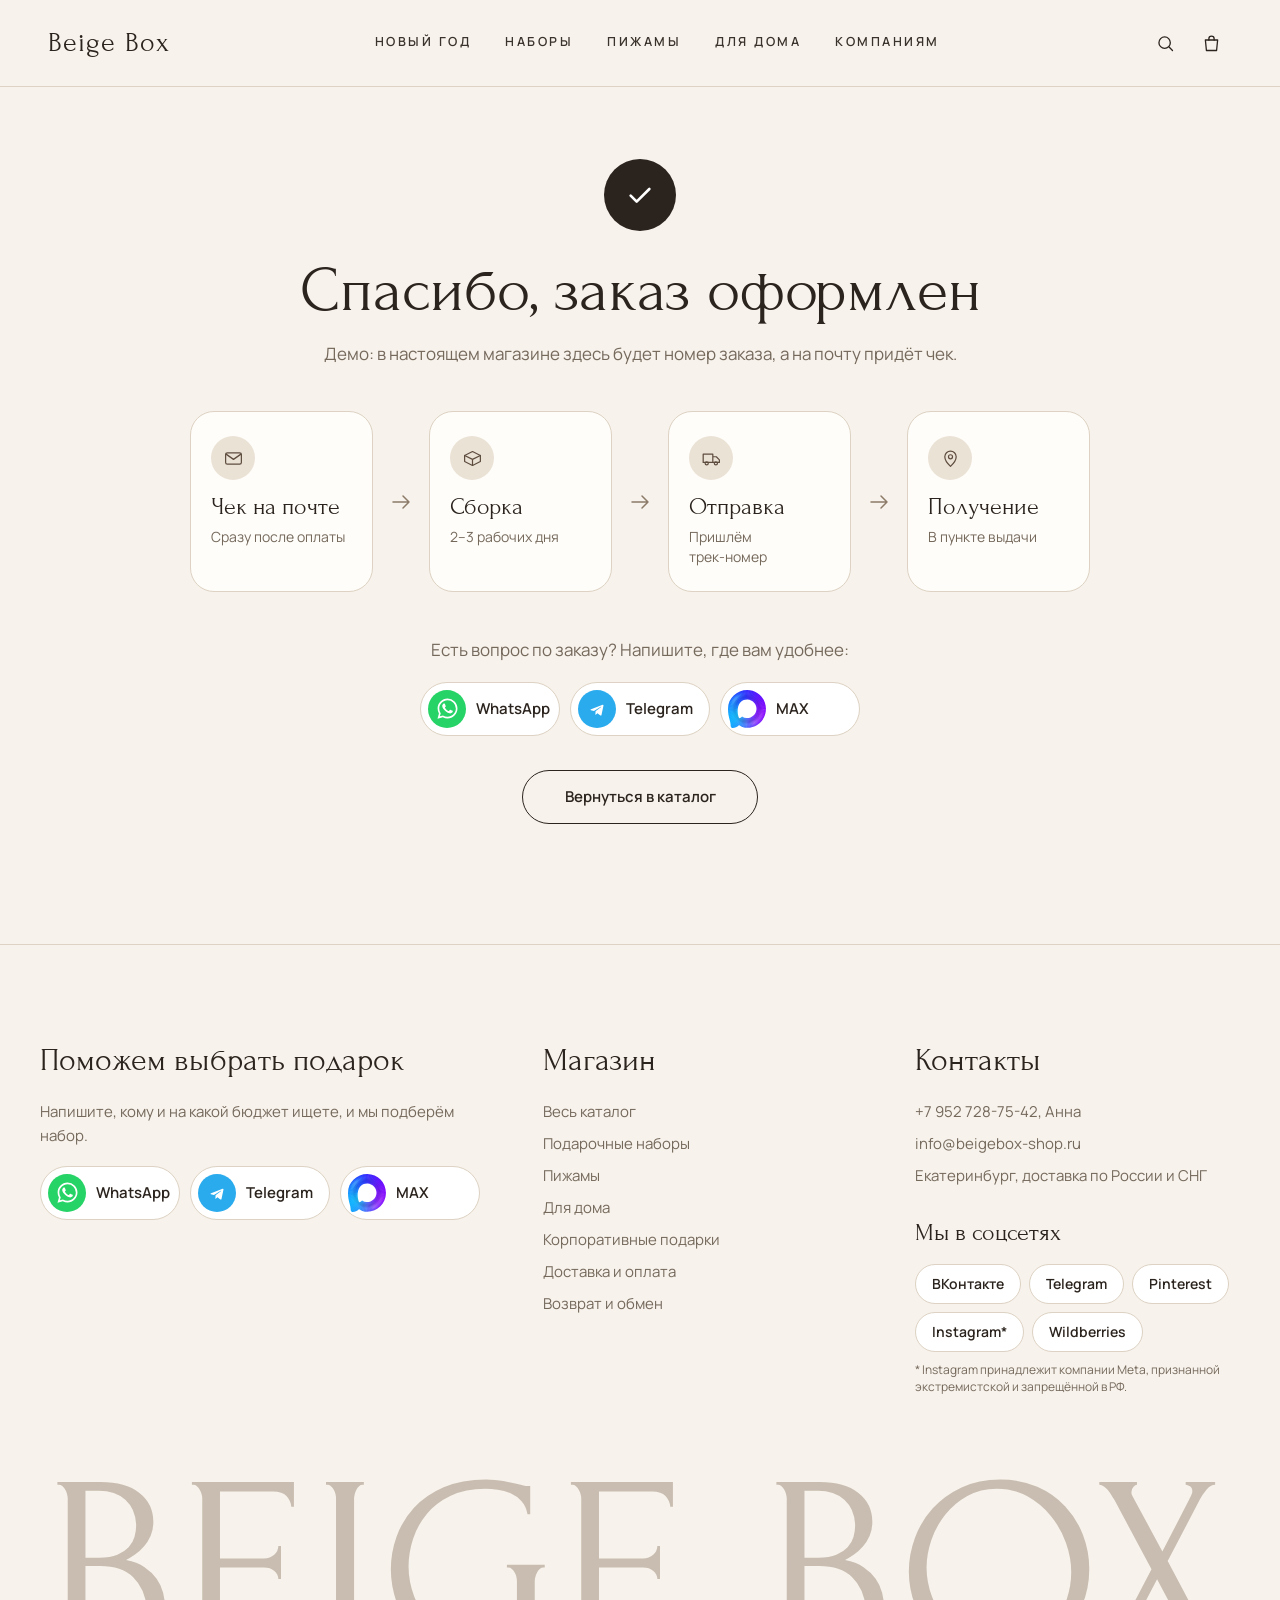
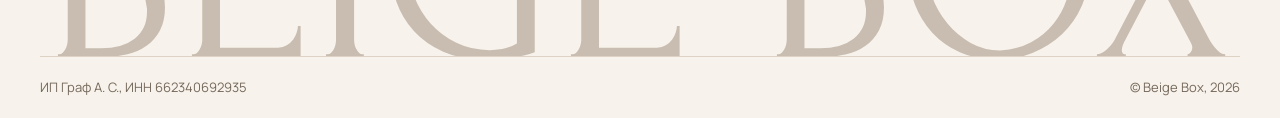
<file: success.html>
<!doctype html>
<html lang="ru">
<head>
<meta charset="utf-8"><meta name="robots" content="noindex,nofollow">
<meta name="viewport" content="width=device-width, initial-scale=1">
<title>Заказ оформлен — Beige Box</title>
<link rel="preconnect" href="https://fonts.googleapis.com">
<link rel="preconnect" href="https://fonts.gstatic.com" crossorigin>
<link href="https://fonts.googleapis.com/css2?family=Forum&family=Manrope:wght@400;500;600;700&display=swap" rel="stylesheet">
<link rel="stylesheet" href="css/style.css?v=2">
</head>
<body data-page="success">
<div id="site-header"></div>

<main>
  <section style="padding-top:72px">
    <div class="wrap done">
      <div class="ok" id="ok"></div>
      <h1 id="h">Спасибо, заказ оформлен</h1>
      <p class="sub">Демо: в&nbsp;настоящем магазине здесь будет номер заказа, а&nbsp;на&nbsp;почту придёт чек.</p>
      <div class="steps" id="steps"></div>
      <p class="sub">Есть вопрос по&nbsp;заказу? Напишите, где вам удобнее:</p>
      <div id="m"></div>
      <a href="catalog.html" class="btn line" style="margin-top:34px">Вернуться в&nbsp;каталог</a>
    </div>
  </section>
</main>

<div id="site-footer"></div>
<script src="js/products.js?v=1"></script>
<script src="js/main.js?v=1"></script>
<script>
document.addEventListener('DOMContentLoaded', () => {
  let last = null; try { last = JSON.parse(sessionStorage.getItem('bb_last')); } catch (e) {}
  const where = last ? ({ cdek: 'В пункте СДЭК или курьером', ya: 'Яндекс Доставкой' }[last.ship] || 'В пункте выдачи') : 'В пункте выдачи';
  const S = [['mail', 'Чек на почте', 'Сразу после оплаты'], ['box', 'Сборка', '2–3 рабочих дня'], ['truck', 'Отправка', 'Пришлём трек‑номер'], ['pin', 'Получение', where]];
  document.getElementById('ok').innerHTML = ICON.check;
  document.getElementById('steps').innerHTML = S.map(([i, b, s]) => `<div class="step"><span class="pi">${ICON[i]}</span><b>${b}</b><span>${nb(s)}</span></div>`).join(`<div class="to">${ICON.arr}</div>`);
  document.getElementById('m').innerHTML = MSG;
  if (last && last.name) document.getElementById('h').textContent = last.name + ', спасибо, заказ оформлен';
});
</script>
</body>
</html>
</file>
<file: css/style.css>
/* BEIGE BOX — общий стиль сайта. Основа утверждена на главной (07-design/v2): Forum + Manrope, кремовый и тауп */
:root{
  --cream:#f7f2eb; --paper:#fffdf9; --sand:#ebe2d6; --line:#ddd2c3;
  --taupe:#a39380; --taupe-d:#8c7b68; --mocha:#5e4d3f; --ink:#2b231d; --muted:#75695c;
  --ok:#5f7d57; --warn:#a4643b;
  --serif:'Forum',Georgia,serif; --sans:'Manrope',system-ui,sans-serif;
  --wrap:1280px; --r:24px; --btn-h:54px;
}
*{box-sizing:border-box}
html{scroll-behavior:smooth}
body{margin:0;background:var(--cream);color:var(--ink);font:16px/1.6 var(--sans);-webkit-font-smoothing:antialiased;overflow-x:hidden}
img{display:block;max-width:100%}
a{color:inherit;text-decoration:none}
button,input,select,textarea{font:inherit;color:inherit}
.wrap{max-width:var(--wrap);margin:0 auto;padding:0 40px}
h1,h2,h3,.serif{font-family:var(--serif);font-weight:400;margin:0}
em{font-style:normal}
.nw{white-space:nowrap}
.muted{color:var(--muted)}
.eyebrow{display:inline-flex;align-items:center;gap:16px;font:600 12px/1 var(--sans);letter-spacing:.3em;text-transform:uppercase;color:var(--taupe-d)}
.eyebrow::before,.eyebrow::after{content:"";width:36px;height:1px;background:currentColor}
.arr{width:18px;height:18px;flex:none}
svg.i{width:20px;height:20px;flex:none}

/* ===== кнопки: одна высота, одна ширина ===== */
.btn{display:inline-flex;align-items:center;justify-content:center;gap:10px;height:var(--btn-h);width:236px;max-width:100%;padding:0 24px;border-radius:999px;font:600 15px/1 var(--sans);border:1px solid var(--ink);background:var(--ink);color:#fff;cursor:pointer;transition:background .2s,color .2s,border-color .2s;white-space:nowrap}
.btn:hover{background:var(--mocha);border-color:var(--mocha)}
.btn:disabled{background:var(--line);border-color:var(--line);color:var(--muted);cursor:not-allowed}
.btn.light{background:var(--cream);border-color:var(--cream);color:var(--ink)}
.btn.light:hover{background:#fff;border-color:#fff}
.btn.glass{background:rgba(255,255,255,.12);border-color:rgba(255,255,255,.55);color:#fff;backdrop-filter:blur(10px);-webkit-backdrop-filter:blur(10px)}
.btn.glass:hover{background:rgba(255,255,255,.24)}
.btn.line{background:transparent;color:var(--ink)}
.btn.line:hover{background:var(--ink);color:#fff}
.btn.wide{width:100%}
.btn svg{width:18px;height:18px}

/* ===== шапка ===== */
.top{display:flex;align-items:center;justify-content:space-between;height:86px;gap:20px}
.logo{font:400 28px/1 var(--serif);letter-spacing:.04em;white-space:nowrap}
.nav{display:flex;gap:34px}
.nav a{font:600 12.5px/1 var(--sans);letter-spacing:.2em;text-transform:uppercase;padding:8px 0;border-bottom:1px solid transparent;opacity:.92}
.nav a:hover,.nav a.on{border-color:currentColor;opacity:1}
.icons{display:flex;gap:4px}
.ic{position:relative;width:42px;height:42px;display:grid;place-items:center;border-radius:50%;background:none;border:0;cursor:pointer;padding:0}
.ic:hover{background:rgba(94,77,63,.08)}
.ic svg{width:21px;height:21px}
.ic b{position:absolute;top:4px;right:3px;min-width:17px;height:17px;padding:0 4px;border-radius:9px;background:var(--ink);color:#fff;font:700 10px/17px var(--sans);text-align:center}
.ic b:empty{display:none}
.burger{display:none}
.site-head{position:relative;z-index:20;background:var(--cream);border-bottom:1px solid var(--line)}
.site-head .top{max-width:1440px;margin:0 auto;padding:0 48px}
/* на главной шапка лежит поверх фото */
.home .site-head{position:absolute;top:0;left:0;right:0;background:none;border:0;color:#fff}
.home .site-head .ic:hover{background:rgba(255,255,255,.14)}
.home .site-head .ic b{background:#fff;color:var(--ink)}

/* мобильное меню */
.drawer{position:fixed;inset:0;z-index:60;background:var(--cream);color:var(--ink);display:flex;flex-direction:column;padding:0 16px 24px;transform:translateX(100%);transition:transform .35s ease;overflow-y:auto}
.drawer.open{transform:none}
.drawer .top{padding:0}
.drawer nav{display:flex;flex-direction:column;margin-top:18px}
.drawer nav a{font:400 32px/1.1 var(--serif);padding:14px 0;border-bottom:1px solid var(--line);display:flex;justify-content:space-between;align-items:center}
.drawer nav a svg{width:20px;height:20px;color:var(--taupe-d)}
.drawer .d-msg{margin-top:auto;padding-top:28px}
.drawer .d-msg p{margin:0 0 12px;color:var(--muted);font-size:14.5px}
body.lock{overflow:hidden}

/* ===== мессенджеры ===== */
.msgs{display:flex;gap:10px;margin-top:18px;flex-wrap:wrap}
.msg{display:flex;align-items:center;gap:10px;height:var(--btn-h);width:140px;padding:0 12px 0 7px;border:1px solid var(--line);border-radius:999px;font-weight:600;font-size:15px;background:#fff;color:var(--ink)}
.msg:hover{border-color:var(--taupe)}
.mi{width:38px;height:38px;border-radius:50%;display:grid;place-items:center;flex:none}
.mi svg{width:21px;height:21px}
.mi.wa{background:#25D366}.mi.tg{background:#2AABEE}
.mi.max{background:none}
.mi.max img{width:38px;height:38px}

/* ===== общие секции ===== */
section{padding:120px 0 0}
.center{text-align:center}
.center h2{margin:18px 0 12px}
h2{font-size:58px;line-height:1.05;letter-spacing:-.01em}
.sub{color:var(--muted);font-size:17px;margin:0}

/* заголовок внутренних страниц */
.page-head{padding:54px 0 0;text-align:center}
.crumbs{font-size:13px;color:var(--muted);margin-bottom:22px}
.crumbs a{border-bottom:1px solid var(--line)}
.crumbs a:hover{color:var(--ink);border-color:var(--ink)}
.page-head h1,.pp-title{font-size:72px;line-height:1;letter-spacing:-.015em}
.page-head .sub{margin-top:14px}
.page-head + *{margin-top:48px}

/* ===== карточка товара ===== */
.goods{display:grid;grid-template-columns:repeat(4,1fr);gap:24px}
.card{position:relative;display:flex;flex-direction:column;background:var(--paper);color:var(--ink);border-radius:26px;overflow:hidden;box-shadow:0 18px 40px -30px rgba(60,45,30,.4)}
.card .im{display:block;aspect-ratio:4/5;overflow:hidden;position:relative;background:var(--sand)}
.card .im img{position:absolute;inset:0;width:100%;height:100%;object-fit:cover;transition:opacity .45s,transform .7s}
.card .im img+img{opacity:0}
.card:hover .im img+img{opacity:1}
.card:hover .im img{transform:scale(1.03)}
.badge{position:absolute;z-index:2;top:12px;left:12px;padding:7px 12px;border-radius:999px;background:rgba(255,253,249,.92);font:700 10.5px/1 var(--sans);letter-spacing:.14em;text-transform:uppercase}
.badge.out{background:var(--ink);color:#fff}
.card .bd{padding:16px 18px 18px;display:flex;flex-direction:column;flex:1}
.card .nm{font-size:14.5px;font-weight:500;line-height:1.4;min-height:61px;display:-webkit-box;-webkit-line-clamp:3;-webkit-box-orient:vertical;overflow:hidden}
.card .nm:hover{color:var(--mocha)}
.card .ins{font-size:12.5px;line-height:1.45;color:var(--muted);margin-top:6px;min-height:36px;display:-webkit-box;-webkit-line-clamp:2;-webkit-box-orient:vertical;overflow:hidden}
.card .pr{display:flex;align-items:center;justify-content:space-between;margin-top:auto;padding-top:12px}
.card .pr b{font:400 26px/1 var(--serif)}
.card .go{width:42px;height:42px;flex:none;border-radius:50%;background:var(--ink);color:#fff;display:grid;place-items:center;border:0;cursor:pointer;padding:0;transition:background .2s}
.card .go:hover{background:var(--mocha)}
.card .go:disabled{background:var(--line);color:var(--muted);cursor:not-allowed}
.card .go svg{width:18px;height:18px}
.card.soldout .im img{filter:grayscale(.5) opacity(.7)}

/* ===== каталог ===== */
.cat-bar{display:flex;gap:10px;flex-wrap:wrap;justify-content:center}
.chip{display:inline-flex;align-items:center;height:40px;padding:0 18px;border-radius:999px;border:1px solid var(--line);background:var(--paper);font:600 13.5px/1 var(--sans);cursor:pointer;white-space:nowrap;transition:background .2s,border-color .2s,color .2s}
.chip:hover{border-color:var(--taupe)}
.chip.on{background:var(--ink);border-color:var(--ink);color:#fff}
.cat-layout{display:grid;grid-template-columns:250px 1fr;gap:40px;align-items:start;margin-top:40px}
.filters{position:sticky;top:24px;background:var(--paper);border:1px solid var(--line);border-radius:var(--r);padding:24px 22px}
.fgroup+.fgroup{margin-top:22px;padding-top:20px;border-top:1px solid var(--line)}
.fgroup h4{margin:0 0 12px;font:600 11.5px/1 var(--sans);letter-spacing:.22em;text-transform:uppercase;color:var(--taupe-d)}
.fgroup .chips{display:flex;flex-wrap:wrap;gap:8px}
.fgroup .chip{height:36px;padding:0 14px;font-size:13px}
.f-reset{margin-top:20px;width:100%;height:42px;border-radius:999px;border:1px solid var(--line);background:none;font:600 13.5px/1 var(--sans);cursor:pointer}
.f-reset:hover{border-color:var(--ink)}
.cat-top{display:flex;align-items:center;justify-content:space-between;gap:14px;margin-bottom:22px;flex-wrap:wrap}
.search{position:relative;flex:1;max-width:420px}
.search input{width:100%;height:48px;border-radius:999px;border:1px solid var(--line);background:var(--paper);padding:0 18px 0 46px;font-size:15px}
.search input:focus,.field input:focus,.field textarea:focus,select:focus{outline:none;border-color:var(--taupe-d)}
.search svg{position:absolute;left:16px;top:50%;transform:translateY(-50%);width:19px;height:19px;color:var(--muted)}
.cat-top .right{display:flex;align-items:center;gap:14px}
.count{font-size:14px;color:var(--muted);white-space:nowrap}
select{height:48px;border-radius:999px;border:1px solid var(--line);background:var(--paper) url("data:image/svg+xml,%3Csvg xmlns='http://www.w3.org/2000/svg' viewBox='0 0 24 24' fill='none' stroke='%2375695c' stroke-width='1.6'%3E%3Cpath d='m6 9 6 6 6-6'/%3E%3C/svg%3E") no-repeat right 14px center/16px;padding:0 40px 0 18px;font-size:14.5px;appearance:none;-webkit-appearance:none;cursor:pointer}
.f-open{display:none}
.cat-layout .goods{grid-template-columns:repeat(3,1fr)}
.empty{grid-column:1/-1;text-align:center;background:var(--paper);border:1px solid var(--line);border-radius:var(--r);padding:56px 24px}
.empty h3{font-size:36px;margin-bottom:10px}
.empty p{margin:0 auto;max-width:34em;color:var(--muted)}
.empty .msgs,.empty .btn{justify-content:center;margin-top:22px}
.need{margin-top:20px;font-size:12.5px;line-height:1.5;color:var(--muted);background:var(--cream);border-radius:14px;padding:12px 14px}

/* ===== страница товара ===== */
.pp{display:grid;grid-template-columns:1.1fr 1fr;gap:56px;align-items:start;margin-top:28px}
.gal{display:grid;grid-template-columns:88px 1fr;gap:14px;position:sticky;top:24px}
.thumbs{display:flex;flex-direction:column;gap:10px}
.thumbs button{padding:0;border:1px solid transparent;border-radius:16px;overflow:hidden;cursor:pointer;aspect-ratio:4/5;background:var(--sand);opacity:.65;transition:opacity .2s,border-color .2s}
.thumbs button.on,.thumbs button:hover{opacity:1;border-color:var(--ink)}
.thumbs img{width:100%;height:100%;object-fit:cover}
.main-img{border-radius:28px;overflow:hidden;aspect-ratio:4/5;background:var(--sand);position:relative}
.main-img img{width:100%;height:100%;object-fit:cover}
.pp-info .badge{position:static;display:inline-block;background:var(--paper);border:1px solid var(--line);margin-bottom:16px}
.pp-title{font-size:52px;line-height:1.04}
.tags{display:flex;flex-wrap:wrap;gap:8px;margin-top:16px}
.tag{height:30px;display:inline-flex;align-items:center;padding:0 12px;border-radius:999px;background:var(--sand);font-size:12.5px;font-weight:600;color:var(--mocha)}
.pp-price{display:flex;align-items:center;gap:18px;margin:24px 0 6px}
.pp-price b{font:400 44px/1 var(--serif)}
.stock{display:inline-flex;align-items:center;gap:8px;font-size:14px;font-weight:600;color:var(--ok)}
.stock::before{content:"";width:8px;height:8px;border-radius:50%;background:currentColor}
.stock.low{color:var(--warn)}
.stock.out{color:var(--muted)}
.block{margin-top:28px;padding-top:24px;border-top:1px solid var(--line)}
.block h4{margin:0 0 14px;font:600 11.5px/1 var(--sans);letter-spacing:.22em;text-transform:uppercase;color:var(--taupe-d);display:flex;justify-content:space-between;align-items:center;gap:12px}
.block h4 button{font:600 13px/1 var(--sans);letter-spacing:0;text-transform:none;color:var(--ink);background:none;border:0;border-bottom:1px solid var(--line);padding:0 0 2px;cursor:pointer}
.inside-list{list-style:none;margin:0;padding:0;display:grid;gap:8px}
.inside-list li{position:relative;padding-left:22px;font-size:15.5px}
.inside-list li::before{content:"";position:absolute;left:2px;top:.72em;width:9px;height:1px;background:var(--taupe-d)}
.sizes{display:flex;gap:8px;flex-wrap:wrap}
.size{min-width:56px;height:48px;border-radius:999px;border:1px solid var(--line);background:var(--paper);font-weight:600;cursor:pointer}
.size:hover{border-color:var(--taupe)}
.size.on{background:var(--ink);border-color:var(--ink);color:#fff}
.size:disabled{color:#bdb2a5;text-decoration:line-through;cursor:not-allowed;background:none}
.size-table{display:none;margin-top:16px}
.size-table.on{display:block}
.size-table h5{margin:14px 0 8px;font-size:14px}
.size-table table{width:100%;border-collapse:collapse;font-size:13.5px;background:var(--paper);border-radius:14px;overflow:hidden}
.size-table th,.size-table td{padding:8px 10px;text-align:left;border-bottom:1px solid var(--line)}
.size-table th{font-weight:600;color:var(--muted);font-size:12.5px}
.size-table tr.has td{background:var(--sand)}
.size-table .st-note{font-size:13px;color:var(--muted);margin:10px 0 0}
.chk{display:flex;align-items:center;gap:12px;font-size:15px;font-weight:500;cursor:pointer}
.chk input{width:20px;height:20px;accent-color:var(--ink);flex:none;margin:0}
.slide{display:none;margin-top:14px}
.slide.on{display:block}
textarea{width:100%;min-height:96px;border-radius:18px;border:1px solid var(--line);background:var(--paper);padding:14px 16px;font-size:15px;resize:vertical}
.hint{font-size:13px;color:var(--muted);margin:8px 0 0;line-height:1.5}
.buy{display:flex;gap:12px;margin-top:28px}
.qty{display:flex;align-items:center;height:var(--btn-h);border:1px solid var(--line);border-radius:999px;background:var(--paper);flex:none}
.qty button{width:48px;height:100%;border:0;background:none;font-size:20px;cursor:pointer;border-radius:999px}
.qty button:hover{color:var(--mocha)}
.qty span{min-width:28px;text-align:center;font-weight:600}
.qty.sm{height:44px}
.qty.sm button{width:38px;font-size:18px}
.buy .btn{flex:1;width:auto}
.perks-list{margin-top:26px;display:grid;gap:14px}
.perks-list div{display:flex;gap:14px;align-items:flex-start;font-size:14.5px;line-height:1.5}
.perks-list .pi{width:40px;height:40px;flex:none;border-radius:50%;border:1px solid var(--line);display:grid;place-items:center;color:var(--taupe-d);background:var(--paper)}
.perks-list .pi svg{width:19px;height:19px}
.perks-list span{padding-top:9px}
.perks-list a{border-bottom:1px solid var(--line)}

/* отзывы */
.rvs{margin-top:48px;display:grid;grid-template-columns:repeat(3,1fr);gap:24px}
.rv{background:var(--paper);border:1px solid var(--line);border-radius:var(--r);padding:28px;display:flex;flex-direction:column}
.rv-top{display:flex;justify-content:space-between;align-items:center;font-size:13px;color:var(--muted)}
.rv-stars{color:var(--taupe-d);letter-spacing:3px;font-size:15px}
.rv-text{font:400 22px/1.35 var(--serif);margin:18px 0 22px}
.rv-foot{margin-top:auto;font-size:13.5px;color:var(--muted);display:flex;flex-direction:column;gap:4px}
.rv-foot b{color:var(--ink);font-size:15px}
.rv-prod{color:var(--ink);margin-top:8px;font-weight:600;line-height:1.4}
.rv-prod:hover,.rv-link:hover{color:var(--mocha)}
.rv-link{border-bottom:1px solid var(--line);align-self:flex-start;margin-top:6px}

/* ===== корзина и оформление ===== */
.cart-grid{display:grid;grid-template-columns:1fr 400px;gap:40px;align-items:start}
.li{display:grid;grid-template-columns:120px 1fr auto;gap:22px;align-items:center;background:var(--paper);border:1px solid var(--line);border-radius:var(--r);padding:16px;margin-bottom:14px}
.li img{width:120px;aspect-ratio:4/5;object-fit:cover;border-radius:16px}
.li h3{font:500 16px/1.4 var(--sans);margin:0 0 6px}
.li h3 a:hover{color:var(--mocha)}
.li small{display:block;font-size:13.5px;color:var(--muted);line-height:1.5}
.li-right{display:flex;flex-direction:column;align-items:flex-end;gap:10px}
.li-right b{font:400 26px/1 var(--serif);white-space:nowrap}
.rm{background:none;border:0;font-size:13px;color:var(--muted);cursor:pointer;border-bottom:1px solid var(--line);padding:0 0 1px}
.rm:hover{color:var(--ink)}
.summary{position:sticky;top:24px;background:var(--paper);border:1px solid var(--line);border-radius:28px;padding:30px}
.summary h3{font-size:34px;margin-bottom:18px}
.summary .r{display:flex;justify-content:space-between;gap:16px;font-size:15px;padding:9px 0;border-bottom:1px solid var(--line)}
.summary .r span:first-child{color:var(--muted)}
.summary .r span:last-child{white-space:nowrap}
.summary .r.t{border:0;padding-top:16px;align-items:baseline}
.summary .r.t span:first-child{color:var(--ink);font-weight:600}
.summary .r.t span:last-child{font:400 36px/1 var(--serif)}
.promo{display:flex;gap:8px;margin:18px 0 8px}
.promo input{flex:1;min-width:0;height:48px;border-radius:999px;border:1px solid var(--line);background:#fff;padding:0 18px;font-size:15px;text-transform:uppercase}
.promo button{height:48px;padding:0 18px;border-radius:999px;border:1px solid var(--ink);background:none;font-weight:600;font-size:14px;cursor:pointer}
.promo button:hover{background:var(--ink);color:#fff}
.summary .btn{margin-top:18px}
.summary .hint{margin-top:12px}
.form-block{background:var(--paper);border:1px solid var(--line);border-radius:28px;padding:30px;margin-bottom:20px}
.form-block h3{font-size:32px;margin-bottom:20px;display:flex;align-items:center;gap:14px}
.form-block h3 .n{width:34px;height:34px;border-radius:50%;background:var(--ink);color:#fff;font:600 14px/34px var(--sans);text-align:center;flex:none}
.form-grid{display:grid;grid-template-columns:1fr 1fr;gap:16px}
.field{display:flex;flex-direction:column;gap:7px}
.field.full,.form-grid .full{grid-column:1/-1}
.field label{font-size:13.5px;font-weight:600;color:var(--mocha)}
.field input{height:52px;border-radius:16px;border:1px solid var(--line);background:#fff;padding:0 16px;font-size:15.5px}
.radios{display:grid;gap:10px}
.radio{display:flex;align-items:center;gap:14px;padding:16px 18px;border:1px solid var(--line);border-radius:18px;background:#fff;cursor:pointer;min-height:76px}
.radio:has(input:checked){border-color:var(--ink);box-shadow:inset 0 0 0 1px var(--ink)}
.radio input{width:20px;height:20px;accent-color:var(--ink);margin:0;flex:none}
.radio div{flex:1}
.radio b{display:block;font-size:15.5px}
.radio span{display:block;font-size:13.5px;color:var(--muted)}
.radio .rp{flex:none;font-weight:600;color:var(--ink);font-size:14.5px}

/* шаги со стрелками */
.steps{display:grid;grid-template-columns:1fr 36px 1fr 36px 1fr 36px 1fr;align-items:stretch;gap:10px}
.step{background:var(--paper);border:1px solid var(--line);border-radius:var(--r);padding:24px 20px;display:flex;flex-direction:column;gap:6px}
.step .pi{width:44px;height:44px;border-radius:50%;background:var(--sand);display:grid;place-items:center;color:var(--mocha);margin-bottom:8px}
.step .pi svg{width:21px;height:21px}
.step b{font:400 24px/1.1 var(--serif)}
.step span{font-size:14px;color:var(--muted);line-height:1.45}
.steps .to{display:grid;place-items:center;color:var(--taupe-d)}
.steps .to svg{width:24px;height:24px}

/* текстовые страницы */
.info4{display:grid;grid-template-columns:repeat(4,1fr);gap:20px}
.info4>div{background:var(--paper);border:1px solid var(--line);border-radius:var(--r);padding:24px 22px;display:flex;flex-direction:column;gap:6px}
.info4 .pi{width:44px;height:44px;border-radius:50%;background:var(--sand);display:grid;place-items:center;color:var(--mocha);margin-bottom:8px}
.info4 .pi svg{width:21px;height:21px}
.info4 b{font:400 24px/1.1 var(--serif)}
.info4 span{font-size:14px;color:var(--muted);line-height:1.5}
.text-page{max-width:820px;margin:0 auto}
.text-page h2{font-size:40px;margin:56px 0 14px}
.text-page p,.text-page li{font-size:16.5px;color:#4a3f35}
.text-page ul{padding-left:20px}
.text-page li{margin-bottom:8px}
.text-page a{border-bottom:1px solid var(--line)}

/* корпоративным */
.split{display:grid;grid-template-columns:1fr 1fr;gap:56px;align-items:center}
.split .ph{border-radius:32px;overflow:hidden;aspect-ratio:4/4.4;background:var(--sand)}
.split .ph img{width:100%;height:100%;object-fit:cover}
.split h1{font-size:64px;line-height:1.02;margin:0 0 20px}
.split .lead{font-size:17px;color:var(--muted);margin:0 0 22px}
.ticks{list-style:none;padding:0;margin:0 0 30px;display:grid;gap:10px}
.ticks li{display:flex;gap:12px;align-items:flex-start;font-size:15.5px}
.ticks svg{width:20px;height:20px;color:var(--taupe-d);flex:none;margin-top:3px}
.sec-head{display:flex;align-items:flex-end;justify-content:space-between;gap:24px;margin-bottom:40px}
.sec-head .sub{margin-top:10px}

/* успешный заказ */
.done{max-width:980px;margin:0 auto;text-align:center}
.done .ok{width:72px;height:72px;border-radius:50%;background:var(--ink);color:#fff;display:grid;place-items:center;margin:0 auto 26px}
.done .ok svg{width:32px;height:32px}
.done h1{font-size:64px;line-height:1.05;margin-bottom:16px}
.done .steps{text-align:left;margin:44px 0}
.done .msgs{justify-content:center}

/* ничего не распирает сетку на узком экране */
.cat-layout>*,.cart-grid>*,.goods>*,.li>*,.pp>*,.split>*,.form-grid>*{min-width:0}
.card .nm,.li h3,.summary .r span:first-child{overflow-wrap:anywhere}

/* всплывашка */
.toast{position:fixed;left:50%;bottom:28px;z-index:80;transform:translate(-50%,20px);opacity:0;pointer-events:none;background:var(--ink);color:#fff;padding:14px 22px;border-radius:999px;font-size:14.5px;font-weight:600;transition:opacity .25s,transform .25s;display:flex;gap:14px;align-items:center;white-space:nowrap}
.toast.on{opacity:1;transform:translate(-50%,0);pointer-events:auto}
.toast a{border-bottom:1px solid rgba(255,255,255,.5)}

/* ===== подвал ===== */
footer{background:var(--cream);padding:90px 0 0;overflow:hidden;margin-top:120px;border-top:1px solid var(--line)}
.home footer{margin-top:0;border-top:0}
.foot{display:grid;grid-template-columns:1.4fr 1fr 1fr;gap:48px}
.foot h3{font-size:32px;margin-bottom:14px}
.foot p,.foot li{font-size:15px;color:var(--muted);margin:0 0 8px}
.foot ul{list-style:none;padding:0;margin:0}
.foot a:hover{color:var(--ink)}
.foot .soc-h{font-size:24px;margin:26px 0 12px}
.soc{display:flex;flex-wrap:wrap;gap:8px}
.soc a{display:inline-flex;align-items:center;height:40px;padding:0 16px;border:1px solid var(--line);border-radius:999px;background:#fff;font-size:14px;font-weight:600;color:var(--ink)}
.soc a:hover{border-color:var(--taupe)}
.foot .soc-note{font-size:12px;margin-top:10px;line-height:1.4}
.brand{font:400 200px/.78 var(--serif);text-align:center;color:var(--taupe);opacity:.55;margin:70px 0 -0.12em;white-space:nowrap;user-select:none;letter-spacing:.02em}
.brand span{display:inline-block}
.legal{position:relative;display:flex;justify-content:space-between;gap:16px;flex-wrap:wrap;font-size:13px;color:var(--muted);padding:20px 0;border-top:1px solid var(--line);background:var(--cream)}

/* ===================== ГЛАВНАЯ ===================== */
.hero{position:relative;height:100vh;height:100svh;min-height:700px;max-height:960px;color:#fff;overflow:hidden;background:#6e6253}
.hero-bg,.hero-bg img{position:absolute;inset:0;width:100%;height:100%}
.hero-bg img{object-fit:cover;object-position:50% 0}
.hero-bg img.stock{filter:sepia(.3) saturate(.7) brightness(.72)}
.hero::after{content:"";position:absolute;inset:0;pointer-events:none;background:linear-gradient(180deg,rgba(38,28,20,.45) 0,rgba(38,28,20,0) 18%,rgba(38,28,20,0) 52%,rgba(38,28,20,.62) 100%)}
.hero-in{position:relative;z-index:2;height:100%;display:flex;flex-direction:column;max-width:1440px;margin:0 auto;padding:86px 48px 36px}
.word{position:relative;margin-top:clamp(18px,7vh,90px);text-align:center;line-height:.8;white-space:nowrap;user-select:none}
.word .w{display:inline-block;font:400 300px/.8 var(--serif);letter-spacing:-.01em}
.word .w span{display:inline-block}
.word .s{color:#f7f1e8}
.word .o{color:transparent;-webkit-text-stroke:1.4px rgba(247,241,232,.95)}
.word .gap{width:.28em}
.side{position:absolute;right:0;top:2%;width:118px;margin:0;text-align:right;font:400 17px/1.4 var(--serif);color:rgba(247,241,232,.9)}
.hero-row{margin-top:auto;display:flex;align-items:flex-end;justify-content:space-between;gap:40px}
.hero h1{font-size:44px;line-height:1.08;max-width:12em}
.hero h1 em{color:#efe3d2}
.hero .lead{margin:14px 0 0;max-width:27em;font-size:16px;color:rgba(255,255,255,.86)}
.hero-cta{display:flex;flex-direction:column;align-items:flex-end;gap:12px}
.hero-cta .btns{display:flex;gap:12px}
.rating{font-size:13.5px;color:rgba(255,255,255,.85)}
.rating b{color:#fff}
.rating .st{letter-spacing:2px;margin-right:6px}
.perks{margin-top:28px;display:grid;grid-template-columns:repeat(4,1fr);border:1px solid rgba(255,255,255,.4);border-radius:22px;background:rgba(255,255,255,.1);backdrop-filter:blur(14px);-webkit-backdrop-filter:blur(14px)}
.perk{display:flex;align-items:center;gap:14px;padding:18px 24px;min-height:84px}
.perk+.perk{border-left:1px solid rgba(255,255,255,.22)}
.perk .pi{width:42px;height:42px;flex:none;border-radius:50%;border:1px solid rgba(255,255,255,.45);display:grid;place-items:center}
.perk svg{width:20px;height:20px}
.perk b{display:block;font-size:14.5px;font-weight:600;line-height:1.3}
.perk span{display:block;font-size:13px;line-height:1.35;opacity:.8;margin-top:2px}
.perk span.nw{display:inline;margin:0;opacity:1;font-size:inherit}
.perks-m{display:none;grid-template-columns:1fr 1fr;gap:10px;padding:16px 16px 0}
.perks-m .perk{flex-direction:column;align-items:flex-start;gap:10px;padding:16px;min-height:132px;border-radius:18px;background:var(--paper);border:1px solid var(--line)}
.perks-m .perk+.perk{border-left:1px solid var(--line)}
.perks-m .pi{border-color:var(--line);color:var(--taupe-d)}
.perks-m b{font-size:14px}
.perks-m span{color:var(--muted);opacity:1;font-size:12.5px}

.cats{margin-top:52px;display:grid;grid-template-columns:repeat(4,1fr);gap:24px}
.cat{position:relative;display:block;border-radius:var(--r);overflow:hidden;background:var(--paper);aspect-ratio:3/4;box-shadow:0 18px 40px -24px rgba(60,45,30,.35)}
.cat img{position:absolute;inset:0;width:100%;height:100%;object-fit:cover;transition:transform .7s}
.cat:hover img{transform:scale(1.045)}
.cat .lbl{position:absolute;left:0;right:0;bottom:0;height:92px;display:flex;align-items:center;justify-content:space-between;padding:22px 24px 0;background:linear-gradient(180deg,rgba(255,253,249,0),rgba(255,253,249,.94) 42%)}
.cat .lbl .serif{font-size:28px;line-height:1}
.cat .lbl small{display:block;font:500 12.5px/1.2 var(--sans);color:var(--muted);margin-top:6px}

.about{display:grid;grid-template-columns:repeat(12,1fr);gap:24px;align-items:start}
.tiles{grid-column:1/8;display:grid;grid-template-columns:repeat(3,1fr);gap:20px}
.tile{border-radius:28px;overflow:hidden;aspect-ratio:1/1.08;background:var(--sand)}
.tile img{width:100%;height:100%;object-fit:cover}
.about-big{grid-column:8/13;grid-row:1/3;position:relative;border-radius:32px;overflow:hidden;min-height:100%;background:var(--sand)}
.about-big img{position:absolute;inset:0;width:100%;height:100%;object-fit:cover}
.about-big .gl{position:absolute;left:22px;right:22px;bottom:22px;padding:26px;border-radius:22px;background:rgba(120,104,88,.55);border:1px solid rgba(255,255,255,.3);backdrop-filter:blur(14px);-webkit-backdrop-filter:blur(14px);color:#fff}
.about-big .gl p{margin:16px 0 0;font-size:15px;line-height:1.55}
.about-left{grid-column:1/8;display:grid;grid-template-columns:1fr 1.15fr;gap:40px;align-items:start;padding-top:20px}
.about-title{font-size:96px;line-height:.92;color:var(--mocha);letter-spacing:-.02em}
.about-title small{display:inline-block;vertical-align:top;margin-left:10px;font:600 10px/1 var(--sans);letter-spacing:.24em;text-transform:uppercase;color:var(--taupe-d);transform:translateY(18px)}
.about-txt p{margin:0 0 14px;color:var(--muted);font-size:16.5px}
.stats{grid-column:1/13;display:grid;grid-template-columns:repeat(4,1fr);gap:20px;margin-top:8px}
.stat{height:128px;border-radius:24px;background:var(--taupe);color:#fff;display:flex;flex-direction:column;align-items:center;justify-content:center;text-align:center;padding:0 16px}
.stat .serif{font-size:46px;line-height:1}
.stat span{font-size:14px;opacity:.92;margin-top:8px}
.src{grid-column:1/13;font-size:12.5px;color:var(--muted);margin:-6px 0 0}

.ny{margin-top:120px;background:var(--taupe);color:#fff;border-radius:64px 64px 0 0;padding:70px 0 80px;overflow:hidden}
.ny-title{text-align:center;font-size:132px;line-height:1;letter-spacing:-.02em;color:#fbf6ef}
.ny .sub{color:#f3eadf;text-align:center;margin-top:6px}
.car{position:relative;margin-top:46px}
.track{position:relative;height:520px;perspective:1600px;touch-action:pan-y;user-select:none}
.track .card{position:absolute;left:50%;top:20px;width:284px;margin-left:-142px;transition:transform .8s cubic-bezier(.22,.8,.24,1),opacity .5s,box-shadow .8s;box-shadow:0 14px 30px -24px rgba(40,30,20,.5);will-change:transform}
.track .card.on{box-shadow:0 34px 60px -30px rgba(40,30,20,.6)}
.track .card:not(.on){cursor:pointer}
.track .card:not(.on) .go{pointer-events:none}
.round{position:absolute;top:50%;transform:translateY(-50%);z-index:3;width:54px;height:54px;border-radius:50%;border:0;background:#fff;color:var(--ink);display:grid;place-items:center;cursor:pointer;box-shadow:0 10px 30px rgba(40,30,20,.2)}
.round:hover{background:var(--cream)}
.round svg{width:20px;height:20px}
.round.l{left:24px}.round.r{right:24px}
.ny .all{display:flex;justify-content:center;margin-top:44px}

/* ===== планшет ===== */
@media (max-width:1180px){
  .nav{display:none}
  .burger{display:grid}
  .hero h1{font-size:36px}
  .side{display:none}
  .perk{padding:16px}
  .cats{grid-template-columns:1fr 1fr}
  .about-left{grid-template-columns:1fr}
  .about-title{font-size:76px}
  .stats{grid-template-columns:1fr 1fr}
  .ny-title{font-size:100px}
  .goods{grid-template-columns:repeat(3,1fr)}
  .cat-layout{grid-template-columns:220px 1fr;gap:28px}
  .cat-layout .goods{grid-template-columns:repeat(2,1fr)}
  .pp{gap:36px}
  .pp-title{font-size:42px}
  .cart-grid{grid-template-columns:1fr 340px;gap:28px}
  .rvs{grid-template-columns:1fr 1fr}
  .info4{grid-template-columns:1fr 1fr}
  .steps{grid-template-columns:1fr 28px 1fr;row-gap:16px}
  .steps .to:nth-child(4){display:none}
  .split h1{font-size:50px}
}
@media (max-width:980px){
  .hero-row{flex-direction:column;align-items:flex-start;gap:22px}
  .hero-cta{align-items:flex-start}
  .perks{grid-template-columns:1fr 1fr}
  .perk:nth-child(3){border-left:0}
  .perk:nth-child(n+3){border-top:1px solid rgba(255,255,255,.22)}
  .about{grid-template-columns:1fr}
  .tiles,.about-left,.about-big,.stats,.src{grid-column:1/-1}
  .about-big{grid-row:auto;aspect-ratio:4/4.4;min-height:0}
  .cat-layout{grid-template-columns:1fr}
  .filters{position:fixed;inset:auto 0 0 0;z-index:70;border-radius:28px 28px 0 0;max-height:82vh;overflow-y:auto;transform:translateY(105%);transition:transform .35s;box-shadow:0 -20px 60px rgba(40,30,20,.25);padding-bottom:28px}
  .filters.open{transform:none}
  .f-close{display:flex!important}
  .f-open{display:inline-flex}
  .pp{grid-template-columns:1fr}
  .gal{position:static}
  .cart-grid{grid-template-columns:1fr}
  .summary{position:static}
  .split{grid-template-columns:1fr}
}
.f-close{display:none;justify-content:space-between;align-items:center;margin-bottom:18px}
.f-close b{font:400 30px/1 var(--serif)}
.f-open{align-items:center;gap:8px;height:48px;padding:0 18px;border-radius:999px;border:1px solid var(--line);background:var(--paper);font-weight:600;font-size:14.5px;cursor:pointer}
.f-open svg{width:18px;height:18px}
.f-open i{font-style:normal;min-width:20px;height:20px;border-radius:10px;background:var(--ink);color:#fff;font-size:11px;line-height:20px;text-align:center}
.f-open i:empty{display:none}
.shade{position:fixed;inset:0;z-index:65;background:rgba(43,35,29,.4);opacity:0;pointer-events:none;transition:opacity .3s}
.shade.on{opacity:1;pointer-events:auto}

/* ===== телефон ===== */
@media (max-width:760px){
  .wrap{padding:0 16px}
  .site-head .top{padding:0 16px;height:64px}
  .top{height:64px}
  .logo{font-size:21px}
  .ic{width:40px;height:40px}
  .hero{height:auto;min-height:0;max-height:none}
  .hero-in{padding:64px 16px 28px;min-height:100vh}
  @supports (height:100svh){.hero-in{min-height:100svh}}
  .hero::after{background:linear-gradient(180deg,rgba(38,28,20,.5) 0,rgba(38,28,20,0) 14%,rgba(38,28,20,0) 42%,rgba(38,28,20,.86) 78%,rgba(38,28,20,.9) 100%)}
  .word{margin-top:clamp(120px,24vh,210px)}
  .hero h1{font-size:27px;line-height:1.12}
  .hero-row{margin-top:auto;padding-top:26px}
  .hero .lead{font-size:15px;margin-top:12px}
  .hero-cta,.hero-cta .btns{width:100%}
  .hero-cta .btns{flex-direction:column;gap:10px}
  .hero-cta .btn{width:100%}
  .rating{align-self:center}
  .perks{display:none}
  .perks-m{display:grid}
  section{padding-top:72px}
  h2{font-size:38px}
  .center h2{margin:14px 0 10px}
  .sub{font-size:15.5px}
  .eyebrow{gap:10px;letter-spacing:.24em;font-size:11px}
  .eyebrow::before,.eyebrow::after{width:22px}
  .cats{margin-top:30px;gap:12px}
  .cat .lbl{height:72px;padding:16px 14px 0}
  .cat .lbl .serif{font-size:21px}
  .cat .lbl small{display:none}
  .tiles{gap:10px}
  .tile{border-radius:18px}
  .about-title{font-size:64px}
  .about-left{gap:18px;padding-top:6px}
  .about-big{border-radius:24px}
  .about-big .gl{left:12px;right:12px;bottom:12px;padding:18px}
  .about-big .gl .btn{width:100%}
  .stats{gap:10px}
  .stat{height:108px;border-radius:18px}
  .stat .serif{font-size:34px}
  .stat span{font-size:12.5px}
  .ny{margin-top:72px;border-radius:36px 36px 0 0;padding:48px 0 54px}
  .ny-title{font-size:58px}
  .car{margin-top:28px}
  .track .card{width:64vw;margin-left:-32vw;top:12px}
  .round{display:none}
  .ny .all{margin-top:30px;padding:0 16px}
  .ny .all .btn{width:100%}

  .page-head{padding-top:32px}
  .crumbs{margin-bottom:14px;font-size:12.5px}
  .page-head h1{font-size:46px}
  .page-head + *{margin-top:30px}
  .goods,.cat-layout .goods{grid-template-columns:1fr 1fr;gap:12px}
  .card{border-radius:20px}
  .card .bd{padding:12px 12px 14px}
  .card .nm{font-size:13.5px;min-height:57px}
  .card .ins{display:none}
  .card .pr b{font-size:21px}
  .card .go{width:38px;height:38px}
  .badge{top:8px;left:8px;padding:6px 9px;font-size:9.5px}
  .cat-bar{flex-wrap:nowrap;overflow-x:auto;justify-content:flex-start;margin:0 -16px;padding:0 16px 4px;scrollbar-width:none}
  .cat-bar::-webkit-scrollbar{display:none}
  .cat-layout{margin-top:22px}
  .cat-top{gap:10px}
  .search{max-width:none;flex-basis:100%}
  .cat-top .right{width:100%;flex-wrap:wrap;gap:10px}
  .cat-top select{flex:1;min-width:0}
  .count{order:3;flex-basis:100%}
  .gal{grid-template-columns:1fr;gap:10px}
  .thumbs{flex-direction:row;order:2}
  .thumbs button{width:72px}
  .main-img{border-radius:22px}
  .pp{margin-top:14px;gap:26px}
  .pp-title{font-size:34px}
  .pp-price b{font-size:36px}
  .buy .btn{padding:0 14px}
  .rvs{grid-template-columns:1fr;gap:12px;margin-top:30px}
  .rv{padding:22px}
  .rv-text{font-size:20px}
  .li{grid-template-columns:84px 1fr;gap:14px;padding:12px}
  .li img{width:84px;border-radius:12px}
  .li-right{grid-column:1/-1;flex-direction:row;align-items:center;justify-content:space-between}
  .li-right b{font-size:22px}
  .summary,.form-block{padding:22px 18px;border-radius:22px}
  .summary h3,.form-block h3{font-size:28px}
  .form-grid{grid-template-columns:1fr}
  .steps{grid-template-columns:1fr;gap:8px}
  .steps .to{transform:rotate(90deg);height:28px}
  .steps .to:nth-child(4){display:grid}
  .step{padding:18px}
  .info4{grid-template-columns:1fr;gap:10px}
  .text-page h2{font-size:32px;margin-top:40px}
  .split{gap:28px}
  .split h1{font-size:40px}
  .split .btn{width:100%}
  .sec-head{flex-direction:column;align-items:flex-start;margin-bottom:24px}
  .done h1{font-size:40px}
  .done .btn{width:100%}
  .empty{padding:40px 18px}
  .empty .btn{width:100%}

  footer{padding-top:60px;margin-top:72px}
  .foot{grid-template-columns:1fr;gap:34px}
  .msgs{flex-direction:column}
  .msg{width:100%}
  .toast{left:16px;right:16px;transform:translateY(20px);justify-content:center;white-space:normal;text-align:center}
  .toast.on{transform:none}
}
</file>
